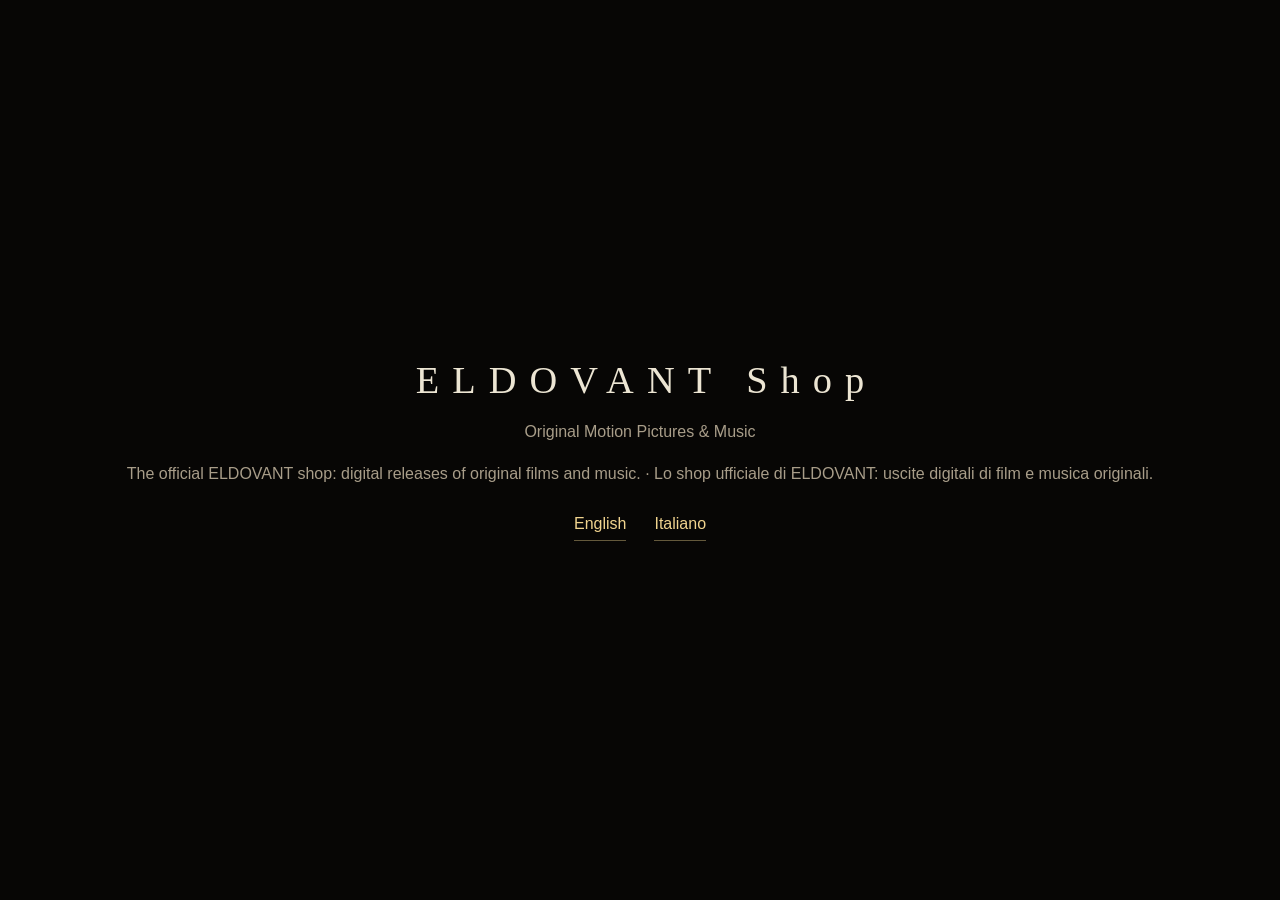
<file: index.html>
<!DOCTYPE html>
<html lang="en">
<head>
<meta charset="utf-8">
<meta name="viewport" content="width=device-width, initial-scale=1">
<title>ELDOVANT Shop — Original Motion Pictures &amp; Music</title>
<meta name="description" content="The official ELDOVANT shop: digital releases of original films and music.">
<!-- build:seo:start -->
<link rel="canonical" href="https://shop.eldovant.com/">
<link rel="alternate" hreflang="en" href="https://shop.eldovant.com/en/">
<link rel="alternate" hreflang="it" href="https://shop.eldovant.com/it/">
<link rel="alternate" hreflang="x-default" href="https://shop.eldovant.com/">
<meta property="og:type" content="website">
<meta property="og:site_name" content="ELDOVANT Shop">
<meta property="og:title" content="ELDOVANT Shop — Original Motion Pictures &amp; Music">
<meta property="og:description" content="The official ELDOVANT shop: digital releases of original films and music.">
<meta property="og:url" content="https://shop.eldovant.com/">
<meta property="og:locale" content="en_US">
<meta property="og:locale:alternate" content="it_IT">
<meta property="og:image" content="https://shop.eldovant.com/assets/og-brand.jpg">
<meta property="og:image:width" content="1200">
<meta property="og:image:height" content="630">
<meta name="twitter:card" content="summary_large_image">
<script type="application/ld+json">{"@context":"https://schema.org","@type":"Organization","@id":"https://www.eldovant.com/#organization","name":"ELDOVANT","alternateName":["Eldovant"],"url":"https://www.eldovant.com/","logo":"https://www.eldovant.com/apple-touch-icon.png","slogan":"Original Motion Pictures & Music","sameAs":["https://www.youtube.com/@eldovant","https://www.instagram.com/eldovant","https://www.tiktok.com/@eldovant","https://www.facebook.com/eldovant","https://x.com/eldovant"]}</script>
<script type="application/ld+json">{"@context":"https://schema.org","@type":"WebSite","@id":"https://shop.eldovant.com/#website","name":"ELDOVANT Shop","alternateName":["Eldovant Shop","ELDOVANT"],"url":"https://shop.eldovant.com/","inLanguage":["en","it"],"publisher":{"@id":"https://www.eldovant.com/#organization"}}</script>
<!-- build:seo:end -->
<meta name="color-scheme" content="dark light">
<link rel="icon" href="/favicon.ico" sizes="48x48 96x96 144x144">
<link rel="icon" type="image/png" href="/favicon-48x48.png" sizes="48x48">
<link rel="icon" type="image/png" href="/favicon-96x96.png" sizes="96x96">
<link rel="icon" type="image/png" href="/favicon.png" sizes="192x192">
<link rel="apple-touch-icon" href="/apple-touch-icon.png" sizes="180x180">
<style>
  body{margin:0;min-height:100svh;display:grid;place-items:center;background:#070605;color:#ece5d3;font:400 16px/1.5 -apple-system,BlinkMacSystemFont,'Segoe UI',Helvetica,Arial,sans-serif;text-align:center}
  main{display:grid;gap:18px;padding:32px}
  h1{margin:0;font:300 clamp(1.25rem,5vw,2.4rem)/1.1 Georgia,'Times New Roman',serif;letter-spacing:.34em;padding-left:.34em;overflow-wrap:anywhere}
  p{margin:0;color:#a89d89}
  nav{display:flex;gap:28px;justify-content:center;margin-top:8px}
  a{color:#f1d48f;text-decoration:none;border-bottom:1px solid rgba(241,212,143,.4);padding-bottom:4px}
  a:hover,a:focus-visible{border-bottom-color:#f1d48f}
</style>
<script>
/* Entry point only. People arriving here are sent, in ONE step, to the right language:
   1) the language they chose with the switcher (eld-lang), 2) the browser's preferred language, 3) English.
   Every localized URL (/en/…, /it/…) is a real page that never redirects, so search engines can index both.
   The links below are real links: this page also works without JavaScript. */
(function(){
  /* Search-engine and link-preview crawlers are never redirected: they read this page as it is and follow the real /en/ and /it/ links. */
  var ua=navigator.userAgent||''; if(/bot|crawl|spider|slurp|google|bing|yandex|baidu|duckduck|yahoo|seznam|naver|applebot|petalbot|ahrefs|semrush|facebookexternalhit|twitter|linkedin|whatsapp|telegram|slackbot|discord|embedly|preview|lighthouse|pagespeed|inspection|gtmetrix|headless|phantom/i.test(ua)) return;
  try{
    var lang=null;
    try{ var s=localStorage.getItem('eld-lang'); if(s==='it'||s==='en') lang=s; }catch(e){}
    if(!lang){
      var list=(navigator.languages&&navigator.languages.length)?navigator.languages:[navigator.language||'en'];
      for(var i=0;i<list.length&&!lang;i++){ var m=/^(it|en)\b/i.exec(list[i]||''); if(m) lang=m[1].toLowerCase(); }
    }
    location.replace('/'+(lang||'en')+'/'+location.search+location.hash);
  }catch(e){}
})();
</script>
</head>
<body>
<main>
  <h1>ELDOVANT Shop</h1>
  <p>Original Motion Pictures &amp; Music</p>
  <p>The official ELDOVANT shop: digital releases of original films and music. · Lo shop ufficiale di ELDOVANT: uscite digitali di film e musica originali.</p>
  <nav aria-label="Language"><a href="/en/" hreflang="en" lang="en">English</a><a href="/it/" hreflang="it" lang="it">Italiano</a></nav>
</main>
</body>
</html>
</file>
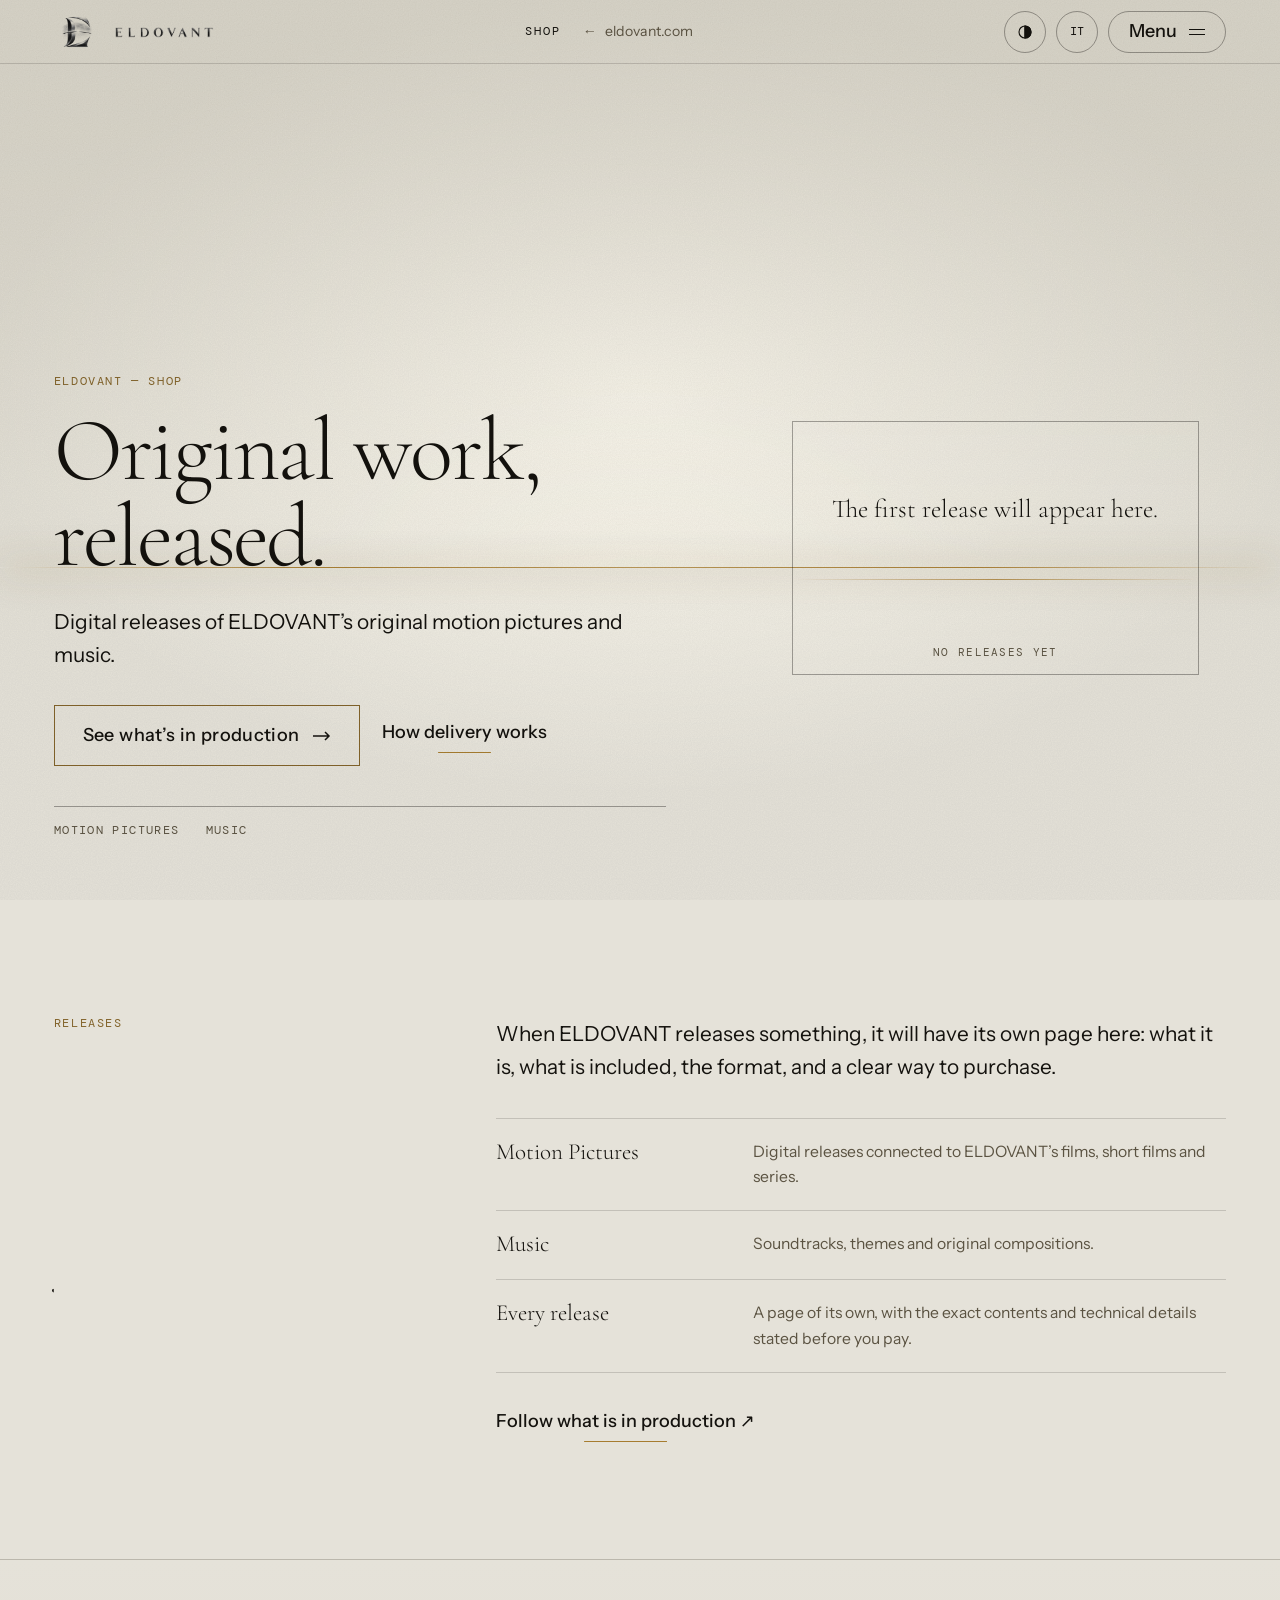
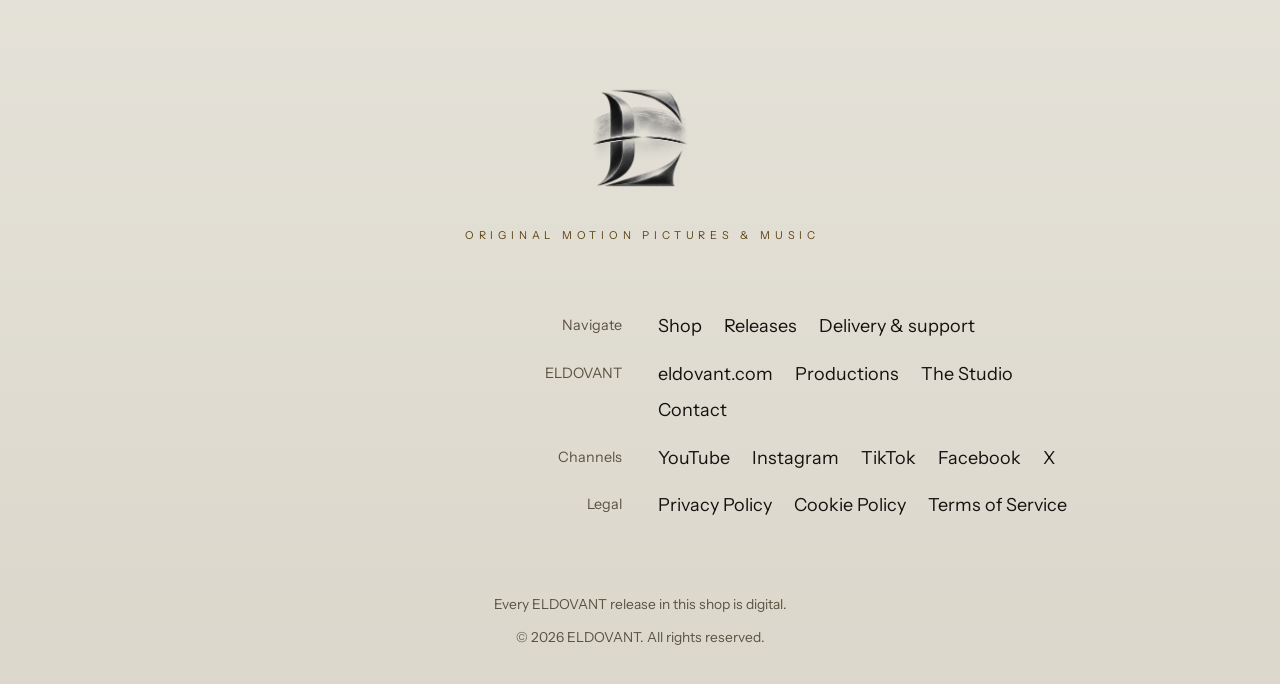
<file: en/index.html>
<!DOCTYPE html>
<html lang="en" data-theme="dark">
<head>
<meta charset="utf-8">
<meta name="viewport" content="width=device-width, initial-scale=1, viewport-fit=cover">
<title>ELDOVANT Shop — Digital releases of original motion pictures &amp; music</title>
<meta name="description" content="The official ELDOVANT shop: digital releases of original motion pictures and music.">
<!-- build:seo:start -->
<link rel="canonical" href="https://shop.eldovant.com/en/">
<link rel="alternate" hreflang="en" href="https://shop.eldovant.com/en/">
<link rel="alternate" hreflang="it" href="https://shop.eldovant.com/it/">
<link rel="alternate" hreflang="x-default" href="https://shop.eldovant.com/">
<meta property="og:type" content="website">
<meta property="og:site_name" content="ELDOVANT Shop">
<meta property="og:title" content="ELDOVANT Shop — Digital releases of original motion pictures &amp; music">
<meta property="og:description" content="The official ELDOVANT shop: digital releases of original motion pictures and music.">
<meta property="og:url" content="https://shop.eldovant.com/en/">
<meta property="og:locale" content="en_US">
<meta property="og:locale:alternate" content="it_IT">
<meta property="og:image" content="https://shop.eldovant.com/assets/og-brand.jpg">
<meta property="og:image:width" content="1200">
<meta property="og:image:height" content="630">
<meta name="twitter:card" content="summary_large_image">
<meta name="twitter:title" content="ELDOVANT Shop — Digital releases of original motion pictures &amp; music">
<meta name="twitter:description" content="The official ELDOVANT shop: digital releases of original motion pictures and music.">
<meta name="twitter:image" content="https://shop.eldovant.com/assets/og-brand.jpg">
<script type="application/ld+json">{"@context":"https://schema.org","@type":"Organization","@id":"https://www.eldovant.com/#organization","name":"ELDOVANT","alternateName":["Eldovant"],"url":"https://www.eldovant.com/","logo":"https://www.eldovant.com/apple-touch-icon.png","slogan":"Original Motion Pictures & Music","sameAs":["https://www.youtube.com/@eldovant","https://www.instagram.com/eldovant","https://www.tiktok.com/@eldovant","https://www.facebook.com/eldovant","https://x.com/eldovant"]}</script>
<script type="application/ld+json">{"@context":"https://schema.org","@type":"WebSite","@id":"https://shop.eldovant.com/#website","name":"ELDOVANT Shop","alternateName":["Eldovant Shop","ELDOVANT"],"url":"https://shop.eldovant.com/","inLanguage":["en","it"],"publisher":{"@id":"https://www.eldovant.com/#organization"}}</script>
<!-- build:seo:end -->
<meta name="color-scheme" content="dark light">
<meta name="theme-color" content="#070605" media="(prefers-color-scheme: dark)">
<meta name="theme-color" content="#e5e2d9" media="(prefers-color-scheme: light)">
<link rel="icon" href="/favicon.ico" sizes="48x48 96x96 144x144">
<link rel="icon" type="image/png" href="/favicon-48x48.png" sizes="48x48">
<link rel="icon" type="image/png" href="/favicon-96x96.png" sizes="96x96">
<link rel="icon" type="image/png" href="/favicon.png" sizes="192x192">
<link rel="apple-touch-icon" href="/apple-touch-icon.png" sizes="180x180">
<link rel="preload" href="/assets/fonts/CormorantGaramond-300.woff2" as="font" type="font/woff2" crossorigin>
<link rel="preload" href="/assets/fonts/InstrumentSans-400.woff2" as="font" type="font/woff2" crossorigin>
<script>
/* Runs before first paint: theme, motion preference, opening state. */
(function(){
  var d=document.documentElement; d.classList.add('js');
  var t=null; try{t=localStorage.getItem('eld-theme')}catch(e){}
  if(t!=='light'&&t!=='dark'){t=(window.matchMedia&&matchMedia('(prefers-color-scheme: light)').matches)?'light':'dark'}
  d.setAttribute('data-theme',t);
  var rm=window.matchMedia&&matchMedia('(prefers-reduced-motion: reduce)').matches; if(rm)d.classList.add('rm');
  var seen=false; try{seen=sessionStorage.getItem('eld-open-shop')==='1'}catch(e){}
  try{var lx=JSON.parse(sessionStorage.getItem('eld-lx')||'null'); sessionStorage.removeItem('eld-lx');
    if(lx&&!rm&&Date.now()-lx.t<8000&&lx.to===location.pathname.replace(/index\.html$/,'')){d.classList.add('lx-in','lx-arrive');seen=true}}catch(e){}
  if(!rm&&!seen)d.classList.add('open');
})();
</script>
<link rel="stylesheet" href="/shop.css">
</head>
<body>
<a class="skip" href="#main">Skip to content</a>
<header class="hdr" id="hdr">
  <a class="brand" href="/en/" aria-label="ELDOVANT Shop — home"><img class="brand-e dk" src="/assets/brand/brand-e-dk.webp" alt="" width="200" height="215"><img class="brand-e lt" src="/assets/brand/brand-e-lt.webp" alt="" width="200" height="215"><img class="brand-w dk" src="/assets/brand/brand-w-dk.webp" alt="ELDOVANT" width="1070" height="117"><img class="brand-w lt" src="/assets/brand/brand-w-lt.webp" alt="ELDOVANT" width="1070" height="117"></a>
  <div class="hdr-mid"><span class="where">Shop</span><a class="back" href="https://www.eldovant.com/en/"><span aria-hidden="true">←</span> eldovant.com</a></div>
  <div class="hdr-ctl">
    <button class="ibtn" id="btnTheme" type="button" aria-label="Switch to light mode"><svg viewBox="0 0 24 24" aria-hidden="true"><circle cx="12" cy="12" r="8"/><path d="M12 4v16"/><path d="M12 4a8 8 0 0 1 0 16z" fill="currentColor"/></svg></button>
    <span class="lswitch"><a id="btnLang" href="/it/" aria-label="Passa alla versione italiana" hreflang="it" lang="it" rel="alternate">IT</a></span>
    <button class="mbtn" id="btnMenu" type="button" aria-haspopup="dialog" aria-controls="menu">Menu<i aria-hidden="true"></i></button>
  </div>
  <div class="hdr-line" aria-hidden="true"><i id="prog"></i></div>
</header>
<dialog class="menu" id="menu" aria-label="Shop menu">
  <div class="menu-in">
    <div class="menu-top">
      <a class="brand" href="/en/" aria-label="ELDOVANT Shop — home"><img class="brand-e dk" src="/assets/brand/brand-e-dk.webp" alt="" width="200" height="215"><img class="brand-e lt" src="/assets/brand/brand-e-lt.webp" alt="" width="200" height="215"><img class="brand-w dk" src="/assets/brand/brand-w-dk.webp" alt="ELDOVANT" width="1070" height="117"><img class="brand-w lt" src="/assets/brand/brand-w-lt.webp" alt="ELDOVANT" width="1070" height="117"></a>
      <button class="mbtn" id="menuClose" type="button">Close<i aria-hidden="true"></i></button>
    </div>
    <div class="menu-body">
      <nav aria-label="Shop"><ul class="menu-main">
        <li><a href="/en/" aria-current="page">Shop</a></li>
        <li><a href="/en/products/">Releases</a></li>
        <li><a href="/en/delivery/">Delivery &amp; support</a></li>
        <li><a href="https://www.eldovant.com/en/">eldovant.com <small>Main site ↗</small></a></li>
      </ul></nav>
      <nav class="menu-side" aria-label="On eldovant.com">
        <h2>On eldovant.com</h2>
        <ul><li><a href="https://www.eldovant.com/en/productions/"><span>Productions</span><span aria-hidden="true">↗</span></a></li><li><a href="https://www.eldovant.com/en/studio/"><span>The Studio</span><span aria-hidden="true">↗</span></a></li><li><a href="https://www.eldovant.com/en/contact/"><span>Contact</span><span aria-hidden="true">↗</span></a></li></ul>
      </nav>
    </div>
    <div class="menu-foot"><span>Original Motion Pictures &amp; Music</span><span><a href="https://www.eldovant.com/en/privacy-policy/">Privacy Policy</a><a href="https://www.eldovant.com/en/terms-of-service/">Terms of Service</a></span></div>
  </div>
</dialog>
<main id="main">
<section class="sh-hero" aria-labelledby="h1" data-scene>
  <div class="sh-horizon" aria-hidden="true"></div>
  <div class="sh-grid">
    <div>
      <p class="eyebrow first">ELDOVANT — Shop</p>
      <h1 class="display sh-title" id="h1"><span>Original work,</span><span>released.</span></h1>
      <p class="sh-sub">Digital releases of ELDOVANT’s original motion pictures and music.</p>
      <div class="sh-cta"><a class="cta" href="https://www.eldovant.com/en/productions/"><span>See what’s in production</span><svg class="arr" viewBox="0 0 18 10" aria-hidden="true"><path d="M0 5h16M12 1l4 4-4 4"/></svg></a><a class="tlink" href="/en/delivery/">How delivery works</a></div>
      <div class="sh-pillars" aria-label="Original Motion Pictures &amp; Music"><span>Motion Pictures</span><span>Music</span></div>
    </div>
    <div class="sh-frame"><div class="sh-screen"><p>The first release will appear here.</p><small>No releases yet</small></div></div>
  </div>
</section>
<section class="sec" id="releases" aria-labelledby="eH"><div class="wrap"><div class="opening">
  <div><p class="eyebrow">Releases</p><h2 class="display wipe" id="eH" style="margin-top:16px">The shop is open. The first release is not yet.</h2></div>
  <div><p class="lead" style="margin-bottom:34px">When ELDOVANT releases something, it will have its own page here: what it is, what is included, the format, and a clear way to purchase.</p>
  <dl class="opening-rows"><div><dt>Motion Pictures</dt><dd>Digital releases connected to ELDOVANT’s films, short films and series.</dd></div><div><dt>Music</dt><dd>Soundtracks, themes and original compositions.</dd></div><div><dt>Every release</dt><dd>A page of its own, with the exact contents and technical details stated before you pay.</dd></div></dl>
  <p style="margin-top:34px"><a class="tlink" href="https://www.eldovant.com/en/productions/">Follow what is in production ↗</a></p></div>
</div></div></section>
</main>

<footer class="credits" id="credits">
  <img class="mark dk" src="/assets/brand/brand-e-dk.webp" alt="" width="200" height="215"><img class="mark lt" src="/assets/brand/brand-e-lt.webp" alt="" width="200" height="215">
  <p class="cap">Original Motion Pictures &amp; Music</p>
  <dl class="roll">
    <dt>Navigate</dt><dd><a href="/en/">Shop</a><a href="/en/products/">Releases</a><a href="/en/delivery/">Delivery &amp; support</a></dd>
    <dt>ELDOVANT</dt><dd><a href="https://www.eldovant.com/en/">eldovant.com</a><a href="https://www.eldovant.com/en/productions/">Productions</a><a href="https://www.eldovant.com/en/studio/">The Studio</a><a href="https://www.eldovant.com/en/contact/">Contact</a></dd>
    <dt>Channels</dt><dd><a href="https://www.youtube.com/@eldovant" target="_blank" rel="noopener noreferrer" aria-label="ELDOVANT on YouTube">YouTube</a><a href="https://www.instagram.com/eldovant" target="_blank" rel="noopener noreferrer" aria-label="ELDOVANT on Instagram">Instagram</a><a href="https://www.tiktok.com/@eldovant" target="_blank" rel="noopener noreferrer" aria-label="ELDOVANT on TikTok">TikTok</a><a href="https://www.facebook.com/eldovant" target="_blank" rel="noopener noreferrer" aria-label="ELDOVANT on Facebook">Facebook</a><a href="https://x.com/eldovant" target="_blank" rel="noopener noreferrer" aria-label="ELDOVANT on X">X</a></dd>
    <dt>Legal</dt><dd><a href="https://www.eldovant.com/en/privacy-policy/">Privacy Policy</a><a href="https://www.eldovant.com/en/cookie-policy/">Cookie Policy</a><a href="https://www.eldovant.com/en/terms-of-service/">Terms of Service</a></dd>
  </dl>
  <div class="fine"><span>Every ELDOVANT release in this shop is digital.</span><span>© <span id="year">2026</span> ELDOVANT. All rights reserved.</span></div>
</footer>
<script src="/shop.js" defer></script>
</body>
</html>
</file>
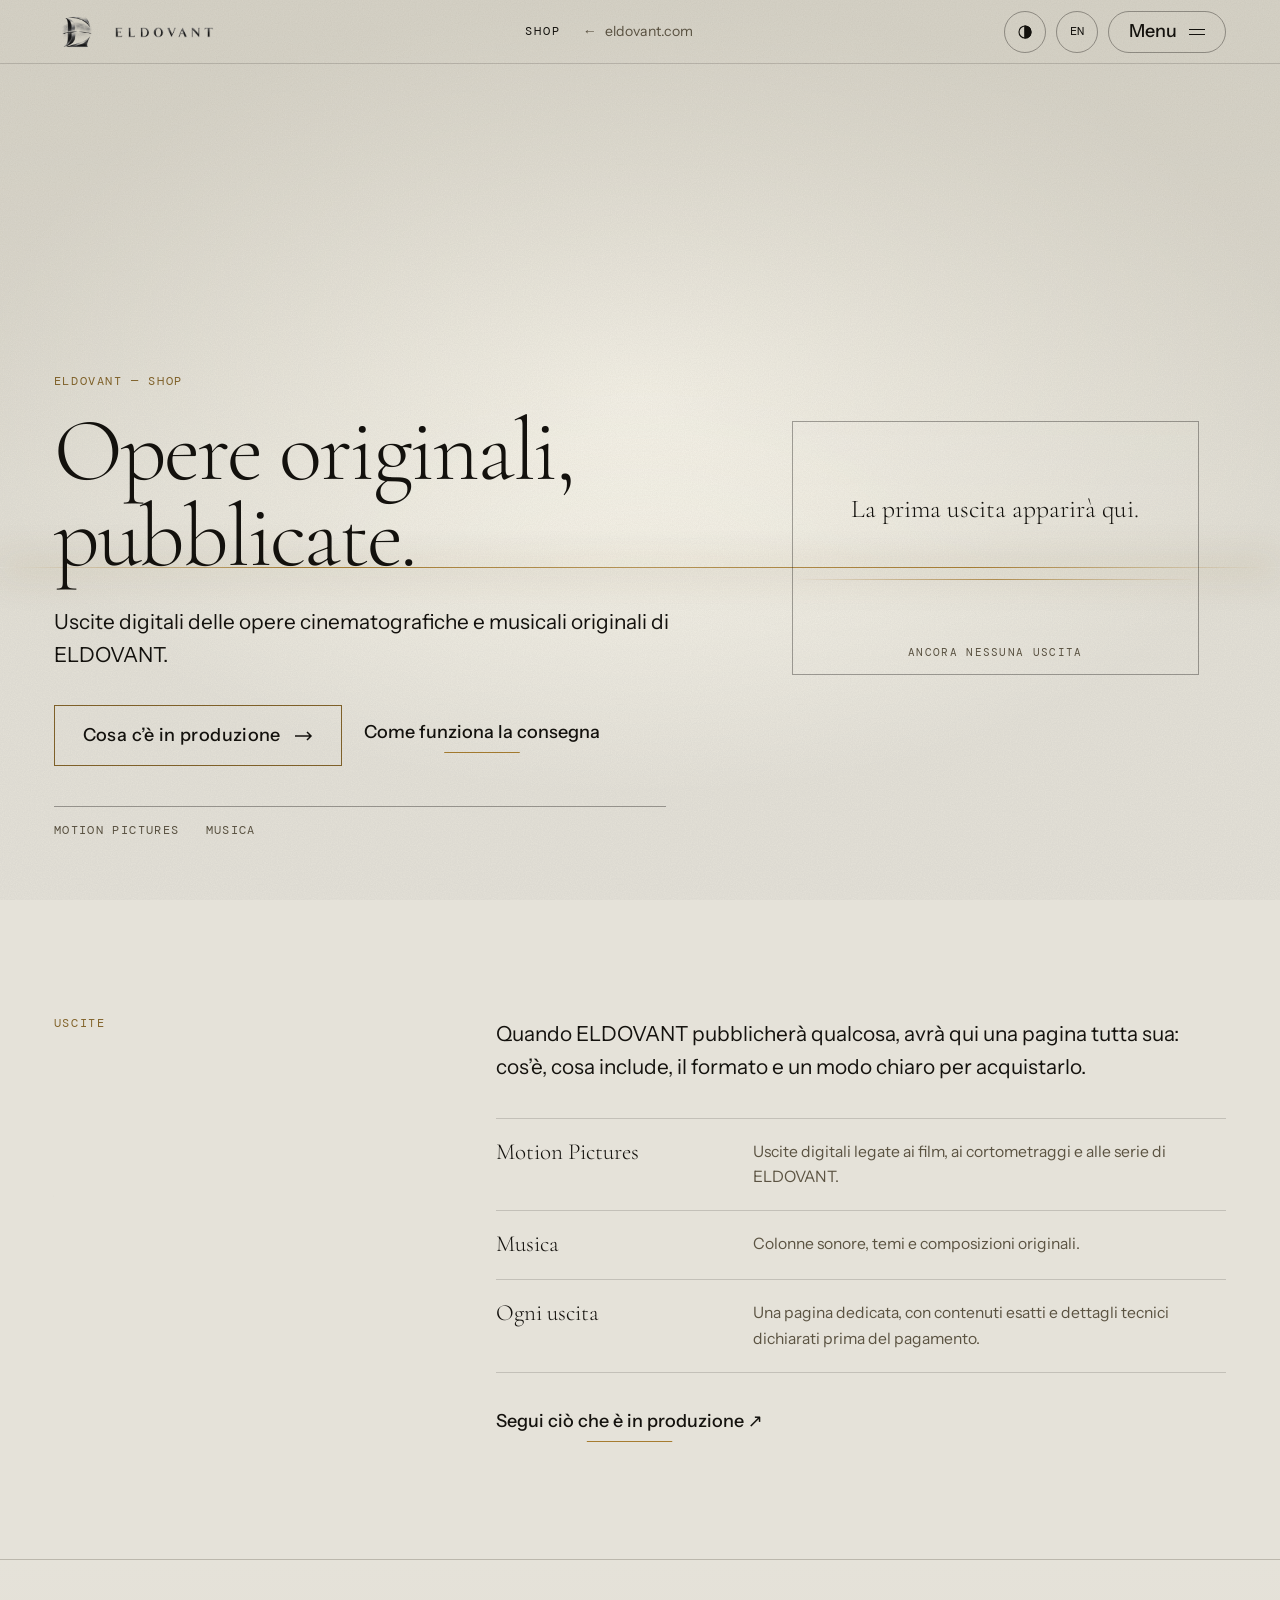
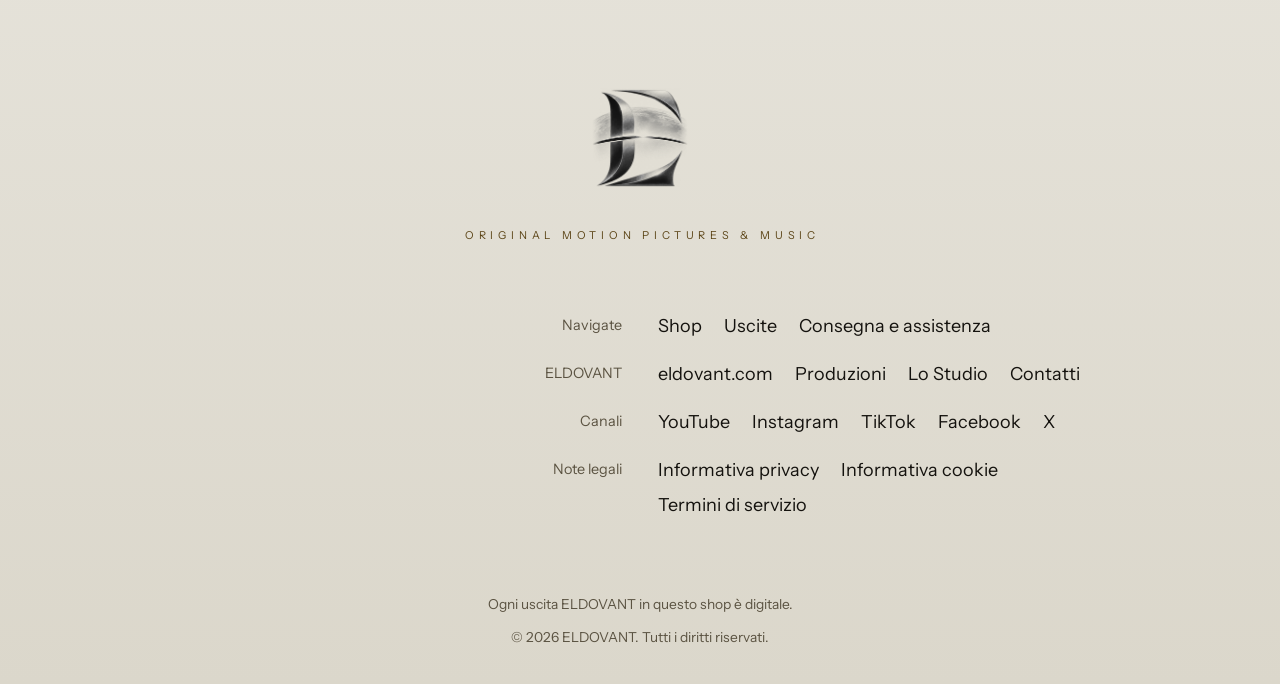
<file: it/index.html>
<!DOCTYPE html>
<html lang="it" data-theme="dark">
<head>
<meta charset="utf-8">
<meta name="viewport" content="width=device-width, initial-scale=1, viewport-fit=cover">
<title>ELDOVANT Shop — Uscite digitali di film e musica originali</title>
<meta name="description" content="Lo shop ufficiale ELDOVANT: uscite digitali di opere cinematografiche e musicali originali.">
<!-- build:seo:start -->
<link rel="canonical" href="https://shop.eldovant.com/it/">
<link rel="alternate" hreflang="en" href="https://shop.eldovant.com/en/">
<link rel="alternate" hreflang="it" href="https://shop.eldovant.com/it/">
<link rel="alternate" hreflang="x-default" href="https://shop.eldovant.com/">
<meta property="og:type" content="website">
<meta property="og:site_name" content="ELDOVANT Shop">
<meta property="og:title" content="ELDOVANT Shop — Uscite digitali di film e musica originali">
<meta property="og:description" content="Lo shop ufficiale ELDOVANT: uscite digitali di opere cinematografiche e musicali originali.">
<meta property="og:url" content="https://shop.eldovant.com/it/">
<meta property="og:locale" content="it_IT">
<meta property="og:locale:alternate" content="en_US">
<meta property="og:image" content="https://shop.eldovant.com/assets/og-brand.jpg">
<meta property="og:image:width" content="1200">
<meta property="og:image:height" content="630">
<meta name="twitter:card" content="summary_large_image">
<meta name="twitter:title" content="ELDOVANT Shop — Uscite digitali di film e musica originali">
<meta name="twitter:description" content="Lo shop ufficiale ELDOVANT: uscite digitali di opere cinematografiche e musicali originali.">
<meta name="twitter:image" content="https://shop.eldovant.com/assets/og-brand.jpg">
<script type="application/ld+json">{"@context":"https://schema.org","@type":"Organization","@id":"https://www.eldovant.com/#organization","name":"ELDOVANT","alternateName":["Eldovant"],"url":"https://www.eldovant.com/","logo":"https://www.eldovant.com/apple-touch-icon.png","slogan":"Original Motion Pictures & Music","sameAs":["https://www.youtube.com/@eldovant","https://www.instagram.com/eldovant","https://www.tiktok.com/@eldovant","https://www.facebook.com/eldovant","https://x.com/eldovant"]}</script>
<script type="application/ld+json">{"@context":"https://schema.org","@type":"WebSite","@id":"https://shop.eldovant.com/#website","name":"ELDOVANT Shop","alternateName":["Eldovant Shop","ELDOVANT"],"url":"https://shop.eldovant.com/","inLanguage":["en","it"],"publisher":{"@id":"https://www.eldovant.com/#organization"}}</script>
<!-- build:seo:end -->
<meta name="color-scheme" content="dark light">
<meta name="theme-color" content="#070605" media="(prefers-color-scheme: dark)">
<meta name="theme-color" content="#e5e2d9" media="(prefers-color-scheme: light)">
<link rel="icon" href="/favicon.ico" sizes="48x48 96x96 144x144">
<link rel="icon" type="image/png" href="/favicon-48x48.png" sizes="48x48">
<link rel="icon" type="image/png" href="/favicon-96x96.png" sizes="96x96">
<link rel="icon" type="image/png" href="/favicon.png" sizes="192x192">
<link rel="apple-touch-icon" href="/apple-touch-icon.png" sizes="180x180">
<link rel="preload" href="/assets/fonts/CormorantGaramond-300.woff2" as="font" type="font/woff2" crossorigin>
<link rel="preload" href="/assets/fonts/InstrumentSans-400.woff2" as="font" type="font/woff2" crossorigin>
<script>
/* Runs before first paint: theme, motion preference, opening state. */
(function(){
  var d=document.documentElement; d.classList.add('js');
  var t=null; try{t=localStorage.getItem('eld-theme')}catch(e){}
  if(t!=='light'&&t!=='dark'){t=(window.matchMedia&&matchMedia('(prefers-color-scheme: light)').matches)?'light':'dark'}
  d.setAttribute('data-theme',t);
  var rm=window.matchMedia&&matchMedia('(prefers-reduced-motion: reduce)').matches; if(rm)d.classList.add('rm');
  var seen=false; try{seen=sessionStorage.getItem('eld-open-shop')==='1'}catch(e){}
  try{var lx=JSON.parse(sessionStorage.getItem('eld-lx')||'null'); sessionStorage.removeItem('eld-lx');
    if(lx&&!rm&&Date.now()-lx.t<8000&&lx.to===location.pathname.replace(/index\.html$/,'')){d.classList.add('lx-in','lx-arrive');seen=true}}catch(e){}
  if(!rm&&!seen)d.classList.add('open');
})();
</script>
<link rel="stylesheet" href="/shop.css">
</head>
<body>
<a class="skip" href="#main">Vai al contenuto</a>
<header class="hdr" id="hdr">
  <a class="brand" href="/it/" aria-label="ELDOVANT Shop — home"><img class="brand-e dk" src="/assets/brand/brand-e-dk.webp" alt="" width="200" height="215"><img class="brand-e lt" src="/assets/brand/brand-e-lt.webp" alt="" width="200" height="215"><img class="brand-w dk" src="/assets/brand/brand-w-dk.webp" alt="ELDOVANT" width="1070" height="117"><img class="brand-w lt" src="/assets/brand/brand-w-lt.webp" alt="ELDOVANT" width="1070" height="117"></a>
  <div class="hdr-mid"><span class="where">Shop</span><a class="back" href="https://www.eldovant.com/it/"><span aria-hidden="true">←</span> eldovant.com</a></div>
  <div class="hdr-ctl">
    <button class="ibtn" id="btnTheme" type="button" aria-label="Passa alla modalità chiara"><svg viewBox="0 0 24 24" aria-hidden="true"><circle cx="12" cy="12" r="8"/><path d="M12 4v16"/><path d="M12 4a8 8 0 0 1 0 16z" fill="currentColor"/></svg></button>
    <span class="lswitch"><a id="btnLang" href="/en/" aria-label="Switch to the English version" hreflang="en" lang="en" rel="alternate">EN</a></span>
    <button class="mbtn" id="btnMenu" type="button" aria-haspopup="dialog" aria-controls="menu">Menu<i aria-hidden="true"></i></button>
  </div>
  <div class="hdr-line" aria-hidden="true"><i id="prog"></i></div>
</header>
<dialog class="menu" id="menu" aria-label="Menu dello shop">
  <div class="menu-in">
    <div class="menu-top">
      <a class="brand" href="/it/" aria-label="ELDOVANT Shop — home"><img class="brand-e dk" src="/assets/brand/brand-e-dk.webp" alt="" width="200" height="215"><img class="brand-e lt" src="/assets/brand/brand-e-lt.webp" alt="" width="200" height="215"><img class="brand-w dk" src="/assets/brand/brand-w-dk.webp" alt="ELDOVANT" width="1070" height="117"><img class="brand-w lt" src="/assets/brand/brand-w-lt.webp" alt="ELDOVANT" width="1070" height="117"></a>
      <button class="mbtn" id="menuClose" type="button">Chiudi<i aria-hidden="true"></i></button>
    </div>
    <div class="menu-body">
      <nav aria-label="Shop"><ul class="menu-main">
        <li><a href="/it/" aria-current="page">Shop</a></li>
        <li><a href="/it/prodotti/">Uscite</a></li>
        <li><a href="/it/consegna/">Consegna e assistenza</a></li>
        <li><a href="https://www.eldovant.com/it/">eldovant.com <small>Sito principale ↗</small></a></li>
      </ul></nav>
      <nav class="menu-side" aria-label="Su eldovant.com">
        <h2>Su eldovant.com</h2>
        <ul><li><a href="https://www.eldovant.com/it/produzioni/"><span>Produzioni</span><span aria-hidden="true">↗</span></a></li><li><a href="https://www.eldovant.com/it/studio/"><span>Lo Studio</span><span aria-hidden="true">↗</span></a></li><li><a href="https://www.eldovant.com/it/contatti/"><span>Contatti</span><span aria-hidden="true">↗</span></a></li></ul>
      </nav>
    </div>
    <div class="menu-foot"><span>Original Motion Pictures &amp; Music</span><span><a href="https://www.eldovant.com/it/informativa-privacy/">Informativa privacy</a><a href="https://www.eldovant.com/it/termini-di-servizio/">Termini di servizio</a></span></div>
  </div>
</dialog>
<main id="main">
<section class="sh-hero" aria-labelledby="h1" data-scene>
  <div class="sh-horizon" aria-hidden="true"></div>
  <div class="sh-grid">
    <div>
      <p class="eyebrow first">ELDOVANT — Shop</p>
      <h1 class="display sh-title" id="h1"><span>Opere originali,</span><span>pubblicate.</span></h1>
      <p class="sh-sub">Uscite digitali delle opere cinematografiche e musicali originali di ELDOVANT.</p>
      <div class="sh-cta"><a class="cta" href="https://www.eldovant.com/it/produzioni/"><span>Cosa c’è in produzione</span><svg class="arr" viewBox="0 0 18 10" aria-hidden="true"><path d="M0 5h16M12 1l4 4-4 4"/></svg></a><a class="tlink" href="/it/consegna/">Come funziona la consegna</a></div>
      <div class="sh-pillars" aria-label="Original Motion Pictures &amp; Music"><span>Motion Pictures</span><span>Musica</span></div>
    </div>
    <div class="sh-frame"><div class="sh-screen"><p>La prima uscita apparirà qui.</p><small>Ancora nessuna uscita</small></div></div>
  </div>
</section>
<section class="sec" id="releases" aria-labelledby="eH"><div class="wrap"><div class="opening">
  <div><p class="eyebrow">Uscite</p><h2 class="display wipe" id="eH" style="margin-top:16px">Lo shop è aperto. La prima uscita non ancora.</h2></div>
  <div><p class="lead" style="margin-bottom:34px">Quando ELDOVANT pubblicherà qualcosa, avrà qui una pagina tutta sua: cos’è, cosa include, il formato e un modo chiaro per acquistarlo.</p>
  <dl class="opening-rows"><div><dt>Motion Pictures</dt><dd>Uscite digitali legate ai film, ai cortometraggi e alle serie di ELDOVANT.</dd></div><div><dt>Musica</dt><dd>Colonne sonore, temi e composizioni originali.</dd></div><div><dt>Ogni uscita</dt><dd>Una pagina dedicata, con contenuti esatti e dettagli tecnici dichiarati prima del pagamento.</dd></div></dl>
  <p style="margin-top:34px"><a class="tlink" href="https://www.eldovant.com/it/produzioni/">Segui ciò che è in produzione ↗</a></p></div>
</div></div></section>
</main>

<footer class="credits" id="credits">
  <img class="mark dk" src="/assets/brand/brand-e-dk.webp" alt="" width="200" height="215"><img class="mark lt" src="/assets/brand/brand-e-lt.webp" alt="" width="200" height="215">
  <p class="cap">Original Motion Pictures &amp; Music</p>
  <dl class="roll">
    <dt>Navigate</dt><dd><a href="/it/">Shop</a><a href="/it/prodotti/">Uscite</a><a href="/it/consegna/">Consegna e assistenza</a></dd>
    <dt>ELDOVANT</dt><dd><a href="https://www.eldovant.com/it/">eldovant.com</a><a href="https://www.eldovant.com/it/produzioni/">Produzioni</a><a href="https://www.eldovant.com/it/studio/">Lo Studio</a><a href="https://www.eldovant.com/it/contatti/">Contatti</a></dd>
    <dt>Canali</dt><dd><a href="https://www.youtube.com/@eldovant" target="_blank" rel="noopener noreferrer" aria-label="ELDOVANT su YouTube">YouTube</a><a href="https://www.instagram.com/eldovant" target="_blank" rel="noopener noreferrer" aria-label="ELDOVANT su Instagram">Instagram</a><a href="https://www.tiktok.com/@eldovant" target="_blank" rel="noopener noreferrer" aria-label="ELDOVANT su TikTok">TikTok</a><a href="https://www.facebook.com/eldovant" target="_blank" rel="noopener noreferrer" aria-label="ELDOVANT su Facebook">Facebook</a><a href="https://x.com/eldovant" target="_blank" rel="noopener noreferrer" aria-label="ELDOVANT su X">X</a></dd>
    <dt>Note legali</dt><dd><a href="https://www.eldovant.com/it/informativa-privacy/">Informativa privacy</a><a href="https://www.eldovant.com/it/informativa-cookie/">Informativa cookie</a><a href="https://www.eldovant.com/it/termini-di-servizio/">Termini di servizio</a></dd>
  </dl>
  <div class="fine"><span>Ogni uscita ELDOVANT in questo shop è digitale.</span><span>© <span id="year">2026</span> ELDOVANT. Tutti i diritti riservati.</span></div>
</footer>
<script src="/shop.js" defer></script>
</body>
</html>
</file>
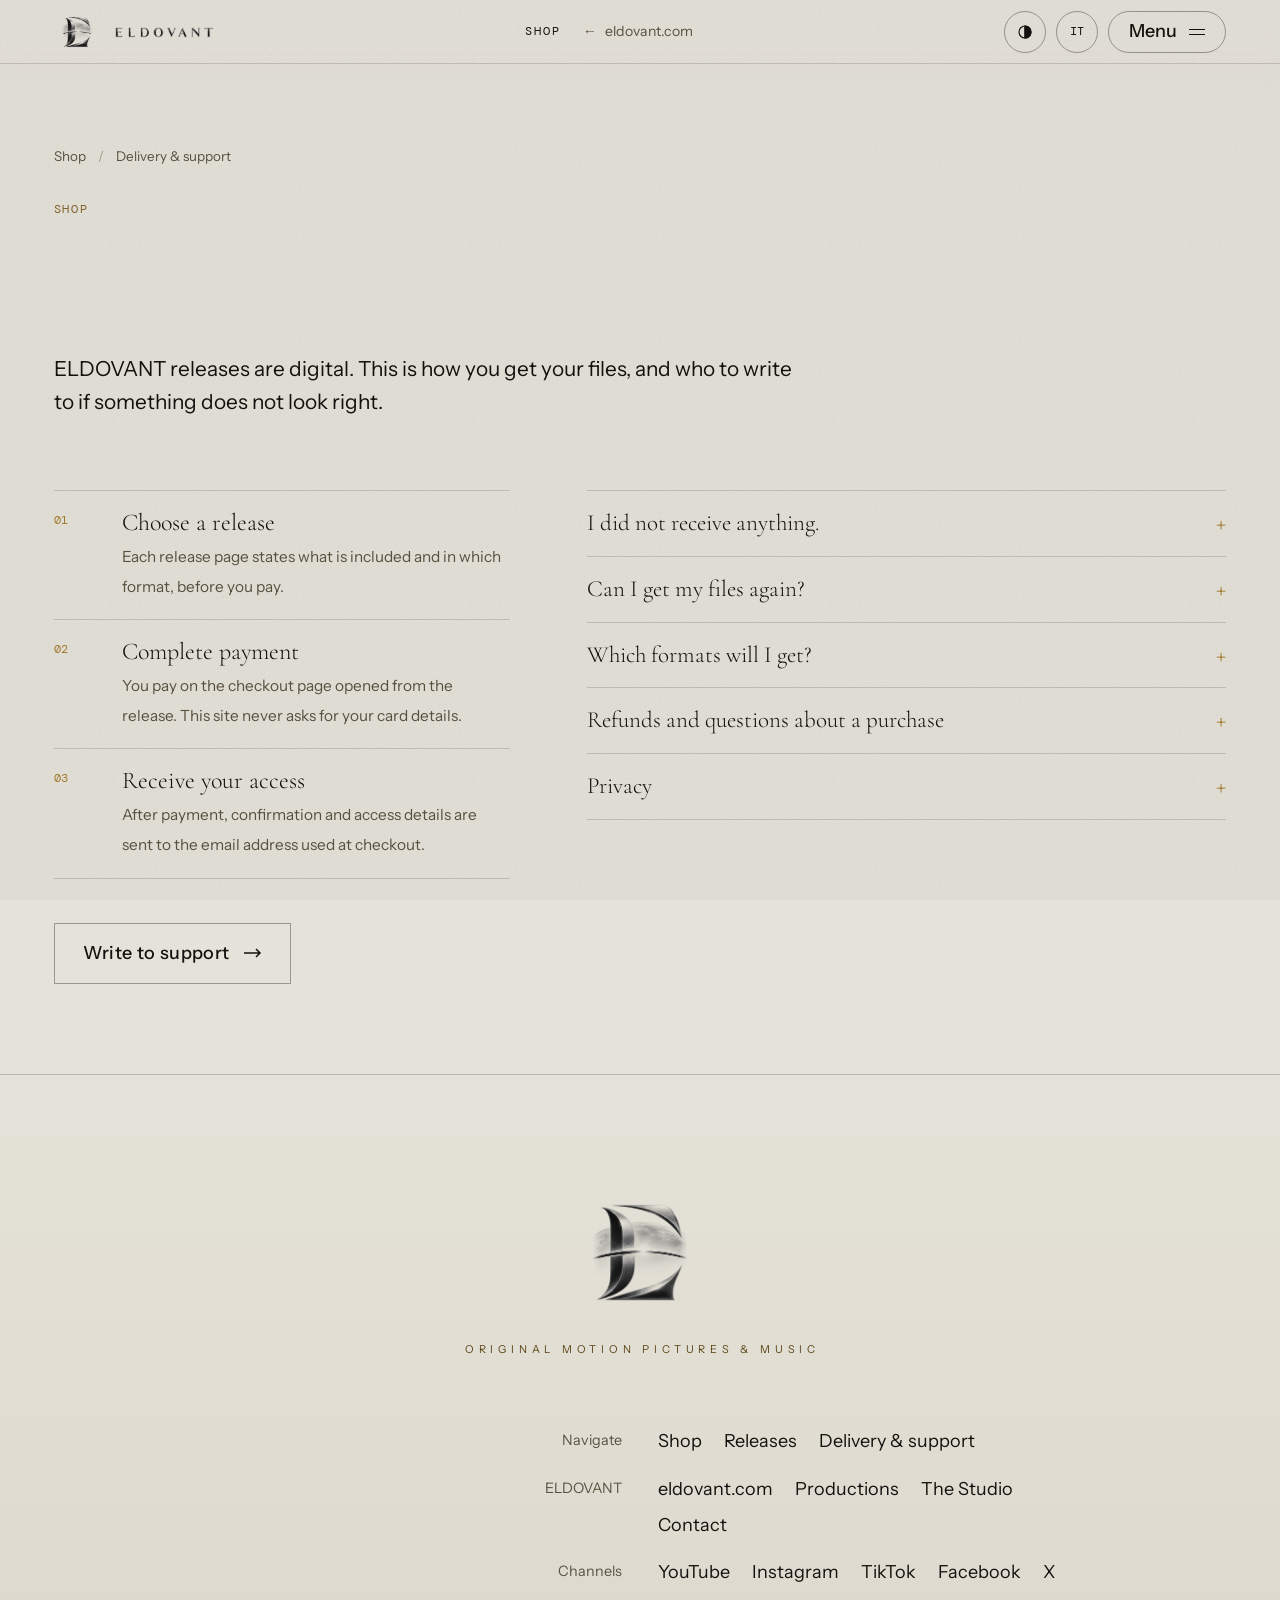
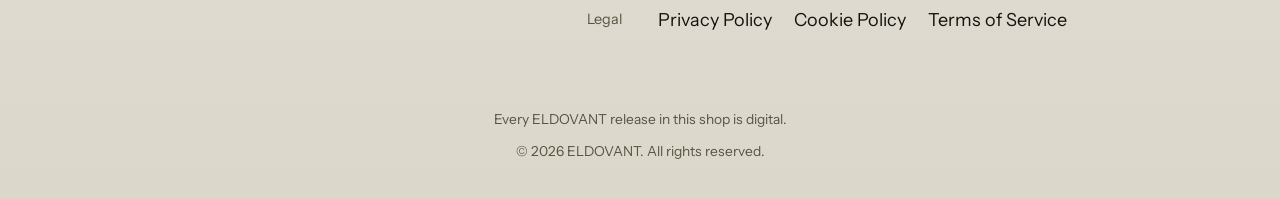
<file: en/delivery/index.html>
<!DOCTYPE html>
<html lang="en" data-theme="dark">
<head>
<meta charset="utf-8">
<meta name="viewport" content="width=device-width, initial-scale=1, viewport-fit=cover">
<title>ELDOVANT Shop — Delivery &amp; support</title>
<meta name="description" content="How ELDOVANT digital releases are delivered, and who to contact about a purchase.">
<!-- build:seo:start -->
<link rel="canonical" href="https://shop.eldovant.com/en/delivery/">
<link rel="alternate" hreflang="en" href="https://shop.eldovant.com/en/delivery/">
<link rel="alternate" hreflang="it" href="https://shop.eldovant.com/it/consegna/">
<link rel="alternate" hreflang="x-default" href="https://shop.eldovant.com/">
<meta property="og:type" content="website">
<meta property="og:site_name" content="ELDOVANT Shop">
<meta property="og:title" content="ELDOVANT Shop — Delivery &amp; support">
<meta property="og:description" content="How ELDOVANT digital releases are delivered, and who to contact about a purchase.">
<meta property="og:url" content="https://shop.eldovant.com/en/delivery/">
<meta property="og:locale" content="en_US">
<meta property="og:locale:alternate" content="it_IT">
<meta property="og:image" content="https://shop.eldovant.com/assets/og-brand.jpg">
<meta property="og:image:width" content="1200">
<meta property="og:image:height" content="630">
<meta name="twitter:card" content="summary_large_image">
<meta name="twitter:title" content="ELDOVANT Shop — Delivery &amp; support">
<meta name="twitter:description" content="How ELDOVANT digital releases are delivered, and who to contact about a purchase.">
<meta name="twitter:image" content="https://shop.eldovant.com/assets/og-brand.jpg">
<script type="application/ld+json">{"@context":"https://schema.org","@type":"Organization","@id":"https://www.eldovant.com/#organization","name":"ELDOVANT","alternateName":["Eldovant"],"url":"https://www.eldovant.com/","logo":"https://www.eldovant.com/apple-touch-icon.png","slogan":"Original Motion Pictures & Music","sameAs":["https://www.youtube.com/@eldovant","https://www.instagram.com/eldovant","https://www.tiktok.com/@eldovant","https://www.facebook.com/eldovant","https://x.com/eldovant"]}</script>
<script type="application/ld+json">{"@context":"https://schema.org","@type":"BreadcrumbList","itemListElement":[{"@type":"ListItem","position":1,"name":"Shop","item":"https://shop.eldovant.com/en/"},{"@type":"ListItem","position":2,"name":"Delivery & support","item":"https://shop.eldovant.com/en/delivery/"}]}</script>
<!-- build:seo:end -->
<meta name="color-scheme" content="dark light">
<meta name="theme-color" content="#070605" media="(prefers-color-scheme: dark)">
<meta name="theme-color" content="#e5e2d9" media="(prefers-color-scheme: light)">
<link rel="icon" href="/favicon.ico" sizes="48x48 96x96 144x144">
<link rel="icon" type="image/png" href="/favicon-48x48.png" sizes="48x48">
<link rel="icon" type="image/png" href="/favicon-96x96.png" sizes="96x96">
<link rel="icon" type="image/png" href="/favicon.png" sizes="192x192">
<link rel="apple-touch-icon" href="/apple-touch-icon.png" sizes="180x180">
<link rel="preload" href="/assets/fonts/CormorantGaramond-300.woff2" as="font" type="font/woff2" crossorigin>
<link rel="preload" href="/assets/fonts/InstrumentSans-400.woff2" as="font" type="font/woff2" crossorigin>
<script>
/* Runs before first paint: theme, motion preference, opening state. */
(function(){
  var d=document.documentElement; d.classList.add('js');
  var t=null; try{t=localStorage.getItem('eld-theme')}catch(e){}
  if(t!=='light'&&t!=='dark'){t=(window.matchMedia&&matchMedia('(prefers-color-scheme: light)').matches)?'light':'dark'}
  d.setAttribute('data-theme',t);
  var rm=window.matchMedia&&matchMedia('(prefers-reduced-motion: reduce)').matches; if(rm)d.classList.add('rm');
  var seen=false; try{seen=sessionStorage.getItem('eld-open-shop')==='1'}catch(e){}
  try{var lx=JSON.parse(sessionStorage.getItem('eld-lx')||'null'); sessionStorage.removeItem('eld-lx');
    if(lx&&!rm&&Date.now()-lx.t<8000&&lx.to===location.pathname.replace(/index\.html$/,'')){d.classList.add('lx-in','lx-arrive');seen=true}}catch(e){}
  
})();
</script>
<link rel="stylesheet" href="/shop.css">
</head>
<body>
<a class="skip" href="#main">Skip to content</a>
<header class="hdr always" id="hdr">
  <a class="brand" href="/en/" aria-label="ELDOVANT Shop — home"><img class="brand-e dk" src="/assets/brand/brand-e-dk.webp" alt="" width="200" height="215"><img class="brand-e lt" src="/assets/brand/brand-e-lt.webp" alt="" width="200" height="215"><img class="brand-w dk" src="/assets/brand/brand-w-dk.webp" alt="ELDOVANT" width="1070" height="117"><img class="brand-w lt" src="/assets/brand/brand-w-lt.webp" alt="ELDOVANT" width="1070" height="117"></a>
  <div class="hdr-mid"><span class="where">Shop</span><a class="back" href="https://www.eldovant.com/en/"><span aria-hidden="true">←</span> eldovant.com</a></div>
  <div class="hdr-ctl">
    <button class="ibtn" id="btnTheme" type="button" aria-label="Switch to light mode"><svg viewBox="0 0 24 24" aria-hidden="true"><circle cx="12" cy="12" r="8"/><path d="M12 4v16"/><path d="M12 4a8 8 0 0 1 0 16z" fill="currentColor"/></svg></button>
    <span class="lswitch"><a id="btnLang" href="/it/consegna/" aria-label="Passa alla versione italiana" hreflang="it" lang="it" rel="alternate">IT</a></span>
    <button class="mbtn" id="btnMenu" type="button" aria-haspopup="dialog" aria-controls="menu">Menu<i aria-hidden="true"></i></button>
  </div>
  <div class="hdr-line" aria-hidden="true"><i id="prog"></i></div>
</header>
<dialog class="menu" id="menu" aria-label="Shop menu">
  <div class="menu-in">
    <div class="menu-top">
      <a class="brand" href="/en/" aria-label="ELDOVANT Shop — home"><img class="brand-e dk" src="/assets/brand/brand-e-dk.webp" alt="" width="200" height="215"><img class="brand-e lt" src="/assets/brand/brand-e-lt.webp" alt="" width="200" height="215"><img class="brand-w dk" src="/assets/brand/brand-w-dk.webp" alt="ELDOVANT" width="1070" height="117"><img class="brand-w lt" src="/assets/brand/brand-w-lt.webp" alt="ELDOVANT" width="1070" height="117"></a>
      <button class="mbtn" id="menuClose" type="button">Close<i aria-hidden="true"></i></button>
    </div>
    <div class="menu-body">
      <nav aria-label="Shop"><ul class="menu-main">
        <li><a href="/en/">Shop</a></li>
        <li><a href="/en/products/">Releases</a></li>
        <li><a href="/en/delivery/" aria-current="page">Delivery &amp; support</a></li>
        <li><a href="https://www.eldovant.com/en/">eldovant.com <small>Main site ↗</small></a></li>
      </ul></nav>
      <nav class="menu-side" aria-label="On eldovant.com">
        <h2>On eldovant.com</h2>
        <ul><li><a href="https://www.eldovant.com/en/productions/"><span>Productions</span><span aria-hidden="true">↗</span></a></li><li><a href="https://www.eldovant.com/en/studio/"><span>The Studio</span><span aria-hidden="true">↗</span></a></li><li><a href="https://www.eldovant.com/en/contact/"><span>Contact</span><span aria-hidden="true">↗</span></a></li></ul>
      </nav>
    </div>
    <div class="menu-foot"><span>Original Motion Pictures &amp; Music</span><span><a href="https://www.eldovant.com/en/privacy-policy/">Privacy Policy</a><a href="https://www.eldovant.com/en/terms-of-service/">Terms of Service</a></span></div>
  </div>
</dialog>
<main id="main">
<section class="pg"><div class="wrap">
  <ol class="crumbs" aria-label="Breadcrumb"><li><a href="/en/">Shop</a></li><li aria-current="page">Delivery &amp; support</li></ol>
  <p class="eyebrow">Shop</p>
  <h1 class="display wipe">Delivery &amp; support</h1>
  <p class="lead">ELDOVANT releases are digital. This is how you get your files, and who to write to if something does not look right.</p>
  <div class="state-banner" id="orderState" role="status" hidden><h2></h2><p></p><div class="row"><a class="tlink" href="/en/products/">Browse the releases</a><a class="tlink" href="mailto:contact@eldovant.com">Write to support</a></div></div>
  <div class="od-grid">
    <ol class="steps"><li><div><b>Choose a release</b><span>Each release page states what is included and in which format, before you pay.</span></div></li><li><div><b>Complete payment</b><span>You pay on the checkout page opened from the release. This site never asks for your card details.</span></div></li><li><div><b>Receive your access</b><span>After payment, confirmation and access details are sent to the email address used at checkout.</span></div></li></ol>
    <div class="faq"><h2 class="sr-only">Questions</h2><details><summary>I did not receive anything.</summary><p>If nothing arrives within a few minutes, check your spam folder, then write to us with the email you used. <a class="tlink" href="mailto:contact@eldovant.com">contact@eldovant.com</a></p></details><details><summary>Can I get my files again?</summary><p>Keep your confirmation: it is the reference for your purchase. If you can no longer reach your files, write to <a class="tlink" href="mailto:contact@eldovant.com">contact@eldovant.com</a> with the email address used at purchase.</p></details><details><summary>Which formats will I get?</summary><p>Every release page lists the exact format and technical details.</p></details><details><summary>Refunds and questions about a purchase</summary><p>For any question about a purchase, write to <a class="tlink" href="mailto:contact@eldovant.com">contact@eldovant.com</a>.</p></details><details><summary>Privacy</summary><p>Read how personal data is handled on <a class="tlink" href="https://www.eldovant.com/en/privacy-policy/">the Privacy Policy</a>.</p></details></div>
  </div>
  <p style="margin-top:44px"><a class="cta ghost" href="mailto:contact@eldovant.com"><span>Write to support</span><svg class="arr" viewBox="0 0 18 10" aria-hidden="true"><path d="M0 5h16M12 1l4 4-4 4"/></svg></a></p>
</div></section>
</main>

<footer class="credits" id="credits">
  <img class="mark dk" src="/assets/brand/brand-e-dk.webp" alt="" width="200" height="215"><img class="mark lt" src="/assets/brand/brand-e-lt.webp" alt="" width="200" height="215">
  <p class="cap">Original Motion Pictures &amp; Music</p>
  <dl class="roll">
    <dt>Navigate</dt><dd><a href="/en/">Shop</a><a href="/en/products/">Releases</a><a href="/en/delivery/">Delivery &amp; support</a></dd>
    <dt>ELDOVANT</dt><dd><a href="https://www.eldovant.com/en/">eldovant.com</a><a href="https://www.eldovant.com/en/productions/">Productions</a><a href="https://www.eldovant.com/en/studio/">The Studio</a><a href="https://www.eldovant.com/en/contact/">Contact</a></dd>
    <dt>Channels</dt><dd><a href="https://www.youtube.com/@eldovant" target="_blank" rel="noopener noreferrer" aria-label="ELDOVANT on YouTube">YouTube</a><a href="https://www.instagram.com/eldovant" target="_blank" rel="noopener noreferrer" aria-label="ELDOVANT on Instagram">Instagram</a><a href="https://www.tiktok.com/@eldovant" target="_blank" rel="noopener noreferrer" aria-label="ELDOVANT on TikTok">TikTok</a><a href="https://www.facebook.com/eldovant" target="_blank" rel="noopener noreferrer" aria-label="ELDOVANT on Facebook">Facebook</a><a href="https://x.com/eldovant" target="_blank" rel="noopener noreferrer" aria-label="ELDOVANT on X">X</a></dd>
    <dt>Legal</dt><dd><a href="https://www.eldovant.com/en/privacy-policy/">Privacy Policy</a><a href="https://www.eldovant.com/en/cookie-policy/">Cookie Policy</a><a href="https://www.eldovant.com/en/terms-of-service/">Terms of Service</a></dd>
  </dl>
  <div class="fine"><span>Every ELDOVANT release in this shop is digital.</span><span>© <span id="year">2026</span> ELDOVANT. All rights reserved.</span></div>
</footer>
<script src="/shop.js" defer></script>
</body>
</html>
</file>
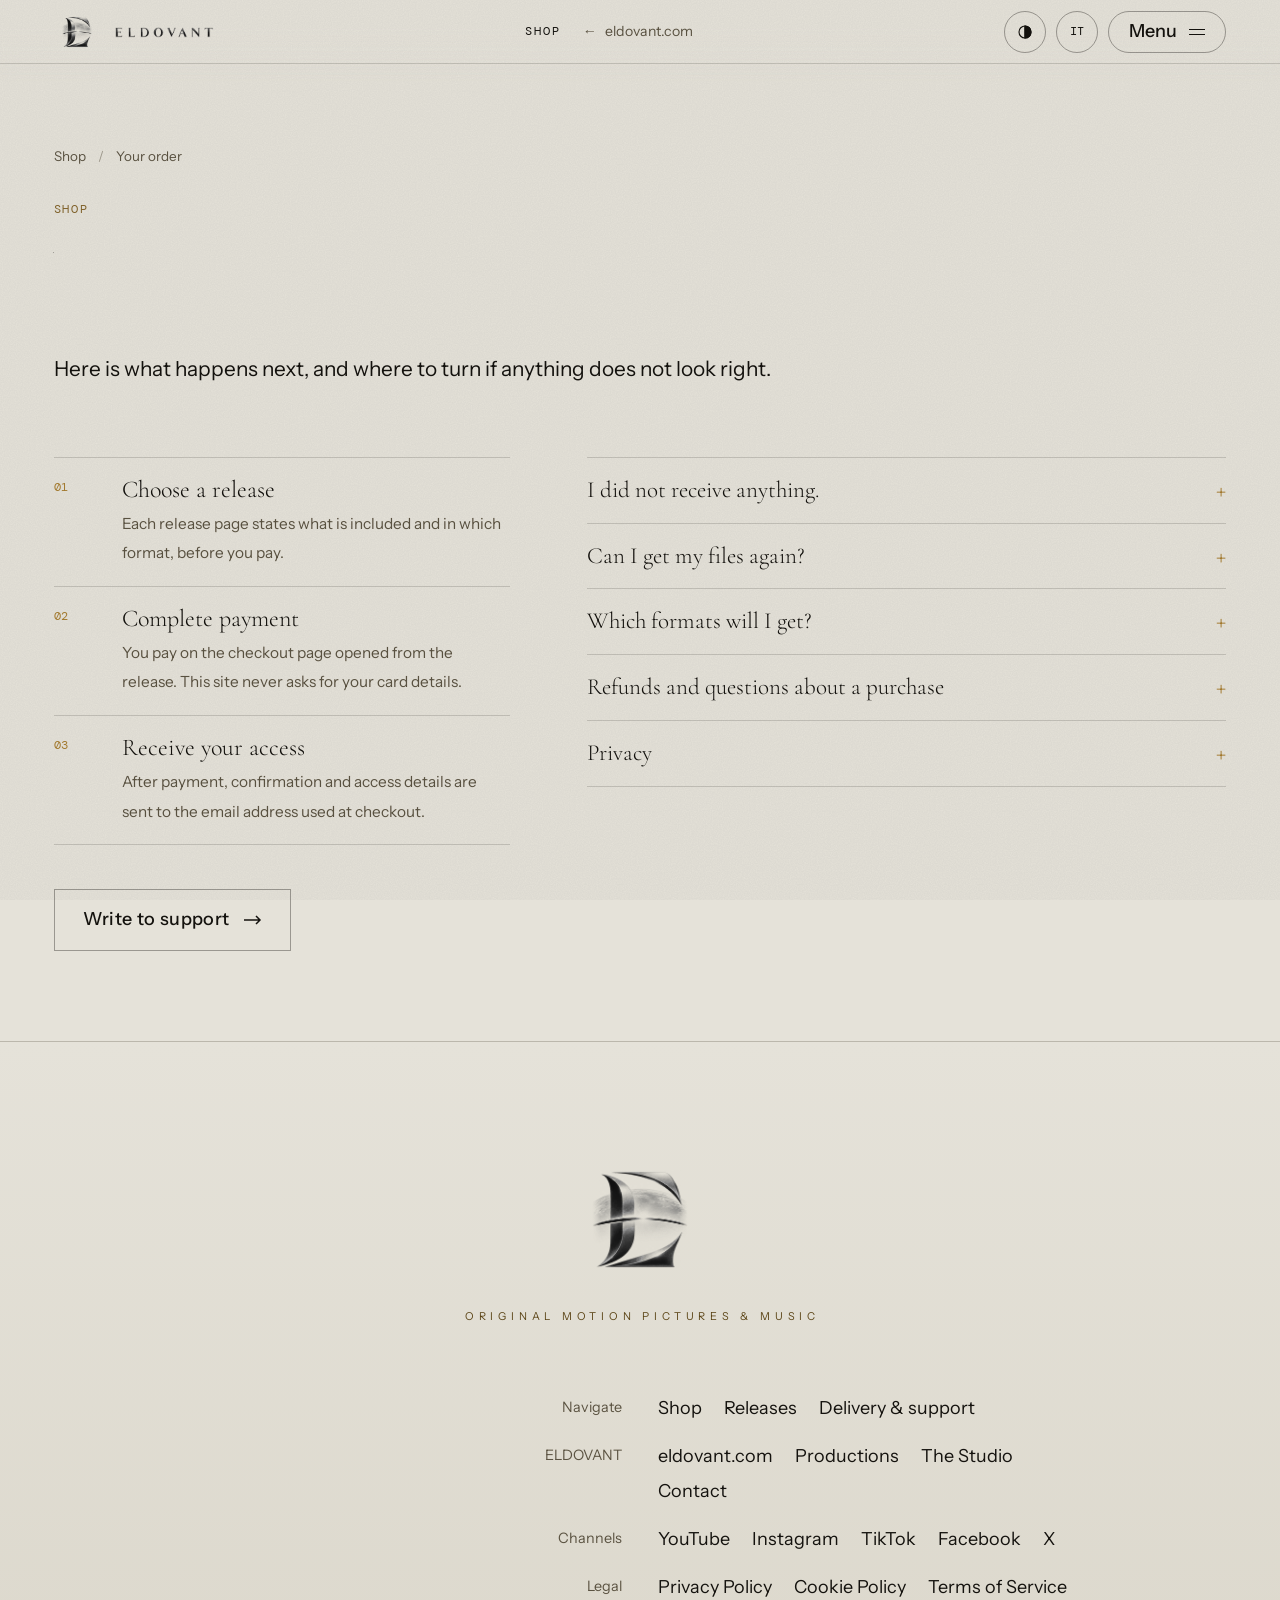
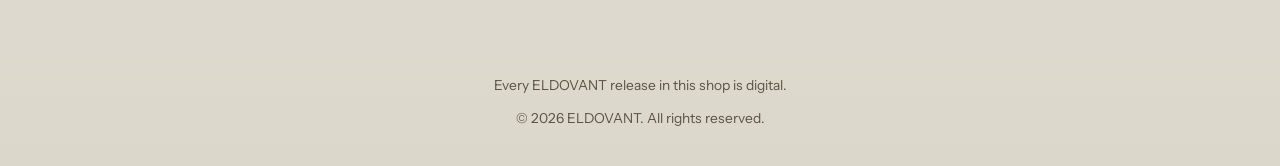
<file: en/order/index.html>
<!DOCTYPE html>
<html lang="en" data-theme="dark">
<head>
<meta charset="utf-8">
<meta name="viewport" content="width=device-width, initial-scale=1, viewport-fit=cover">
<title>ELDOVANT Shop — Your order</title>
<meta name="description" content="What happens after your purchase.">
<meta name="robots" content="noindex,follow">
<!-- build:seo:start -->
<link rel="canonical" href="https://shop.eldovant.com/en/order/">
<meta property="og:type" content="website">
<meta property="og:site_name" content="ELDOVANT Shop">
<meta property="og:title" content="ELDOVANT Shop — Your order">
<meta property="og:description" content="What happens after your purchase.">
<meta property="og:url" content="https://shop.eldovant.com/en/order/">
<meta property="og:locale" content="en_US">
<meta property="og:locale:alternate" content="it_IT">
<meta property="og:image" content="https://shop.eldovant.com/assets/og-brand.jpg">
<meta property="og:image:width" content="1200">
<meta property="og:image:height" content="630">
<meta name="twitter:card" content="summary_large_image">
<meta name="twitter:title" content="ELDOVANT Shop — Your order">
<meta name="twitter:description" content="What happens after your purchase.">
<meta name="twitter:image" content="https://shop.eldovant.com/assets/og-brand.jpg">
<!-- build:seo:end -->
<meta name="color-scheme" content="dark light">
<meta name="theme-color" content="#070605" media="(prefers-color-scheme: dark)">
<meta name="theme-color" content="#e5e2d9" media="(prefers-color-scheme: light)">
<link rel="icon" href="/favicon.ico" sizes="48x48 96x96 144x144">
<link rel="icon" type="image/png" href="/favicon-48x48.png" sizes="48x48">
<link rel="icon" type="image/png" href="/favicon-96x96.png" sizes="96x96">
<link rel="icon" type="image/png" href="/favicon.png" sizes="192x192">
<link rel="apple-touch-icon" href="/apple-touch-icon.png" sizes="180x180">
<link rel="preload" href="/assets/fonts/CormorantGaramond-300.woff2" as="font" type="font/woff2" crossorigin>
<link rel="preload" href="/assets/fonts/InstrumentSans-400.woff2" as="font" type="font/woff2" crossorigin>
<script>
/* Runs before first paint: theme, motion preference, opening state. */
(function(){
  var d=document.documentElement; d.classList.add('js');
  var t=null; try{t=localStorage.getItem('eld-theme')}catch(e){}
  if(t!=='light'&&t!=='dark'){t=(window.matchMedia&&matchMedia('(prefers-color-scheme: light)').matches)?'light':'dark'}
  d.setAttribute('data-theme',t);
  var rm=window.matchMedia&&matchMedia('(prefers-reduced-motion: reduce)').matches; if(rm)d.classList.add('rm');
  var seen=false; try{seen=sessionStorage.getItem('eld-open-shop')==='1'}catch(e){}
  try{var lx=JSON.parse(sessionStorage.getItem('eld-lx')||'null'); sessionStorage.removeItem('eld-lx');
    if(lx&&!rm&&Date.now()-lx.t<8000&&lx.to===location.pathname.replace(/index\.html$/,'')){d.classList.add('lx-in','lx-arrive');seen=true}}catch(e){}
  
})();
</script>
<link rel="stylesheet" href="/shop.css">
</head>
<body>
<a class="skip" href="#main">Skip to content</a>
<header class="hdr always" id="hdr">
  <a class="brand" href="/en/" aria-label="ELDOVANT Shop — home"><img class="brand-e dk" src="/assets/brand/brand-e-dk.webp" alt="" width="200" height="215"><img class="brand-e lt" src="/assets/brand/brand-e-lt.webp" alt="" width="200" height="215"><img class="brand-w dk" src="/assets/brand/brand-w-dk.webp" alt="ELDOVANT" width="1070" height="117"><img class="brand-w lt" src="/assets/brand/brand-w-lt.webp" alt="ELDOVANT" width="1070" height="117"></a>
  <div class="hdr-mid"><span class="where">Shop</span><a class="back" href="https://www.eldovant.com/en/"><span aria-hidden="true">←</span> eldovant.com</a></div>
  <div class="hdr-ctl">
    <button class="ibtn" id="btnTheme" type="button" aria-label="Switch to light mode"><svg viewBox="0 0 24 24" aria-hidden="true"><circle cx="12" cy="12" r="8"/><path d="M12 4v16"/><path d="M12 4a8 8 0 0 1 0 16z" fill="currentColor"/></svg></button>
    <span class="lswitch"><a id="btnLang" href="/it/ordine/" aria-label="Passa alla versione italiana" hreflang="it" lang="it" rel="alternate">IT</a></span>
    <button class="mbtn" id="btnMenu" type="button" aria-haspopup="dialog" aria-controls="menu">Menu<i aria-hidden="true"></i></button>
  </div>
  <div class="hdr-line" aria-hidden="true"><i id="prog"></i></div>
</header>
<dialog class="menu" id="menu" aria-label="Shop menu">
  <div class="menu-in">
    <div class="menu-top">
      <a class="brand" href="/en/" aria-label="ELDOVANT Shop — home"><img class="brand-e dk" src="/assets/brand/brand-e-dk.webp" alt="" width="200" height="215"><img class="brand-e lt" src="/assets/brand/brand-e-lt.webp" alt="" width="200" height="215"><img class="brand-w dk" src="/assets/brand/brand-w-dk.webp" alt="ELDOVANT" width="1070" height="117"><img class="brand-w lt" src="/assets/brand/brand-w-lt.webp" alt="ELDOVANT" width="1070" height="117"></a>
      <button class="mbtn" id="menuClose" type="button">Close<i aria-hidden="true"></i></button>
    </div>
    <div class="menu-body">
      <nav aria-label="Shop"><ul class="menu-main">
        <li><a href="/en/">Shop</a></li>
        <li><a href="/en/products/">Releases</a></li>
        <li><a href="/en/delivery/">Delivery &amp; support</a></li>
        <li><a href="https://www.eldovant.com/en/">eldovant.com <small>Main site ↗</small></a></li>
      </ul></nav>
      <nav class="menu-side" aria-label="On eldovant.com">
        <h2>On eldovant.com</h2>
        <ul><li><a href="https://www.eldovant.com/en/productions/"><span>Productions</span><span aria-hidden="true">↗</span></a></li><li><a href="https://www.eldovant.com/en/studio/"><span>The Studio</span><span aria-hidden="true">↗</span></a></li><li><a href="https://www.eldovant.com/en/contact/"><span>Contact</span><span aria-hidden="true">↗</span></a></li></ul>
      </nav>
    </div>
    <div class="menu-foot"><span>Original Motion Pictures &amp; Music</span><span><a href="https://www.eldovant.com/en/privacy-policy/">Privacy Policy</a><a href="https://www.eldovant.com/en/terms-of-service/">Terms of Service</a></span></div>
  </div>
</dialog>
<main id="main">
<section class="pg"><div class="wrap">
  <ol class="crumbs" aria-label="Breadcrumb"><li><a href="/en/">Shop</a></li><li aria-current="page">Your order</li></ol>
  <p class="eyebrow">Shop</p>
  <h1 class="display wipe">Your order</h1>
  <p class="lead">Here is what happens next, and where to turn if anything does not look right.</p>
  <div class="state-banner" id="orderState" role="status" hidden><h2></h2><p></p><div class="row"><a class="tlink" href="/en/products/">Browse the releases</a><a class="tlink" href="mailto:contact@eldovant.com">Write to support</a></div></div>
  <div class="od-grid">
    <ol class="steps"><li><div><b>Choose a release</b><span>Each release page states what is included and in which format, before you pay.</span></div></li><li><div><b>Complete payment</b><span>You pay on the checkout page opened from the release. This site never asks for your card details.</span></div></li><li><div><b>Receive your access</b><span>After payment, confirmation and access details are sent to the email address used at checkout.</span></div></li></ol>
    <div class="faq"><h2 class="sr-only">Questions</h2><details><summary>I did not receive anything.</summary><p>If nothing arrives within a few minutes, check your spam folder, then write to us with the email you used. <a class="tlink" href="mailto:contact@eldovant.com">contact@eldovant.com</a></p></details><details><summary>Can I get my files again?</summary><p>Keep your confirmation: it is the reference for your purchase. If you can no longer reach your files, write to <a class="tlink" href="mailto:contact@eldovant.com">contact@eldovant.com</a> with the email address used at purchase.</p></details><details><summary>Which formats will I get?</summary><p>Every release page lists the exact format and technical details.</p></details><details><summary>Refunds and questions about a purchase</summary><p>For any question about a purchase, write to <a class="tlink" href="mailto:contact@eldovant.com">contact@eldovant.com</a>.</p></details><details><summary>Privacy</summary><p>Read how personal data is handled on <a class="tlink" href="https://www.eldovant.com/en/privacy-policy/">the Privacy Policy</a>.</p></details></div>
  </div>
  <p style="margin-top:44px"><a class="cta ghost" href="mailto:contact@eldovant.com"><span>Write to support</span><svg class="arr" viewBox="0 0 18 10" aria-hidden="true"><path d="M0 5h16M12 1l4 4-4 4"/></svg></a></p>
</div></section>
</main>

<footer class="credits" id="credits">
  <img class="mark dk" src="/assets/brand/brand-e-dk.webp" alt="" width="200" height="215"><img class="mark lt" src="/assets/brand/brand-e-lt.webp" alt="" width="200" height="215">
  <p class="cap">Original Motion Pictures &amp; Music</p>
  <dl class="roll">
    <dt>Navigate</dt><dd><a href="/en/">Shop</a><a href="/en/products/">Releases</a><a href="/en/delivery/">Delivery &amp; support</a></dd>
    <dt>ELDOVANT</dt><dd><a href="https://www.eldovant.com/en/">eldovant.com</a><a href="https://www.eldovant.com/en/productions/">Productions</a><a href="https://www.eldovant.com/en/studio/">The Studio</a><a href="https://www.eldovant.com/en/contact/">Contact</a></dd>
    <dt>Channels</dt><dd><a href="https://www.youtube.com/@eldovant" target="_blank" rel="noopener noreferrer" aria-label="ELDOVANT on YouTube">YouTube</a><a href="https://www.instagram.com/eldovant" target="_blank" rel="noopener noreferrer" aria-label="ELDOVANT on Instagram">Instagram</a><a href="https://www.tiktok.com/@eldovant" target="_blank" rel="noopener noreferrer" aria-label="ELDOVANT on TikTok">TikTok</a><a href="https://www.facebook.com/eldovant" target="_blank" rel="noopener noreferrer" aria-label="ELDOVANT on Facebook">Facebook</a><a href="https://x.com/eldovant" target="_blank" rel="noopener noreferrer" aria-label="ELDOVANT on X">X</a></dd>
    <dt>Legal</dt><dd><a href="https://www.eldovant.com/en/privacy-policy/">Privacy Policy</a><a href="https://www.eldovant.com/en/cookie-policy/">Cookie Policy</a><a href="https://www.eldovant.com/en/terms-of-service/">Terms of Service</a></dd>
  </dl>
  <div class="fine"><span>Every ELDOVANT release in this shop is digital.</span><span>© <span id="year">2026</span> ELDOVANT. All rights reserved.</span></div>
</footer>
<script src="/shop.js" defer></script>
</body>
</html>
</file>
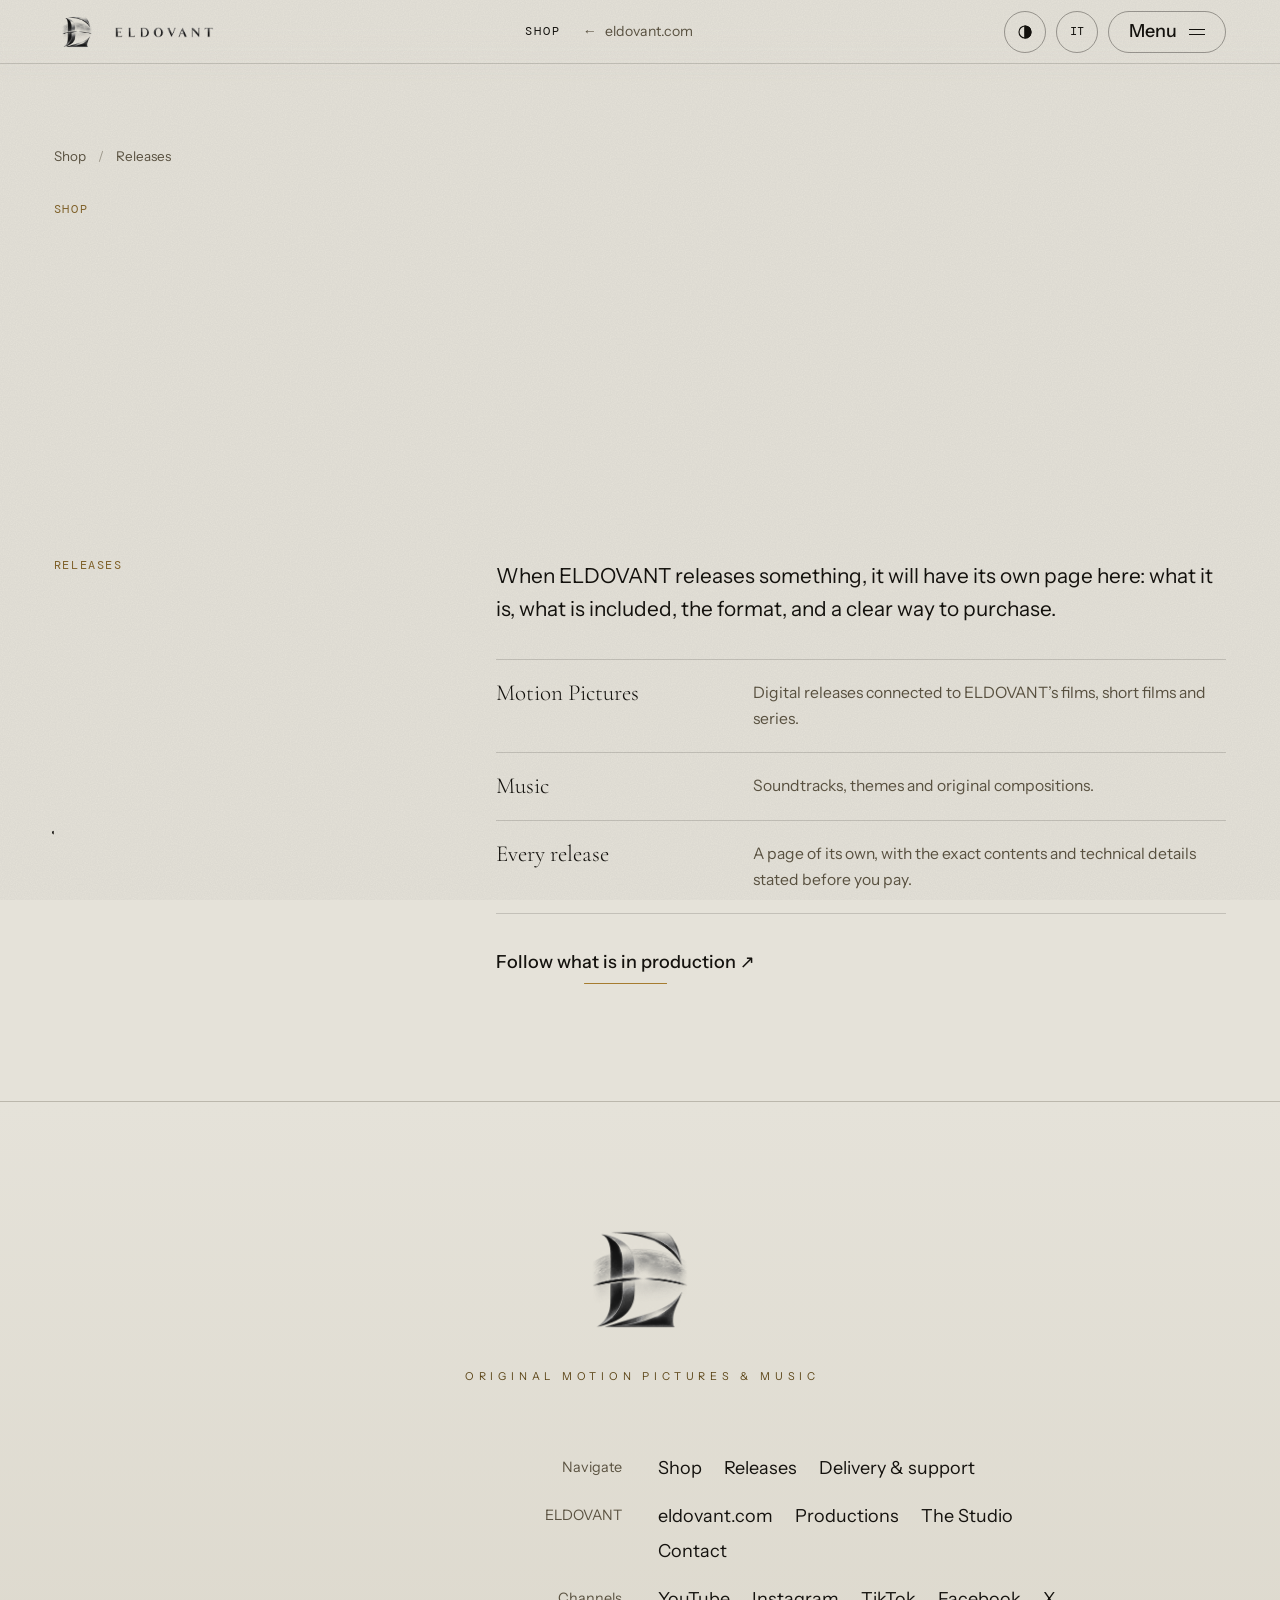
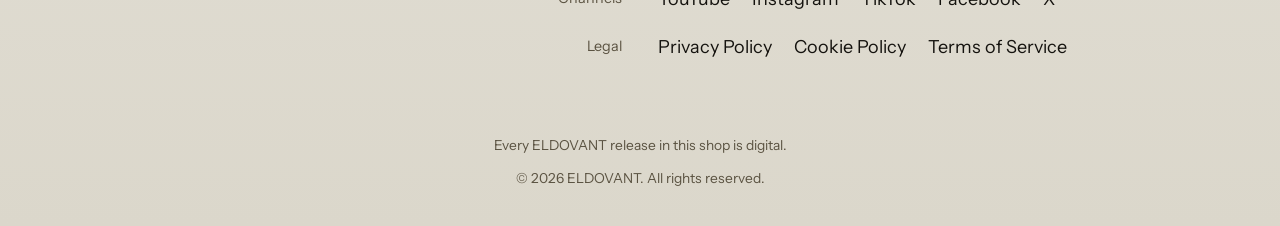
<file: en/products/index.html>
<!DOCTYPE html>
<html lang="en" data-theme="dark">
<head>
<meta charset="utf-8">
<meta name="viewport" content="width=device-width, initial-scale=1, viewport-fit=cover">
<title>ELDOVANT Shop — Releases</title>
<meta name="description" content="Every ELDOVANT release available as a digital product: original motion pictures and music.">
<!-- build:seo:start -->
<link rel="canonical" href="https://shop.eldovant.com/en/products/">
<link rel="alternate" hreflang="en" href="https://shop.eldovant.com/en/products/">
<link rel="alternate" hreflang="it" href="https://shop.eldovant.com/it/prodotti/">
<link rel="alternate" hreflang="x-default" href="https://shop.eldovant.com/">
<meta property="og:type" content="website">
<meta property="og:site_name" content="ELDOVANT Shop">
<meta property="og:title" content="ELDOVANT Shop — Releases">
<meta property="og:description" content="Every ELDOVANT release available as a digital product: original motion pictures and music.">
<meta property="og:url" content="https://shop.eldovant.com/en/products/">
<meta property="og:locale" content="en_US">
<meta property="og:locale:alternate" content="it_IT">
<meta property="og:image" content="https://shop.eldovant.com/assets/og-brand.jpg">
<meta property="og:image:width" content="1200">
<meta property="og:image:height" content="630">
<meta name="twitter:card" content="summary_large_image">
<meta name="twitter:title" content="ELDOVANT Shop — Releases">
<meta name="twitter:description" content="Every ELDOVANT release available as a digital product: original motion pictures and music.">
<meta name="twitter:image" content="https://shop.eldovant.com/assets/og-brand.jpg">
<script type="application/ld+json">{"@context":"https://schema.org","@type":"Organization","@id":"https://www.eldovant.com/#organization","name":"ELDOVANT","alternateName":["Eldovant"],"url":"https://www.eldovant.com/","logo":"https://www.eldovant.com/apple-touch-icon.png","slogan":"Original Motion Pictures & Music","sameAs":["https://www.youtube.com/@eldovant","https://www.instagram.com/eldovant","https://www.tiktok.com/@eldovant","https://www.facebook.com/eldovant","https://x.com/eldovant"]}</script>
<script type="application/ld+json">{"@context":"https://schema.org","@type":"BreadcrumbList","itemListElement":[{"@type":"ListItem","position":1,"name":"Shop","item":"https://shop.eldovant.com/en/"},{"@type":"ListItem","position":2,"name":"Releases","item":"https://shop.eldovant.com/en/products/"}]}</script>
<!-- build:seo:end -->
<meta name="color-scheme" content="dark light">
<meta name="theme-color" content="#070605" media="(prefers-color-scheme: dark)">
<meta name="theme-color" content="#e5e2d9" media="(prefers-color-scheme: light)">
<link rel="icon" href="/favicon.ico" sizes="48x48 96x96 144x144">
<link rel="icon" type="image/png" href="/favicon-48x48.png" sizes="48x48">
<link rel="icon" type="image/png" href="/favicon-96x96.png" sizes="96x96">
<link rel="icon" type="image/png" href="/favicon.png" sizes="192x192">
<link rel="apple-touch-icon" href="/apple-touch-icon.png" sizes="180x180">
<link rel="preload" href="/assets/fonts/CormorantGaramond-300.woff2" as="font" type="font/woff2" crossorigin>
<link rel="preload" href="/assets/fonts/InstrumentSans-400.woff2" as="font" type="font/woff2" crossorigin>
<script>
/* Runs before first paint: theme, motion preference, opening state. */
(function(){
  var d=document.documentElement; d.classList.add('js');
  var t=null; try{t=localStorage.getItem('eld-theme')}catch(e){}
  if(t!=='light'&&t!=='dark'){t=(window.matchMedia&&matchMedia('(prefers-color-scheme: light)').matches)?'light':'dark'}
  d.setAttribute('data-theme',t);
  var rm=window.matchMedia&&matchMedia('(prefers-reduced-motion: reduce)').matches; if(rm)d.classList.add('rm');
  var seen=false; try{seen=sessionStorage.getItem('eld-open-shop')==='1'}catch(e){}
  try{var lx=JSON.parse(sessionStorage.getItem('eld-lx')||'null'); sessionStorage.removeItem('eld-lx');
    if(lx&&!rm&&Date.now()-lx.t<8000&&lx.to===location.pathname.replace(/index\.html$/,'')){d.classList.add('lx-in','lx-arrive');seen=true}}catch(e){}
  
})();
</script>
<link rel="stylesheet" href="/shop.css">
</head>
<body>
<a class="skip" href="#main">Skip to content</a>
<header class="hdr always" id="hdr">
  <a class="brand" href="/en/" aria-label="ELDOVANT Shop — home"><img class="brand-e dk" src="/assets/brand/brand-e-dk.webp" alt="" width="200" height="215"><img class="brand-e lt" src="/assets/brand/brand-e-lt.webp" alt="" width="200" height="215"><img class="brand-w dk" src="/assets/brand/brand-w-dk.webp" alt="ELDOVANT" width="1070" height="117"><img class="brand-w lt" src="/assets/brand/brand-w-lt.webp" alt="ELDOVANT" width="1070" height="117"></a>
  <div class="hdr-mid"><span class="where">Shop</span><a class="back" href="https://www.eldovant.com/en/"><span aria-hidden="true">←</span> eldovant.com</a></div>
  <div class="hdr-ctl">
    <button class="ibtn" id="btnTheme" type="button" aria-label="Switch to light mode"><svg viewBox="0 0 24 24" aria-hidden="true"><circle cx="12" cy="12" r="8"/><path d="M12 4v16"/><path d="M12 4a8 8 0 0 1 0 16z" fill="currentColor"/></svg></button>
    <span class="lswitch"><a id="btnLang" href="/it/prodotti/" aria-label="Passa alla versione italiana" hreflang="it" lang="it" rel="alternate">IT</a></span>
    <button class="mbtn" id="btnMenu" type="button" aria-haspopup="dialog" aria-controls="menu">Menu<i aria-hidden="true"></i></button>
  </div>
  <div class="hdr-line" aria-hidden="true"><i id="prog"></i></div>
</header>
<dialog class="menu" id="menu" aria-label="Shop menu">
  <div class="menu-in">
    <div class="menu-top">
      <a class="brand" href="/en/" aria-label="ELDOVANT Shop — home"><img class="brand-e dk" src="/assets/brand/brand-e-dk.webp" alt="" width="200" height="215"><img class="brand-e lt" src="/assets/brand/brand-e-lt.webp" alt="" width="200" height="215"><img class="brand-w dk" src="/assets/brand/brand-w-dk.webp" alt="ELDOVANT" width="1070" height="117"><img class="brand-w lt" src="/assets/brand/brand-w-lt.webp" alt="ELDOVANT" width="1070" height="117"></a>
      <button class="mbtn" id="menuClose" type="button">Close<i aria-hidden="true"></i></button>
    </div>
    <div class="menu-body">
      <nav aria-label="Shop"><ul class="menu-main">
        <li><a href="/en/">Shop</a></li>
        <li><a href="/en/products/" aria-current="page">Releases</a></li>
        <li><a href="/en/delivery/">Delivery &amp; support</a></li>
        <li><a href="https://www.eldovant.com/en/">eldovant.com <small>Main site ↗</small></a></li>
      </ul></nav>
      <nav class="menu-side" aria-label="On eldovant.com">
        <h2>On eldovant.com</h2>
        <ul><li><a href="https://www.eldovant.com/en/productions/"><span>Productions</span><span aria-hidden="true">↗</span></a></li><li><a href="https://www.eldovant.com/en/studio/"><span>The Studio</span><span aria-hidden="true">↗</span></a></li><li><a href="https://www.eldovant.com/en/contact/"><span>Contact</span><span aria-hidden="true">↗</span></a></li></ul>
      </nav>
    </div>
    <div class="menu-foot"><span>Original Motion Pictures &amp; Music</span><span><a href="https://www.eldovant.com/en/privacy-policy/">Privacy Policy</a><a href="https://www.eldovant.com/en/terms-of-service/">Terms of Service</a></span></div>
  </div>
</dialog>
<main id="main">
<section class="pg"><div class="wrap">
  <ol class="crumbs" aria-label="Breadcrumb"><li><a href="/en/">Shop</a></li><li aria-current="page">Releases</li></ol>
  <p class="eyebrow">Shop</p>
  <h1 class="display wipe">Releases</h1>
  
</div></section><section class="sec" id="releases" aria-labelledby="eH"><div class="wrap"><div class="opening">
  <div><p class="eyebrow">Releases</p><h2 class="display wipe" id="eH" style="margin-top:16px">The shop is open. The first release is not yet.</h2></div>
  <div><p class="lead" style="margin-bottom:34px">When ELDOVANT releases something, it will have its own page here: what it is, what is included, the format, and a clear way to purchase.</p>
  <dl class="opening-rows"><div><dt>Motion Pictures</dt><dd>Digital releases connected to ELDOVANT’s films, short films and series.</dd></div><div><dt>Music</dt><dd>Soundtracks, themes and original compositions.</dd></div><div><dt>Every release</dt><dd>A page of its own, with the exact contents and technical details stated before you pay.</dd></div></dl>
  <p style="margin-top:34px"><a class="tlink" href="https://www.eldovant.com/en/productions/">Follow what is in production ↗</a></p></div>
</div></div></section>
</main>

<footer class="credits" id="credits">
  <img class="mark dk" src="/assets/brand/brand-e-dk.webp" alt="" width="200" height="215"><img class="mark lt" src="/assets/brand/brand-e-lt.webp" alt="" width="200" height="215">
  <p class="cap">Original Motion Pictures &amp; Music</p>
  <dl class="roll">
    <dt>Navigate</dt><dd><a href="/en/">Shop</a><a href="/en/products/">Releases</a><a href="/en/delivery/">Delivery &amp; support</a></dd>
    <dt>ELDOVANT</dt><dd><a href="https://www.eldovant.com/en/">eldovant.com</a><a href="https://www.eldovant.com/en/productions/">Productions</a><a href="https://www.eldovant.com/en/studio/">The Studio</a><a href="https://www.eldovant.com/en/contact/">Contact</a></dd>
    <dt>Channels</dt><dd><a href="https://www.youtube.com/@eldovant" target="_blank" rel="noopener noreferrer" aria-label="ELDOVANT on YouTube">YouTube</a><a href="https://www.instagram.com/eldovant" target="_blank" rel="noopener noreferrer" aria-label="ELDOVANT on Instagram">Instagram</a><a href="https://www.tiktok.com/@eldovant" target="_blank" rel="noopener noreferrer" aria-label="ELDOVANT on TikTok">TikTok</a><a href="https://www.facebook.com/eldovant" target="_blank" rel="noopener noreferrer" aria-label="ELDOVANT on Facebook">Facebook</a><a href="https://x.com/eldovant" target="_blank" rel="noopener noreferrer" aria-label="ELDOVANT on X">X</a></dd>
    <dt>Legal</dt><dd><a href="https://www.eldovant.com/en/privacy-policy/">Privacy Policy</a><a href="https://www.eldovant.com/en/cookie-policy/">Cookie Policy</a><a href="https://www.eldovant.com/en/terms-of-service/">Terms of Service</a></dd>
  </dl>
  <div class="fine"><span>Every ELDOVANT release in this shop is digital.</span><span>© <span id="year">2026</span> ELDOVANT. All rights reserved.</span></div>
</footer>
<script src="/shop.js" defer></script>
</body>
</html>
</file>
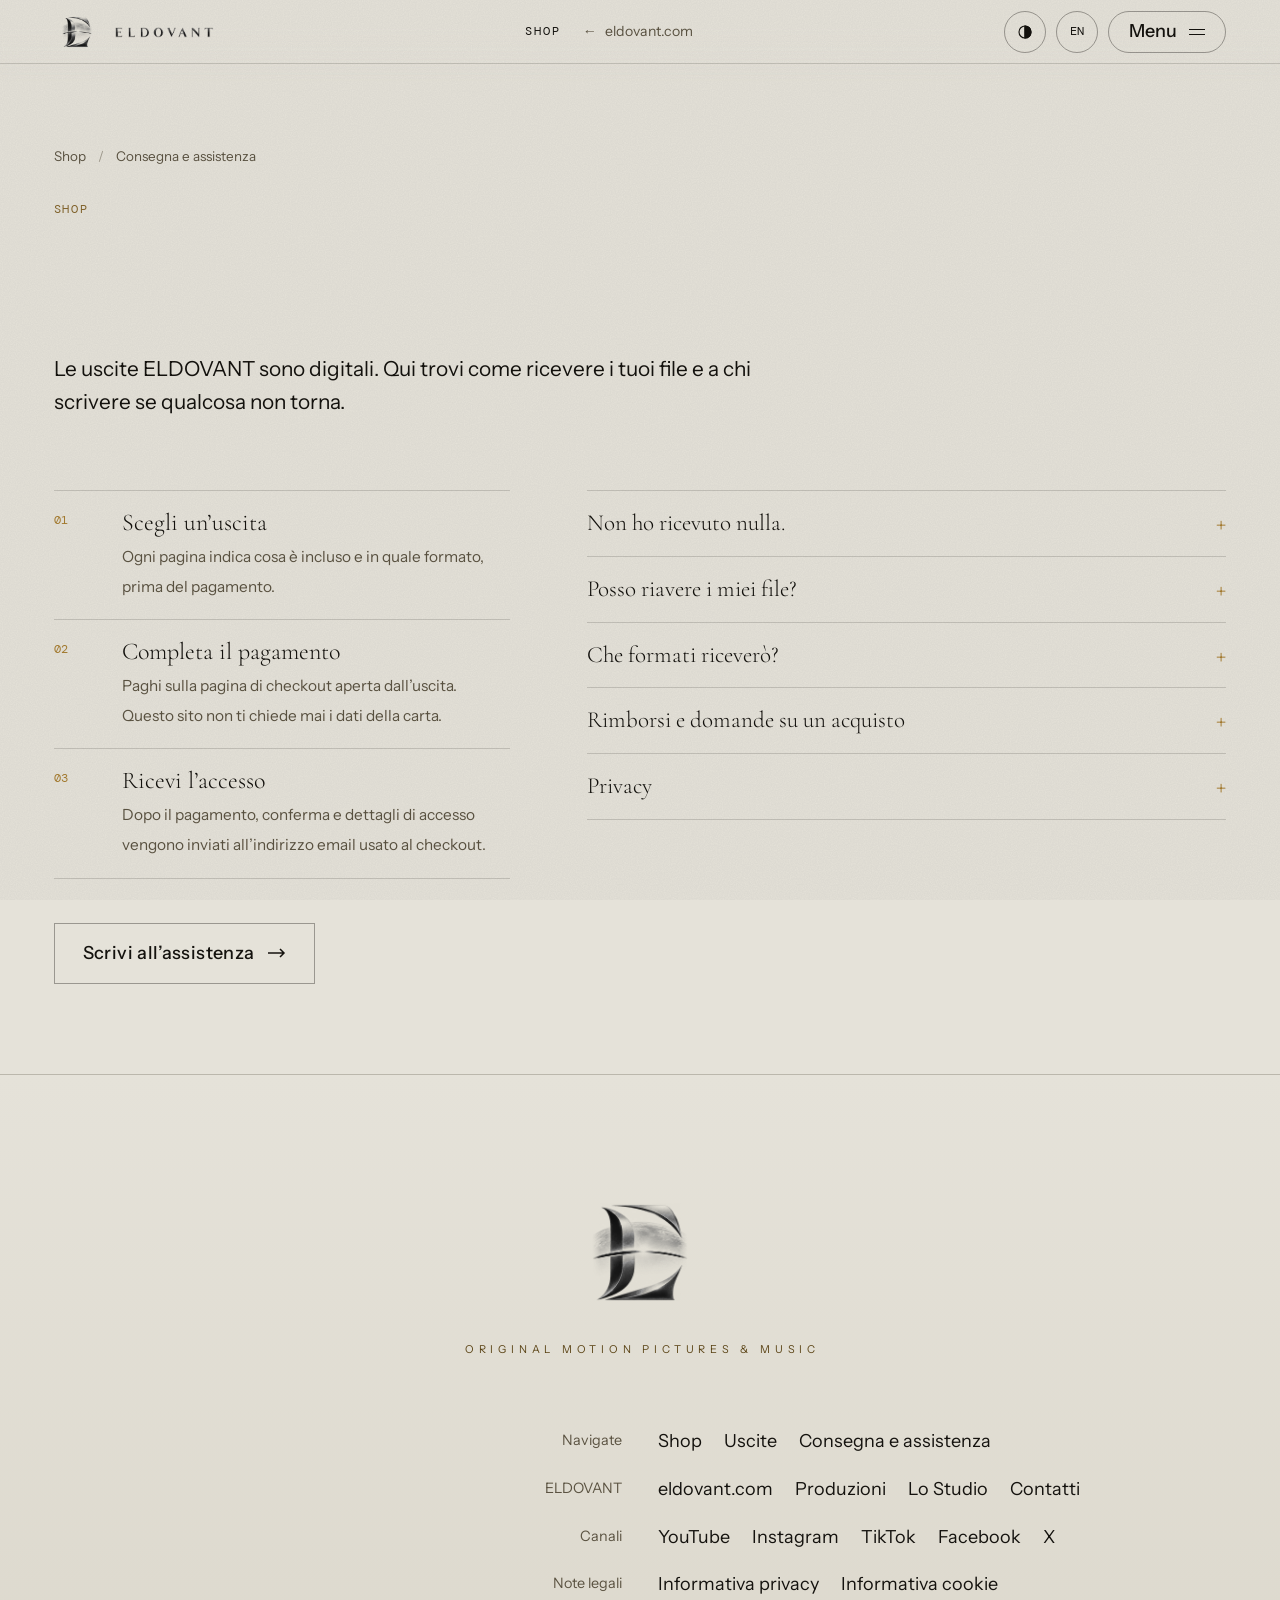
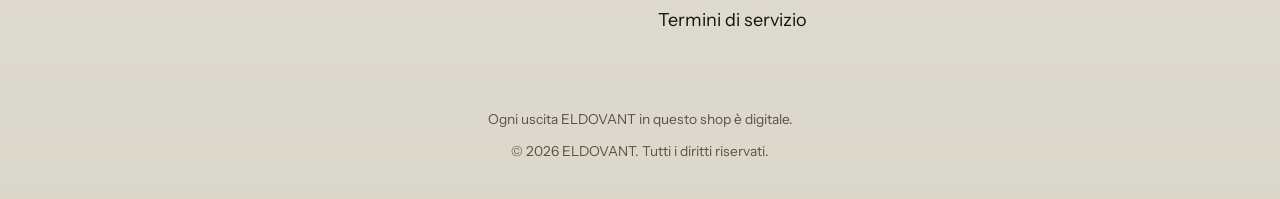
<file: it/consegna/index.html>
<!DOCTYPE html>
<html lang="it" data-theme="dark">
<head>
<meta charset="utf-8">
<meta name="viewport" content="width=device-width, initial-scale=1, viewport-fit=cover">
<title>ELDOVANT Shop — Consegna e assistenza</title>
<meta name="description" content="Come vengono consegnate le uscite digitali ELDOVANT e a chi rivolgersi per un acquisto.">
<!-- build:seo:start -->
<link rel="canonical" href="https://shop.eldovant.com/it/consegna/">
<link rel="alternate" hreflang="en" href="https://shop.eldovant.com/en/delivery/">
<link rel="alternate" hreflang="it" href="https://shop.eldovant.com/it/consegna/">
<link rel="alternate" hreflang="x-default" href="https://shop.eldovant.com/">
<meta property="og:type" content="website">
<meta property="og:site_name" content="ELDOVANT Shop">
<meta property="og:title" content="ELDOVANT Shop — Consegna e assistenza">
<meta property="og:description" content="Come vengono consegnate le uscite digitali ELDOVANT e a chi rivolgersi per un acquisto.">
<meta property="og:url" content="https://shop.eldovant.com/it/consegna/">
<meta property="og:locale" content="it_IT">
<meta property="og:locale:alternate" content="en_US">
<meta property="og:image" content="https://shop.eldovant.com/assets/og-brand.jpg">
<meta property="og:image:width" content="1200">
<meta property="og:image:height" content="630">
<meta name="twitter:card" content="summary_large_image">
<meta name="twitter:title" content="ELDOVANT Shop — Consegna e assistenza">
<meta name="twitter:description" content="Come vengono consegnate le uscite digitali ELDOVANT e a chi rivolgersi per un acquisto.">
<meta name="twitter:image" content="https://shop.eldovant.com/assets/og-brand.jpg">
<script type="application/ld+json">{"@context":"https://schema.org","@type":"Organization","@id":"https://www.eldovant.com/#organization","name":"ELDOVANT","alternateName":["Eldovant"],"url":"https://www.eldovant.com/","logo":"https://www.eldovant.com/apple-touch-icon.png","slogan":"Original Motion Pictures & Music","sameAs":["https://www.youtube.com/@eldovant","https://www.instagram.com/eldovant","https://www.tiktok.com/@eldovant","https://www.facebook.com/eldovant","https://x.com/eldovant"]}</script>
<script type="application/ld+json">{"@context":"https://schema.org","@type":"BreadcrumbList","itemListElement":[{"@type":"ListItem","position":1,"name":"Shop","item":"https://shop.eldovant.com/it/"},{"@type":"ListItem","position":2,"name":"Consegna e assistenza","item":"https://shop.eldovant.com/it/consegna/"}]}</script>
<!-- build:seo:end -->
<meta name="color-scheme" content="dark light">
<meta name="theme-color" content="#070605" media="(prefers-color-scheme: dark)">
<meta name="theme-color" content="#e5e2d9" media="(prefers-color-scheme: light)">
<link rel="icon" href="/favicon.ico" sizes="48x48 96x96 144x144">
<link rel="icon" type="image/png" href="/favicon-48x48.png" sizes="48x48">
<link rel="icon" type="image/png" href="/favicon-96x96.png" sizes="96x96">
<link rel="icon" type="image/png" href="/favicon.png" sizes="192x192">
<link rel="apple-touch-icon" href="/apple-touch-icon.png" sizes="180x180">
<link rel="preload" href="/assets/fonts/CormorantGaramond-300.woff2" as="font" type="font/woff2" crossorigin>
<link rel="preload" href="/assets/fonts/InstrumentSans-400.woff2" as="font" type="font/woff2" crossorigin>
<script>
/* Runs before first paint: theme, motion preference, opening state. */
(function(){
  var d=document.documentElement; d.classList.add('js');
  var t=null; try{t=localStorage.getItem('eld-theme')}catch(e){}
  if(t!=='light'&&t!=='dark'){t=(window.matchMedia&&matchMedia('(prefers-color-scheme: light)').matches)?'light':'dark'}
  d.setAttribute('data-theme',t);
  var rm=window.matchMedia&&matchMedia('(prefers-reduced-motion: reduce)').matches; if(rm)d.classList.add('rm');
  var seen=false; try{seen=sessionStorage.getItem('eld-open-shop')==='1'}catch(e){}
  try{var lx=JSON.parse(sessionStorage.getItem('eld-lx')||'null'); sessionStorage.removeItem('eld-lx');
    if(lx&&!rm&&Date.now()-lx.t<8000&&lx.to===location.pathname.replace(/index\.html$/,'')){d.classList.add('lx-in','lx-arrive');seen=true}}catch(e){}
  
})();
</script>
<link rel="stylesheet" href="/shop.css">
</head>
<body>
<a class="skip" href="#main">Vai al contenuto</a>
<header class="hdr always" id="hdr">
  <a class="brand" href="/it/" aria-label="ELDOVANT Shop — home"><img class="brand-e dk" src="/assets/brand/brand-e-dk.webp" alt="" width="200" height="215"><img class="brand-e lt" src="/assets/brand/brand-e-lt.webp" alt="" width="200" height="215"><img class="brand-w dk" src="/assets/brand/brand-w-dk.webp" alt="ELDOVANT" width="1070" height="117"><img class="brand-w lt" src="/assets/brand/brand-w-lt.webp" alt="ELDOVANT" width="1070" height="117"></a>
  <div class="hdr-mid"><span class="where">Shop</span><a class="back" href="https://www.eldovant.com/it/"><span aria-hidden="true">←</span> eldovant.com</a></div>
  <div class="hdr-ctl">
    <button class="ibtn" id="btnTheme" type="button" aria-label="Passa alla modalità chiara"><svg viewBox="0 0 24 24" aria-hidden="true"><circle cx="12" cy="12" r="8"/><path d="M12 4v16"/><path d="M12 4a8 8 0 0 1 0 16z" fill="currentColor"/></svg></button>
    <span class="lswitch"><a id="btnLang" href="/en/delivery/" aria-label="Switch to the English version" hreflang="en" lang="en" rel="alternate">EN</a></span>
    <button class="mbtn" id="btnMenu" type="button" aria-haspopup="dialog" aria-controls="menu">Menu<i aria-hidden="true"></i></button>
  </div>
  <div class="hdr-line" aria-hidden="true"><i id="prog"></i></div>
</header>
<dialog class="menu" id="menu" aria-label="Menu dello shop">
  <div class="menu-in">
    <div class="menu-top">
      <a class="brand" href="/it/" aria-label="ELDOVANT Shop — home"><img class="brand-e dk" src="/assets/brand/brand-e-dk.webp" alt="" width="200" height="215"><img class="brand-e lt" src="/assets/brand/brand-e-lt.webp" alt="" width="200" height="215"><img class="brand-w dk" src="/assets/brand/brand-w-dk.webp" alt="ELDOVANT" width="1070" height="117"><img class="brand-w lt" src="/assets/brand/brand-w-lt.webp" alt="ELDOVANT" width="1070" height="117"></a>
      <button class="mbtn" id="menuClose" type="button">Chiudi<i aria-hidden="true"></i></button>
    </div>
    <div class="menu-body">
      <nav aria-label="Shop"><ul class="menu-main">
        <li><a href="/it/">Shop</a></li>
        <li><a href="/it/prodotti/">Uscite</a></li>
        <li><a href="/it/consegna/" aria-current="page">Consegna e assistenza</a></li>
        <li><a href="https://www.eldovant.com/it/">eldovant.com <small>Sito principale ↗</small></a></li>
      </ul></nav>
      <nav class="menu-side" aria-label="Su eldovant.com">
        <h2>Su eldovant.com</h2>
        <ul><li><a href="https://www.eldovant.com/it/produzioni/"><span>Produzioni</span><span aria-hidden="true">↗</span></a></li><li><a href="https://www.eldovant.com/it/studio/"><span>Lo Studio</span><span aria-hidden="true">↗</span></a></li><li><a href="https://www.eldovant.com/it/contatti/"><span>Contatti</span><span aria-hidden="true">↗</span></a></li></ul>
      </nav>
    </div>
    <div class="menu-foot"><span>Original Motion Pictures &amp; Music</span><span><a href="https://www.eldovant.com/it/informativa-privacy/">Informativa privacy</a><a href="https://www.eldovant.com/it/termini-di-servizio/">Termini di servizio</a></span></div>
  </div>
</dialog>
<main id="main">
<section class="pg"><div class="wrap">
  <ol class="crumbs" aria-label="Breadcrumb"><li><a href="/it/">Shop</a></li><li aria-current="page">Consegna e assistenza</li></ol>
  <p class="eyebrow">Shop</p>
  <h1 class="display wipe">Consegna e assistenza</h1>
  <p class="lead">Le uscite ELDOVANT sono digitali. Qui trovi come ricevere i tuoi file e a chi scrivere se qualcosa non torna.</p>
  <div class="state-banner" id="orderState" role="status" hidden><h2></h2><p></p><div class="row"><a class="tlink" href="/it/prodotti/">Sfoglia le uscite</a><a class="tlink" href="mailto:contact@eldovant.com">Scrivi all’assistenza</a></div></div>
  <div class="od-grid">
    <ol class="steps"><li><div><b>Scegli un’uscita</b><span>Ogni pagina indica cosa è incluso e in quale formato, prima del pagamento.</span></div></li><li><div><b>Completa il pagamento</b><span>Paghi sulla pagina di checkout aperta dall’uscita. Questo sito non ti chiede mai i dati della carta.</span></div></li><li><div><b>Ricevi l’accesso</b><span>Dopo il pagamento, conferma e dettagli di accesso vengono inviati all’indirizzo email usato al checkout.</span></div></li></ol>
    <div class="faq"><h2 class="sr-only">Domande</h2><details><summary>Non ho ricevuto nulla.</summary><p>Se non arriva nulla entro pochi minuti, controlla la cartella spam, poi scrivici indicando l’email che hai usato. <a class="tlink" href="mailto:contact@eldovant.com">contact@eldovant.com</a></p></details><details><summary>Posso riavere i miei file?</summary><p>Conserva la conferma: è il riferimento del tuo acquisto. Se non riesci più a raggiungere i file, scrivi a <a class="tlink" href="mailto:contact@eldovant.com">contact@eldovant.com</a> indicando l’indirizzo email usato all’acquisto.</p></details><details><summary>Che formati riceverò?</summary><p>Ogni pagina indica il formato esatto e i dettagli tecnici.</p></details><details><summary>Rimborsi e domande su un acquisto</summary><p>Per qualsiasi domanda su un acquisto, scrivi a <a class="tlink" href="mailto:contact@eldovant.com">contact@eldovant.com</a>.</p></details><details><summary>Privacy</summary><p>Leggi come vengono trattati i dati personali nell’<a class="tlink" href="https://www.eldovant.com/it/informativa-privacy/">Informativa privacy</a>.</p></details></div>
  </div>
  <p style="margin-top:44px"><a class="cta ghost" href="mailto:contact@eldovant.com"><span>Scrivi all’assistenza</span><svg class="arr" viewBox="0 0 18 10" aria-hidden="true"><path d="M0 5h16M12 1l4 4-4 4"/></svg></a></p>
</div></section>
</main>

<footer class="credits" id="credits">
  <img class="mark dk" src="/assets/brand/brand-e-dk.webp" alt="" width="200" height="215"><img class="mark lt" src="/assets/brand/brand-e-lt.webp" alt="" width="200" height="215">
  <p class="cap">Original Motion Pictures &amp; Music</p>
  <dl class="roll">
    <dt>Navigate</dt><dd><a href="/it/">Shop</a><a href="/it/prodotti/">Uscite</a><a href="/it/consegna/">Consegna e assistenza</a></dd>
    <dt>ELDOVANT</dt><dd><a href="https://www.eldovant.com/it/">eldovant.com</a><a href="https://www.eldovant.com/it/produzioni/">Produzioni</a><a href="https://www.eldovant.com/it/studio/">Lo Studio</a><a href="https://www.eldovant.com/it/contatti/">Contatti</a></dd>
    <dt>Canali</dt><dd><a href="https://www.youtube.com/@eldovant" target="_blank" rel="noopener noreferrer" aria-label="ELDOVANT su YouTube">YouTube</a><a href="https://www.instagram.com/eldovant" target="_blank" rel="noopener noreferrer" aria-label="ELDOVANT su Instagram">Instagram</a><a href="https://www.tiktok.com/@eldovant" target="_blank" rel="noopener noreferrer" aria-label="ELDOVANT su TikTok">TikTok</a><a href="https://www.facebook.com/eldovant" target="_blank" rel="noopener noreferrer" aria-label="ELDOVANT su Facebook">Facebook</a><a href="https://x.com/eldovant" target="_blank" rel="noopener noreferrer" aria-label="ELDOVANT su X">X</a></dd>
    <dt>Note legali</dt><dd><a href="https://www.eldovant.com/it/informativa-privacy/">Informativa privacy</a><a href="https://www.eldovant.com/it/informativa-cookie/">Informativa cookie</a><a href="https://www.eldovant.com/it/termini-di-servizio/">Termini di servizio</a></dd>
  </dl>
  <div class="fine"><span>Ogni uscita ELDOVANT in questo shop è digitale.</span><span>© <span id="year">2026</span> ELDOVANT. Tutti i diritti riservati.</span></div>
</footer>
<script src="/shop.js" defer></script>
</body>
</html>
</file>
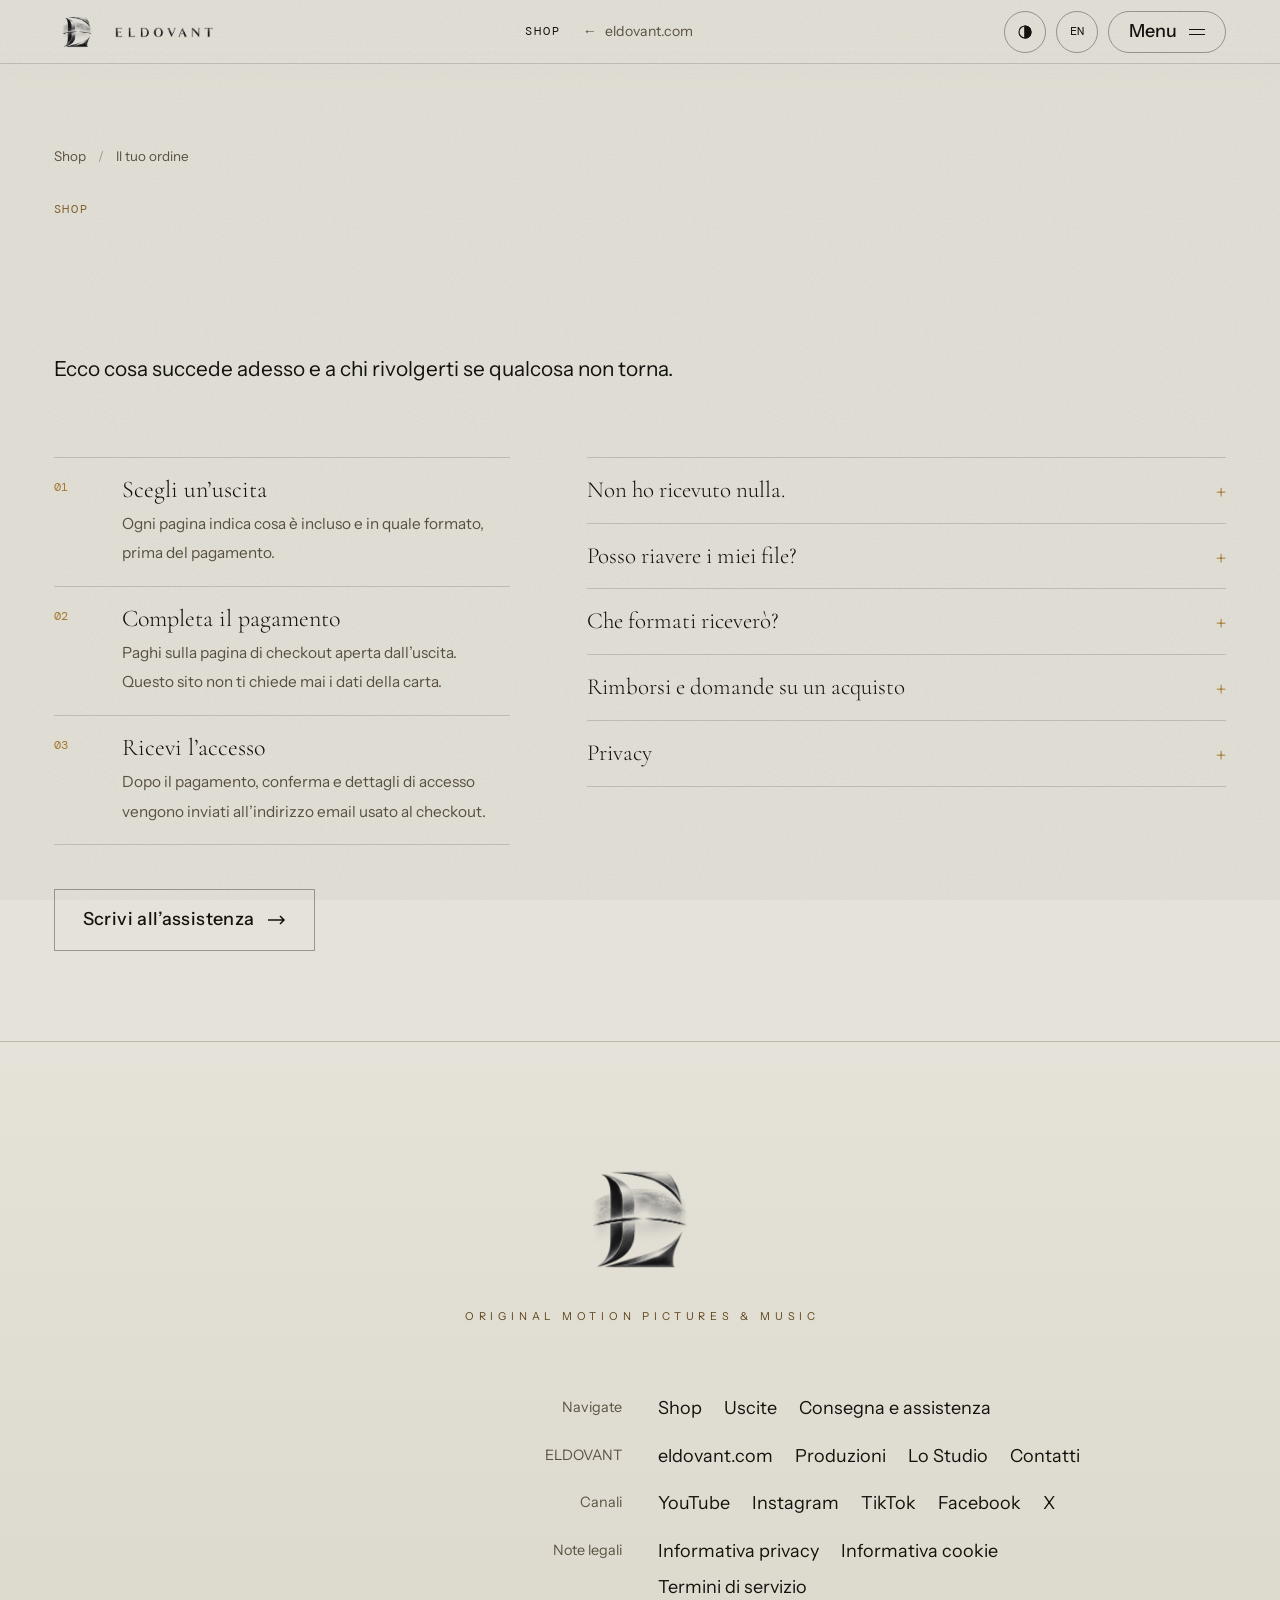
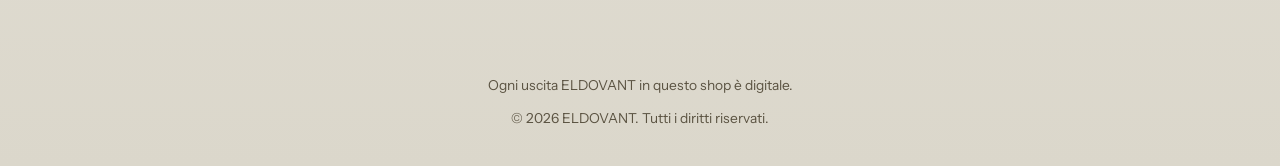
<file: it/ordine/index.html>
<!DOCTYPE html>
<html lang="it" data-theme="dark">
<head>
<meta charset="utf-8">
<meta name="viewport" content="width=device-width, initial-scale=1, viewport-fit=cover">
<title>ELDOVANT Shop — Il tuo ordine</title>
<meta name="description" content="Cosa succede dopo il tuo acquisto.">
<meta name="robots" content="noindex,follow">
<!-- build:seo:start -->
<link rel="canonical" href="https://shop.eldovant.com/it/ordine/">
<meta property="og:type" content="website">
<meta property="og:site_name" content="ELDOVANT Shop">
<meta property="og:title" content="ELDOVANT Shop — Il tuo ordine">
<meta property="og:description" content="Cosa succede dopo il tuo acquisto.">
<meta property="og:url" content="https://shop.eldovant.com/it/ordine/">
<meta property="og:locale" content="it_IT">
<meta property="og:locale:alternate" content="en_US">
<meta property="og:image" content="https://shop.eldovant.com/assets/og-brand.jpg">
<meta property="og:image:width" content="1200">
<meta property="og:image:height" content="630">
<meta name="twitter:card" content="summary_large_image">
<meta name="twitter:title" content="ELDOVANT Shop — Il tuo ordine">
<meta name="twitter:description" content="Cosa succede dopo il tuo acquisto.">
<meta name="twitter:image" content="https://shop.eldovant.com/assets/og-brand.jpg">
<!-- build:seo:end -->
<meta name="color-scheme" content="dark light">
<meta name="theme-color" content="#070605" media="(prefers-color-scheme: dark)">
<meta name="theme-color" content="#e5e2d9" media="(prefers-color-scheme: light)">
<link rel="icon" href="/favicon.ico" sizes="48x48 96x96 144x144">
<link rel="icon" type="image/png" href="/favicon-48x48.png" sizes="48x48">
<link rel="icon" type="image/png" href="/favicon-96x96.png" sizes="96x96">
<link rel="icon" type="image/png" href="/favicon.png" sizes="192x192">
<link rel="apple-touch-icon" href="/apple-touch-icon.png" sizes="180x180">
<link rel="preload" href="/assets/fonts/CormorantGaramond-300.woff2" as="font" type="font/woff2" crossorigin>
<link rel="preload" href="/assets/fonts/InstrumentSans-400.woff2" as="font" type="font/woff2" crossorigin>
<script>
/* Runs before first paint: theme, motion preference, opening state. */
(function(){
  var d=document.documentElement; d.classList.add('js');
  var t=null; try{t=localStorage.getItem('eld-theme')}catch(e){}
  if(t!=='light'&&t!=='dark'){t=(window.matchMedia&&matchMedia('(prefers-color-scheme: light)').matches)?'light':'dark'}
  d.setAttribute('data-theme',t);
  var rm=window.matchMedia&&matchMedia('(prefers-reduced-motion: reduce)').matches; if(rm)d.classList.add('rm');
  var seen=false; try{seen=sessionStorage.getItem('eld-open-shop')==='1'}catch(e){}
  try{var lx=JSON.parse(sessionStorage.getItem('eld-lx')||'null'); sessionStorage.removeItem('eld-lx');
    if(lx&&!rm&&Date.now()-lx.t<8000&&lx.to===location.pathname.replace(/index\.html$/,'')){d.classList.add('lx-in','lx-arrive');seen=true}}catch(e){}
  
})();
</script>
<link rel="stylesheet" href="/shop.css">
</head>
<body>
<a class="skip" href="#main">Vai al contenuto</a>
<header class="hdr always" id="hdr">
  <a class="brand" href="/it/" aria-label="ELDOVANT Shop — home"><img class="brand-e dk" src="/assets/brand/brand-e-dk.webp" alt="" width="200" height="215"><img class="brand-e lt" src="/assets/brand/brand-e-lt.webp" alt="" width="200" height="215"><img class="brand-w dk" src="/assets/brand/brand-w-dk.webp" alt="ELDOVANT" width="1070" height="117"><img class="brand-w lt" src="/assets/brand/brand-w-lt.webp" alt="ELDOVANT" width="1070" height="117"></a>
  <div class="hdr-mid"><span class="where">Shop</span><a class="back" href="https://www.eldovant.com/it/"><span aria-hidden="true">←</span> eldovant.com</a></div>
  <div class="hdr-ctl">
    <button class="ibtn" id="btnTheme" type="button" aria-label="Passa alla modalità chiara"><svg viewBox="0 0 24 24" aria-hidden="true"><circle cx="12" cy="12" r="8"/><path d="M12 4v16"/><path d="M12 4a8 8 0 0 1 0 16z" fill="currentColor"/></svg></button>
    <span class="lswitch"><a id="btnLang" href="/en/order/" aria-label="Switch to the English version" hreflang="en" lang="en" rel="alternate">EN</a></span>
    <button class="mbtn" id="btnMenu" type="button" aria-haspopup="dialog" aria-controls="menu">Menu<i aria-hidden="true"></i></button>
  </div>
  <div class="hdr-line" aria-hidden="true"><i id="prog"></i></div>
</header>
<dialog class="menu" id="menu" aria-label="Menu dello shop">
  <div class="menu-in">
    <div class="menu-top">
      <a class="brand" href="/it/" aria-label="ELDOVANT Shop — home"><img class="brand-e dk" src="/assets/brand/brand-e-dk.webp" alt="" width="200" height="215"><img class="brand-e lt" src="/assets/brand/brand-e-lt.webp" alt="" width="200" height="215"><img class="brand-w dk" src="/assets/brand/brand-w-dk.webp" alt="ELDOVANT" width="1070" height="117"><img class="brand-w lt" src="/assets/brand/brand-w-lt.webp" alt="ELDOVANT" width="1070" height="117"></a>
      <button class="mbtn" id="menuClose" type="button">Chiudi<i aria-hidden="true"></i></button>
    </div>
    <div class="menu-body">
      <nav aria-label="Shop"><ul class="menu-main">
        <li><a href="/it/">Shop</a></li>
        <li><a href="/it/prodotti/">Uscite</a></li>
        <li><a href="/it/consegna/">Consegna e assistenza</a></li>
        <li><a href="https://www.eldovant.com/it/">eldovant.com <small>Sito principale ↗</small></a></li>
      </ul></nav>
      <nav class="menu-side" aria-label="Su eldovant.com">
        <h2>Su eldovant.com</h2>
        <ul><li><a href="https://www.eldovant.com/it/produzioni/"><span>Produzioni</span><span aria-hidden="true">↗</span></a></li><li><a href="https://www.eldovant.com/it/studio/"><span>Lo Studio</span><span aria-hidden="true">↗</span></a></li><li><a href="https://www.eldovant.com/it/contatti/"><span>Contatti</span><span aria-hidden="true">↗</span></a></li></ul>
      </nav>
    </div>
    <div class="menu-foot"><span>Original Motion Pictures &amp; Music</span><span><a href="https://www.eldovant.com/it/informativa-privacy/">Informativa privacy</a><a href="https://www.eldovant.com/it/termini-di-servizio/">Termini di servizio</a></span></div>
  </div>
</dialog>
<main id="main">
<section class="pg"><div class="wrap">
  <ol class="crumbs" aria-label="Breadcrumb"><li><a href="/it/">Shop</a></li><li aria-current="page">Il tuo ordine</li></ol>
  <p class="eyebrow">Shop</p>
  <h1 class="display wipe">Il tuo ordine</h1>
  <p class="lead">Ecco cosa succede adesso e a chi rivolgerti se qualcosa non torna.</p>
  <div class="state-banner" id="orderState" role="status" hidden><h2></h2><p></p><div class="row"><a class="tlink" href="/it/prodotti/">Sfoglia le uscite</a><a class="tlink" href="mailto:contact@eldovant.com">Scrivi all’assistenza</a></div></div>
  <div class="od-grid">
    <ol class="steps"><li><div><b>Scegli un’uscita</b><span>Ogni pagina indica cosa è incluso e in quale formato, prima del pagamento.</span></div></li><li><div><b>Completa il pagamento</b><span>Paghi sulla pagina di checkout aperta dall’uscita. Questo sito non ti chiede mai i dati della carta.</span></div></li><li><div><b>Ricevi l’accesso</b><span>Dopo il pagamento, conferma e dettagli di accesso vengono inviati all’indirizzo email usato al checkout.</span></div></li></ol>
    <div class="faq"><h2 class="sr-only">Domande</h2><details><summary>Non ho ricevuto nulla.</summary><p>Se non arriva nulla entro pochi minuti, controlla la cartella spam, poi scrivici indicando l’email che hai usato. <a class="tlink" href="mailto:contact@eldovant.com">contact@eldovant.com</a></p></details><details><summary>Posso riavere i miei file?</summary><p>Conserva la conferma: è il riferimento del tuo acquisto. Se non riesci più a raggiungere i file, scrivi a <a class="tlink" href="mailto:contact@eldovant.com">contact@eldovant.com</a> indicando l’indirizzo email usato all’acquisto.</p></details><details><summary>Che formati riceverò?</summary><p>Ogni pagina indica il formato esatto e i dettagli tecnici.</p></details><details><summary>Rimborsi e domande su un acquisto</summary><p>Per qualsiasi domanda su un acquisto, scrivi a <a class="tlink" href="mailto:contact@eldovant.com">contact@eldovant.com</a>.</p></details><details><summary>Privacy</summary><p>Leggi come vengono trattati i dati personali nell’<a class="tlink" href="https://www.eldovant.com/it/informativa-privacy/">Informativa privacy</a>.</p></details></div>
  </div>
  <p style="margin-top:44px"><a class="cta ghost" href="mailto:contact@eldovant.com"><span>Scrivi all’assistenza</span><svg class="arr" viewBox="0 0 18 10" aria-hidden="true"><path d="M0 5h16M12 1l4 4-4 4"/></svg></a></p>
</div></section>
</main>

<footer class="credits" id="credits">
  <img class="mark dk" src="/assets/brand/brand-e-dk.webp" alt="" width="200" height="215"><img class="mark lt" src="/assets/brand/brand-e-lt.webp" alt="" width="200" height="215">
  <p class="cap">Original Motion Pictures &amp; Music</p>
  <dl class="roll">
    <dt>Navigate</dt><dd><a href="/it/">Shop</a><a href="/it/prodotti/">Uscite</a><a href="/it/consegna/">Consegna e assistenza</a></dd>
    <dt>ELDOVANT</dt><dd><a href="https://www.eldovant.com/it/">eldovant.com</a><a href="https://www.eldovant.com/it/produzioni/">Produzioni</a><a href="https://www.eldovant.com/it/studio/">Lo Studio</a><a href="https://www.eldovant.com/it/contatti/">Contatti</a></dd>
    <dt>Canali</dt><dd><a href="https://www.youtube.com/@eldovant" target="_blank" rel="noopener noreferrer" aria-label="ELDOVANT su YouTube">YouTube</a><a href="https://www.instagram.com/eldovant" target="_blank" rel="noopener noreferrer" aria-label="ELDOVANT su Instagram">Instagram</a><a href="https://www.tiktok.com/@eldovant" target="_blank" rel="noopener noreferrer" aria-label="ELDOVANT su TikTok">TikTok</a><a href="https://www.facebook.com/eldovant" target="_blank" rel="noopener noreferrer" aria-label="ELDOVANT su Facebook">Facebook</a><a href="https://x.com/eldovant" target="_blank" rel="noopener noreferrer" aria-label="ELDOVANT su X">X</a></dd>
    <dt>Note legali</dt><dd><a href="https://www.eldovant.com/it/informativa-privacy/">Informativa privacy</a><a href="https://www.eldovant.com/it/informativa-cookie/">Informativa cookie</a><a href="https://www.eldovant.com/it/termini-di-servizio/">Termini di servizio</a></dd>
  </dl>
  <div class="fine"><span>Ogni uscita ELDOVANT in questo shop è digitale.</span><span>© <span id="year">2026</span> ELDOVANT. Tutti i diritti riservati.</span></div>
</footer>
<script src="/shop.js" defer></script>
</body>
</html>
</file>
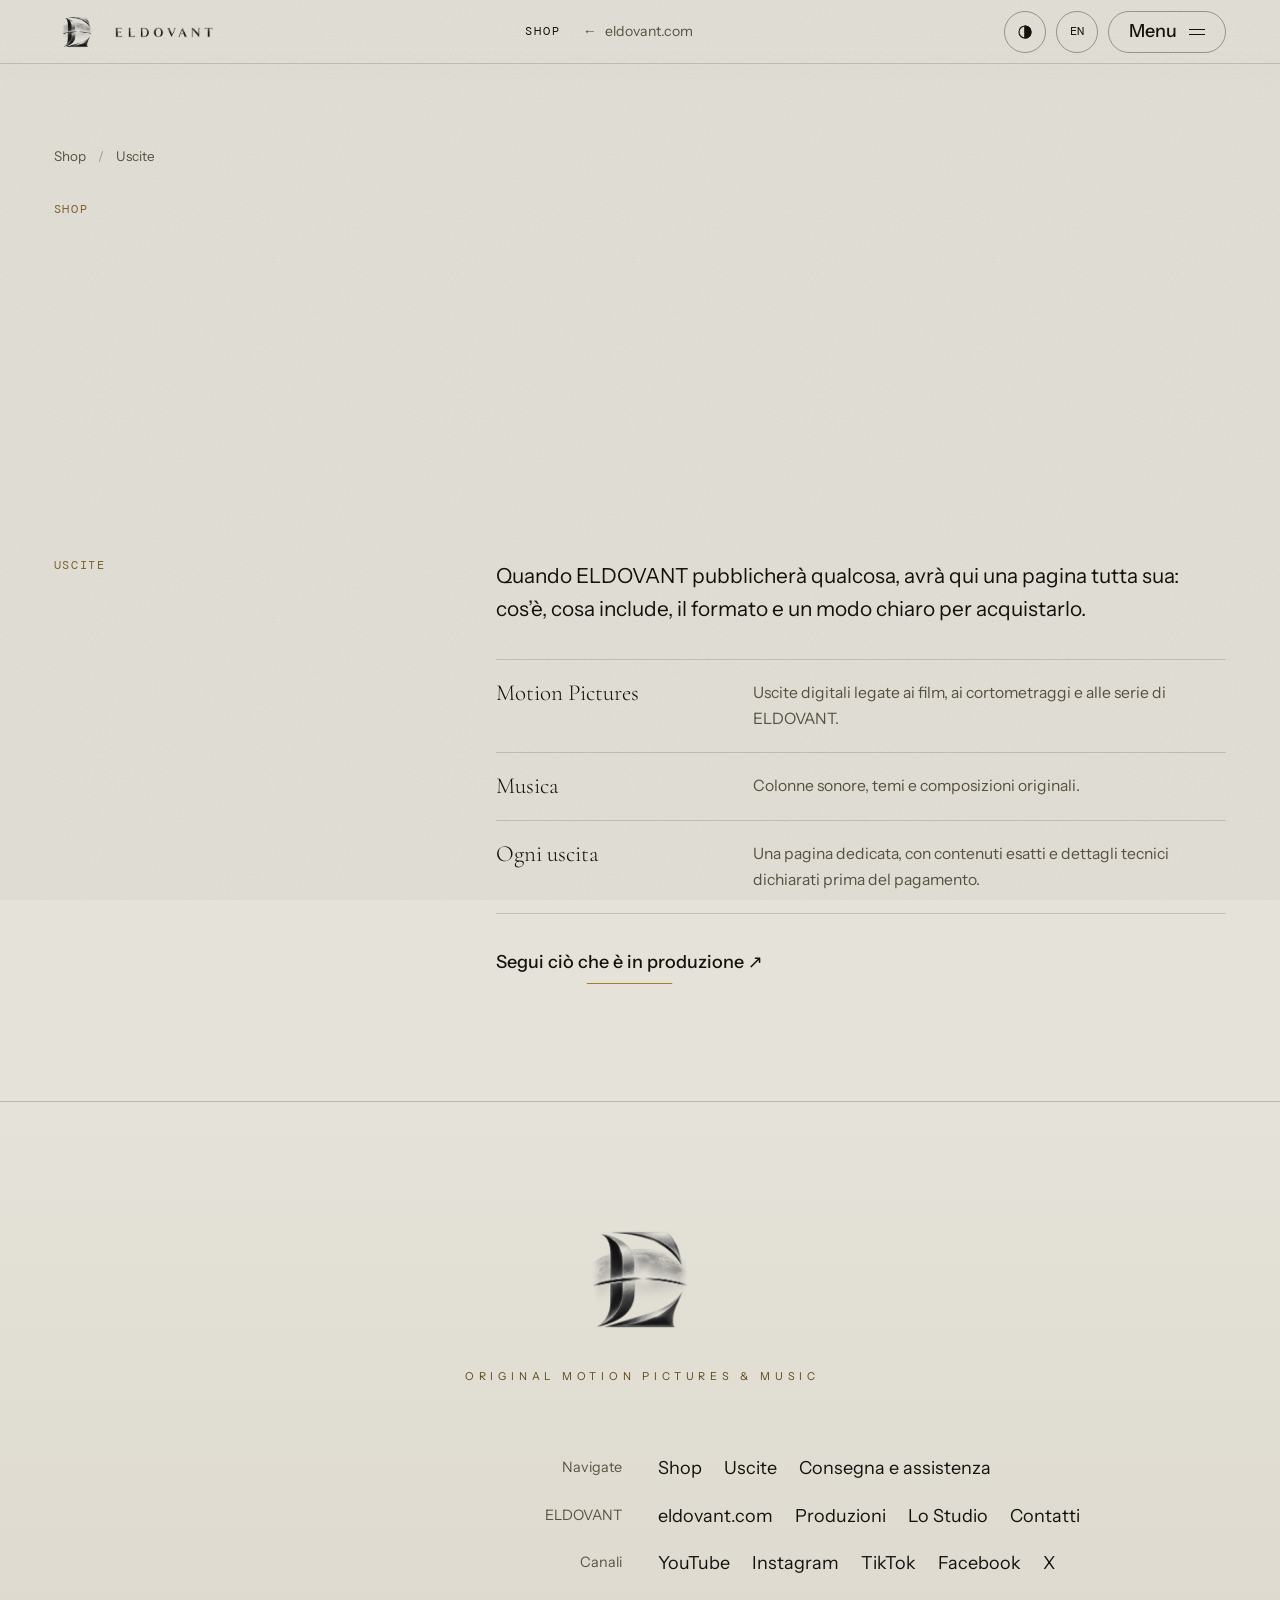
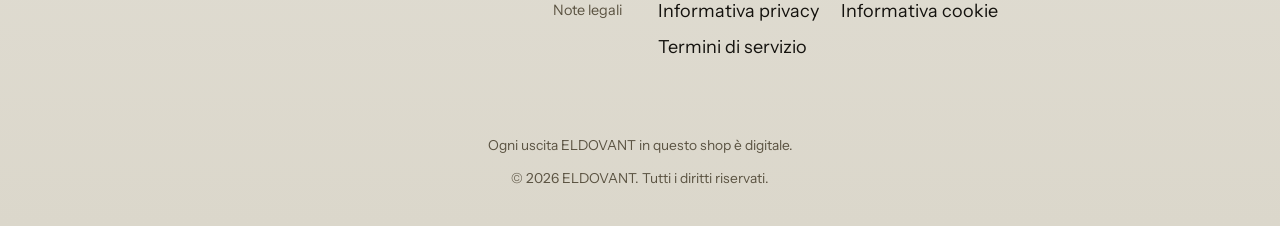
<file: it/prodotti/index.html>
<!DOCTYPE html>
<html lang="it" data-theme="dark">
<head>
<meta charset="utf-8">
<meta name="viewport" content="width=device-width, initial-scale=1, viewport-fit=cover">
<title>ELDOVANT Shop — Uscite</title>
<meta name="description" content="Tutte le uscite ELDOVANT disponibili come prodotti digitali: opere cinematografiche e musicali originali.">
<!-- build:seo:start -->
<link rel="canonical" href="https://shop.eldovant.com/it/prodotti/">
<link rel="alternate" hreflang="en" href="https://shop.eldovant.com/en/products/">
<link rel="alternate" hreflang="it" href="https://shop.eldovant.com/it/prodotti/">
<link rel="alternate" hreflang="x-default" href="https://shop.eldovant.com/">
<meta property="og:type" content="website">
<meta property="og:site_name" content="ELDOVANT Shop">
<meta property="og:title" content="ELDOVANT Shop — Uscite">
<meta property="og:description" content="Tutte le uscite ELDOVANT disponibili come prodotti digitali: opere cinematografiche e musicali originali.">
<meta property="og:url" content="https://shop.eldovant.com/it/prodotti/">
<meta property="og:locale" content="it_IT">
<meta property="og:locale:alternate" content="en_US">
<meta property="og:image" content="https://shop.eldovant.com/assets/og-brand.jpg">
<meta property="og:image:width" content="1200">
<meta property="og:image:height" content="630">
<meta name="twitter:card" content="summary_large_image">
<meta name="twitter:title" content="ELDOVANT Shop — Uscite">
<meta name="twitter:description" content="Tutte le uscite ELDOVANT disponibili come prodotti digitali: opere cinematografiche e musicali originali.">
<meta name="twitter:image" content="https://shop.eldovant.com/assets/og-brand.jpg">
<script type="application/ld+json">{"@context":"https://schema.org","@type":"Organization","@id":"https://www.eldovant.com/#organization","name":"ELDOVANT","alternateName":["Eldovant"],"url":"https://www.eldovant.com/","logo":"https://www.eldovant.com/apple-touch-icon.png","slogan":"Original Motion Pictures & Music","sameAs":["https://www.youtube.com/@eldovant","https://www.instagram.com/eldovant","https://www.tiktok.com/@eldovant","https://www.facebook.com/eldovant","https://x.com/eldovant"]}</script>
<script type="application/ld+json">{"@context":"https://schema.org","@type":"BreadcrumbList","itemListElement":[{"@type":"ListItem","position":1,"name":"Shop","item":"https://shop.eldovant.com/it/"},{"@type":"ListItem","position":2,"name":"Uscite","item":"https://shop.eldovant.com/it/prodotti/"}]}</script>
<!-- build:seo:end -->
<meta name="color-scheme" content="dark light">
<meta name="theme-color" content="#070605" media="(prefers-color-scheme: dark)">
<meta name="theme-color" content="#e5e2d9" media="(prefers-color-scheme: light)">
<link rel="icon" href="/favicon.ico" sizes="48x48 96x96 144x144">
<link rel="icon" type="image/png" href="/favicon-48x48.png" sizes="48x48">
<link rel="icon" type="image/png" href="/favicon-96x96.png" sizes="96x96">
<link rel="icon" type="image/png" href="/favicon.png" sizes="192x192">
<link rel="apple-touch-icon" href="/apple-touch-icon.png" sizes="180x180">
<link rel="preload" href="/assets/fonts/CormorantGaramond-300.woff2" as="font" type="font/woff2" crossorigin>
<link rel="preload" href="/assets/fonts/InstrumentSans-400.woff2" as="font" type="font/woff2" crossorigin>
<script>
/* Runs before first paint: theme, motion preference, opening state. */
(function(){
  var d=document.documentElement; d.classList.add('js');
  var t=null; try{t=localStorage.getItem('eld-theme')}catch(e){}
  if(t!=='light'&&t!=='dark'){t=(window.matchMedia&&matchMedia('(prefers-color-scheme: light)').matches)?'light':'dark'}
  d.setAttribute('data-theme',t);
  var rm=window.matchMedia&&matchMedia('(prefers-reduced-motion: reduce)').matches; if(rm)d.classList.add('rm');
  var seen=false; try{seen=sessionStorage.getItem('eld-open-shop')==='1'}catch(e){}
  try{var lx=JSON.parse(sessionStorage.getItem('eld-lx')||'null'); sessionStorage.removeItem('eld-lx');
    if(lx&&!rm&&Date.now()-lx.t<8000&&lx.to===location.pathname.replace(/index\.html$/,'')){d.classList.add('lx-in','lx-arrive');seen=true}}catch(e){}
  
})();
</script>
<link rel="stylesheet" href="/shop.css">
</head>
<body>
<a class="skip" href="#main">Vai al contenuto</a>
<header class="hdr always" id="hdr">
  <a class="brand" href="/it/" aria-label="ELDOVANT Shop — home"><img class="brand-e dk" src="/assets/brand/brand-e-dk.webp" alt="" width="200" height="215"><img class="brand-e lt" src="/assets/brand/brand-e-lt.webp" alt="" width="200" height="215"><img class="brand-w dk" src="/assets/brand/brand-w-dk.webp" alt="ELDOVANT" width="1070" height="117"><img class="brand-w lt" src="/assets/brand/brand-w-lt.webp" alt="ELDOVANT" width="1070" height="117"></a>
  <div class="hdr-mid"><span class="where">Shop</span><a class="back" href="https://www.eldovant.com/it/"><span aria-hidden="true">←</span> eldovant.com</a></div>
  <div class="hdr-ctl">
    <button class="ibtn" id="btnTheme" type="button" aria-label="Passa alla modalità chiara"><svg viewBox="0 0 24 24" aria-hidden="true"><circle cx="12" cy="12" r="8"/><path d="M12 4v16"/><path d="M12 4a8 8 0 0 1 0 16z" fill="currentColor"/></svg></button>
    <span class="lswitch"><a id="btnLang" href="/en/products/" aria-label="Switch to the English version" hreflang="en" lang="en" rel="alternate">EN</a></span>
    <button class="mbtn" id="btnMenu" type="button" aria-haspopup="dialog" aria-controls="menu">Menu<i aria-hidden="true"></i></button>
  </div>
  <div class="hdr-line" aria-hidden="true"><i id="prog"></i></div>
</header>
<dialog class="menu" id="menu" aria-label="Menu dello shop">
  <div class="menu-in">
    <div class="menu-top">
      <a class="brand" href="/it/" aria-label="ELDOVANT Shop — home"><img class="brand-e dk" src="/assets/brand/brand-e-dk.webp" alt="" width="200" height="215"><img class="brand-e lt" src="/assets/brand/brand-e-lt.webp" alt="" width="200" height="215"><img class="brand-w dk" src="/assets/brand/brand-w-dk.webp" alt="ELDOVANT" width="1070" height="117"><img class="brand-w lt" src="/assets/brand/brand-w-lt.webp" alt="ELDOVANT" width="1070" height="117"></a>
      <button class="mbtn" id="menuClose" type="button">Chiudi<i aria-hidden="true"></i></button>
    </div>
    <div class="menu-body">
      <nav aria-label="Shop"><ul class="menu-main">
        <li><a href="/it/">Shop</a></li>
        <li><a href="/it/prodotti/" aria-current="page">Uscite</a></li>
        <li><a href="/it/consegna/">Consegna e assistenza</a></li>
        <li><a href="https://www.eldovant.com/it/">eldovant.com <small>Sito principale ↗</small></a></li>
      </ul></nav>
      <nav class="menu-side" aria-label="Su eldovant.com">
        <h2>Su eldovant.com</h2>
        <ul><li><a href="https://www.eldovant.com/it/produzioni/"><span>Produzioni</span><span aria-hidden="true">↗</span></a></li><li><a href="https://www.eldovant.com/it/studio/"><span>Lo Studio</span><span aria-hidden="true">↗</span></a></li><li><a href="https://www.eldovant.com/it/contatti/"><span>Contatti</span><span aria-hidden="true">↗</span></a></li></ul>
      </nav>
    </div>
    <div class="menu-foot"><span>Original Motion Pictures &amp; Music</span><span><a href="https://www.eldovant.com/it/informativa-privacy/">Informativa privacy</a><a href="https://www.eldovant.com/it/termini-di-servizio/">Termini di servizio</a></span></div>
  </div>
</dialog>
<main id="main">
<section class="pg"><div class="wrap">
  <ol class="crumbs" aria-label="Breadcrumb"><li><a href="/it/">Shop</a></li><li aria-current="page">Uscite</li></ol>
  <p class="eyebrow">Shop</p>
  <h1 class="display wipe">Uscite</h1>
  
</div></section><section class="sec" id="releases" aria-labelledby="eH"><div class="wrap"><div class="opening">
  <div><p class="eyebrow">Uscite</p><h2 class="display wipe" id="eH" style="margin-top:16px">Lo shop è aperto. La prima uscita non ancora.</h2></div>
  <div><p class="lead" style="margin-bottom:34px">Quando ELDOVANT pubblicherà qualcosa, avrà qui una pagina tutta sua: cos’è, cosa include, il formato e un modo chiaro per acquistarlo.</p>
  <dl class="opening-rows"><div><dt>Motion Pictures</dt><dd>Uscite digitali legate ai film, ai cortometraggi e alle serie di ELDOVANT.</dd></div><div><dt>Musica</dt><dd>Colonne sonore, temi e composizioni originali.</dd></div><div><dt>Ogni uscita</dt><dd>Una pagina dedicata, con contenuti esatti e dettagli tecnici dichiarati prima del pagamento.</dd></div></dl>
  <p style="margin-top:34px"><a class="tlink" href="https://www.eldovant.com/it/produzioni/">Segui ciò che è in produzione ↗</a></p></div>
</div></div></section>
</main>

<footer class="credits" id="credits">
  <img class="mark dk" src="/assets/brand/brand-e-dk.webp" alt="" width="200" height="215"><img class="mark lt" src="/assets/brand/brand-e-lt.webp" alt="" width="200" height="215">
  <p class="cap">Original Motion Pictures &amp; Music</p>
  <dl class="roll">
    <dt>Navigate</dt><dd><a href="/it/">Shop</a><a href="/it/prodotti/">Uscite</a><a href="/it/consegna/">Consegna e assistenza</a></dd>
    <dt>ELDOVANT</dt><dd><a href="https://www.eldovant.com/it/">eldovant.com</a><a href="https://www.eldovant.com/it/produzioni/">Produzioni</a><a href="https://www.eldovant.com/it/studio/">Lo Studio</a><a href="https://www.eldovant.com/it/contatti/">Contatti</a></dd>
    <dt>Canali</dt><dd><a href="https://www.youtube.com/@eldovant" target="_blank" rel="noopener noreferrer" aria-label="ELDOVANT su YouTube">YouTube</a><a href="https://www.instagram.com/eldovant" target="_blank" rel="noopener noreferrer" aria-label="ELDOVANT su Instagram">Instagram</a><a href="https://www.tiktok.com/@eldovant" target="_blank" rel="noopener noreferrer" aria-label="ELDOVANT su TikTok">TikTok</a><a href="https://www.facebook.com/eldovant" target="_blank" rel="noopener noreferrer" aria-label="ELDOVANT su Facebook">Facebook</a><a href="https://x.com/eldovant" target="_blank" rel="noopener noreferrer" aria-label="ELDOVANT su X">X</a></dd>
    <dt>Note legali</dt><dd><a href="https://www.eldovant.com/it/informativa-privacy/">Informativa privacy</a><a href="https://www.eldovant.com/it/informativa-cookie/">Informativa cookie</a><a href="https://www.eldovant.com/it/termini-di-servizio/">Termini di servizio</a></dd>
  </dl>
  <div class="fine"><span>Ogni uscita ELDOVANT in questo shop è digitale.</span><span>© <span id="year">2026</span> ELDOVANT. Tutti i diritti riservati.</span></div>
</footer>
<script src="/shop.js" defer></script>
</body>
</html>
</file>
<file: shop.css>
/* ==========================================================================
   ELDOVANT Shop — shared stylesheet.
   Same design system as www.eldovant.com (tokens, type, header, menu, footer, motion),
   with a layer for releases. The horizon is the motif: a luminous line that opens, closes, draws.
   ========================================================================== */
:root{
  --f-display:'Cormorant Garamond','Iowan Old Style','Palatino Linotype',Palatino,Georgia,serif;
  --f-text:'Instrument Sans','Helvetica Neue',Arial,system-ui,sans-serif;
  --f-mono:'DM Mono',ui-monospace,SFMono-Regular,Menlo,Consolas,monospace;
  --ease:cubic-bezier(.2,.7,.1,1);
  --ease-io:cubic-bezier(.65,0,.25,1);
  --hdr:64px;
  --gutter:clamp(20px,4.2vw,68px);
  --maxw:1440px;
}
:root,:root[data-theme="dark"]{
  --bg:#070605; --bg2:#0e0c0a; --surface:#14110d; --surface2:#1a160f;
  --ink:#ece5d3; --mute:#9d9382; --line:rgba(236,229,211,.15); --line-strong:rgba(236,229,211,.32);
  --gold:#c9a45c; --gold-hi:#f1d48f; --gold-lo:#7d6234; --focus:#f1d48f;
  --glow:255,214,140; --dust:241,208,143;
  --hero-bg:radial-gradient(70% 55% at 50% 44%,rgba(126,92,38,.26),transparent 72%),linear-gradient(#050404,#0a0806 60%,#070605);
  --grain-img:url("data:image/svg+xml,%3Csvg xmlns='http://www.w3.org/2000/svg' width='180' height='180'%3E%3Cfilter id='n'%3E%3CfeTurbulence type='fractalNoise' baseFrequency='.85' numOctaves='2' stitchTiles='stitch'/%3E%3CfeColorMatrix values='0 0 0 0 1 0 0 0 0 1 0 0 0 0 1 0 0 0 .8 0'/%3E%3C/filter%3E%3Crect width='100%25' height='100%25' filter='url(%23n)'/%3E%3C/svg%3E");
  --grain:.05;
  --art-shadow:0 40px 70px -28px rgba(0,0,0,.85),0 0 0 1px rgba(236,229,211,.08);
  --sky-a:#0a0806; --sky-b:#1b130a; --lx-peak:#fff7dd;
}
:root[data-theme="light"]{
  --bg:#e5e2d9; --bg2:#dbd7cb; --surface:#eeece5; --surface2:#e9e6dc;
  --ink:#14120e; --mute:#5b5342; --line:rgba(20,18,14,.16); --line-strong:rgba(20,18,14,.36);
  --gold:#82632a; --gold-hi:#a67c2f; --gold-lo:#5c4517; --focus:#5c3f0a;
  --glow:255,251,238; --dust:120,88,36;
  --hero-bg:radial-gradient(70% 60% at 50% 44%,rgba(255,252,242,.96),rgba(255,252,242,0) 74%),linear-gradient(#d3cfc3,#e4e1d7 55%,#e5e2d9);
  --grain-img:url("data:image/svg+xml,%3Csvg xmlns='http://www.w3.org/2000/svg' width='180' height='180'%3E%3Cfilter id='n'%3E%3CfeTurbulence type='fractalNoise' baseFrequency='.85' numOctaves='2' stitchTiles='stitch'/%3E%3CfeColorMatrix values='0 0 0 0 0 0 0 0 0 0 0 0 0 0 0 0 0 0 .8 0'/%3E%3C/filter%3E%3Crect width='100%25' height='100%25' filter='url(%23n)'/%3E%3C/svg%3E");
  --grain:.06;
  --art-shadow:0 34px 56px -26px rgba(40,28,10,.5),0 0 0 1px rgba(20,18,14,.1);
  --sky-a:#d9d5c9; --sky-b:#f4efe0; --lx-peak:var(--gold-hi);
}

@font-face{font-family:'Cormorant Garamond';font-style:normal;font-weight:300;font-display:swap;src:url(assets/fonts/CormorantGaramond-300.woff2) format('woff2')}
@font-face{font-family:'Cormorant Garamond';font-style:normal;font-weight:400;font-display:swap;src:url(assets/fonts/CormorantGaramond-400.woff2) format('woff2')}
@font-face{font-family:'Instrument Sans';font-style:normal;font-weight:400;font-display:swap;src:url(assets/fonts/InstrumentSans-400.woff2) format('woff2')}
@font-face{font-family:'Instrument Sans';font-style:normal;font-weight:500;font-display:swap;src:url(assets/fonts/InstrumentSans-500.woff2) format('woff2')}
@font-face{font-family:'DM Mono';font-style:normal;font-weight:400;font-display:swap;src:url(assets/fonts/DMMono-400.woff2) format('woff2')}

*,*::before,*::after{box-sizing:border-box}
[hidden]{display:none!important}
html{scroll-behavior:auto;-webkit-text-size-adjust:100%;background:var(--bg)}
body{margin:0;background:var(--bg);color:var(--ink);font:400 clamp(1rem,.35vw + .93rem,1.125rem)/1.65 var(--f-text);overflow-x:clip;-webkit-font-smoothing:antialiased;text-rendering:optimizeLegibility;min-height:100svh;display:flex;flex-direction:column}
body>main{flex:1 0 auto}
body::after{content:"";position:fixed;inset:0;z-index:95;pointer-events:none;background-image:var(--grain-img);background-size:180px 180px;opacity:var(--grain)}
img,svg,canvas,video{display:block;max-width:100%}
a{color:inherit}
button,input,select{font:inherit;color:inherit}
button{cursor:pointer}
h1,h2,h3,p,ul,ol,dl,dd,figure{margin:0}
ul,ol{padding:0;list-style:none}
:focus-visible{outline:2px solid var(--focus);outline-offset:4px;border-radius:2px}
.sr-only{position:absolute!important;width:1px;height:1px;margin:-1px;padding:0;overflow:hidden;clip:rect(0 0 0 0);white-space:nowrap;border:0}
.skip{position:fixed;left:16px;top:-80px;z-index:200;background:var(--gold-hi);color:#0a0806;padding:10px 16px;text-decoration:none;font-weight:500;transition:top .2s}
.skip:focus{top:12px}

/* ---------- Vocabulary ---------- */
.wrap{max-width:var(--maxw);margin-inline:auto}
.display{font-family:var(--f-display);font-weight:300;letter-spacing:-.012em;line-height:1.02}
.mute{color:var(--mute)}
.mono{font-family:var(--f-mono);font-size:.72rem;letter-spacing:.08em;text-transform:uppercase}
.eyebrow{font:400 .72rem/1.3 var(--f-mono);letter-spacing:.14em;text-transform:uppercase;color:var(--gold-hi)}
:root[data-theme="light"] .eyebrow{color:var(--gold)}
.lead{font-size:clamp(1.05rem,.6vw + .95rem,1.3rem);line-height:1.6;max-width:36em}
.tlink{position:relative;display:inline-block;text-decoration:none;padding-bottom:6px;font-weight:500}
.tlink::after{content:"";position:absolute;left:0;right:0;bottom:0;height:1px;background:var(--gold-hi);transform-origin:center;transform:scaleX(.32);transition:transform .6s var(--ease)}
.tlink:hover::after,.tlink:focus-visible::after{transform:scaleX(1)}
.cta{position:relative;display:inline-flex;align-items:center;justify-content:center;gap:14px;padding:15px 28px;border:1px solid var(--gold);background:transparent;color:var(--ink);text-decoration:none;font-weight:500;letter-spacing:.02em;isolation:isolate;overflow:hidden;transition:color .5s var(--ease),opacity .3s;min-height:50px}
.cta::before{content:"";position:absolute;inset:0;z-index:-1;background:var(--gold-hi);clip-path:inset(50% 0);transition:clip-path .55s var(--ease)}
.cta:hover,.cta:focus-visible{color:#0a0806}
.cta:hover::before,.cta:focus-visible::before{clip-path:inset(0)}
.cta.ghost{border-color:var(--line-strong)}
.cta.solid{background:var(--gold-hi);color:#0a0806;border-color:var(--gold-hi)}
.cta.solid::before{background:var(--ink)}
.cta.solid:hover,.cta.solid:focus-visible{color:var(--bg)}
.cta[aria-disabled="true"]{opacity:.55;cursor:not-allowed;pointer-events:none}
.cta[aria-busy="true"]{cursor:progress}
.cta .arr{width:18px;height:10px;stroke:currentColor;fill:none;stroke-width:1.5;transition:transform .5s var(--ease)}
.cta:hover .arr{transform:translateX(4px)}
.pill{display:inline-flex;align-items:center;gap:8px;font:400 .7rem/1 var(--f-mono);letter-spacing:.08em;text-transform:uppercase;padding:7px 12px 7px 10px;border:1px solid var(--gold);color:var(--gold-hi)}
.pill::before{content:"";width:6px;height:6px;border-radius:50%;border:1px solid currentColor}
.pill[data-status="available"]{background:var(--gold-hi);color:#0a0806;border-color:var(--gold-hi)}
.pill[data-status="available"]::before{background:currentColor}
.pill[data-status="unavailable"]{border-color:var(--line-strong);color:var(--mute)}
:root[data-theme="light"] .pill{color:var(--gold)}
:root[data-theme="light"] .pill[data-status="available"]{color:#0a0806}
:root[data-theme="light"] .pill[data-status="unavailable"]{color:var(--mute)}

/* logos: light mode swaps to the light-background artwork, same boxes */
:root[data-theme="light"] img.dk{display:none!important}
:root:not([data-theme="light"]) img.lt{display:none!important}

/* ---------- Header ---------- */
.hdr{position:fixed;inset:0 0 auto 0;z-index:60;height:var(--hdr);display:flex;align-items:center;justify-content:space-between;gap:24px;padding:0 var(--gutter)}
.hdr::before{content:"";position:absolute;inset:0 0 -18px 0;z-index:-1;pointer-events:none;opacity:0;transition:opacity .5s;background:linear-gradient(var(--bg) 35%,transparent);-webkit-backdrop-filter:blur(8px);backdrop-filter:blur(8px);-webkit-mask-image:linear-gradient(#000 60%,transparent);mask-image:linear-gradient(#000 60%,transparent)}
.hdr.solid::before,.hdr.always::before{opacity:.92}
.brand{display:flex;align-items:center;gap:14px;text-decoration:none;flex:none}
.brand-e{height:34px;width:auto}
:root[data-theme="light"] .brand-e{height:32px;padding:7px 8px;box-sizing:content-box}
.brand-w{height:11px;width:auto}
.hdr-mid{display:none;align-items:center;gap:22px;color:var(--mute);font-size:.88rem}
.hdr-mid .where{font:400 .72rem/1 var(--f-mono);letter-spacing:.16em;text-transform:uppercase;color:var(--ink)}
.hdr-mid .back{text-decoration:none;display:inline-flex;gap:8px;align-items:center;transition:color .3s}
.hdr-mid .back:hover,.hdr-mid .back:focus-visible{color:var(--gold-hi)}
@media(min-width:900px){.hdr-mid{display:flex}}
.hdr-ctl{display:flex;align-items:center;gap:10px}
.ibtn{width:42px;height:42px;border-radius:50%;border:1px solid var(--line-strong);background:transparent;display:grid;place-items:center;transition:border-color .3s}
.ibtn:hover{border-color:var(--gold-hi)}
.ibtn svg{width:18px;height:18px;stroke:currentColor;fill:none;stroke-width:1.5;stroke-linecap:round;stroke-linejoin:round}
.mbtn{height:42px;padding:0 20px;border-radius:999px;border:1px solid var(--line-strong);background:transparent;display:flex;align-items:center;gap:12px;font-weight:500;transition:border-color .3s}
.mbtn:hover{border-color:var(--gold-hi)}
.mbtn i{display:grid;gap:4px}.mbtn i::before,.mbtn i::after{content:"";display:block;width:16px;height:1px;background:currentColor;transition:transform .4s var(--ease)}
.mbtn:hover i::before{transform:translateX(-3px)}.mbtn:hover i::after{transform:translateX(3px)}
.hdr-line{position:absolute;left:0;right:0;bottom:0;height:1px;background:var(--line)}
.hdr-line i{display:block;height:100%;background:linear-gradient(90deg,var(--gold-lo),var(--gold-hi));transform-origin:left;transform:scaleX(0);will-change:transform}
@media(max-width:520px){.hdr .brand-w{display:none}.hdr-ctl{gap:8px}.mbtn{padding:0 16px}}
.lswitch{position:relative;display:inline-flex}
.lswitch a{display:grid;place-items:center;width:42px;height:42px;border-radius:50%;border:1px solid var(--line-strong);text-decoration:none;color:var(--ink);font:400 .74rem/1 var(--f-mono);letter-spacing:.04em;transition:border-color .3s}
.lswitch a:hover,.lswitch a:focus-visible{border-color:var(--gold-hi)}
html.open .hdr{animation:fade-in 1.1s ease 1s both}
@keyframes fade-in{from{opacity:0}to{opacity:1}}

/* ---------- Menu ---------- */
.menu{position:fixed;inset:0;width:100%;height:100%;max-width:none;max-height:none;margin:0;padding:0;border:0;background:var(--bg);color:var(--ink);overflow:hidden;clip-path:inset(50% 0)}
.menu[open]{clip-path:inset(0);animation:menu-open .8s var(--ease-io)}
.menu.closing{clip-path:inset(50% 0);transition:clip-path .55s var(--ease-io)}
@keyframes menu-open{from{clip-path:inset(50% 0)}to{clip-path:inset(0)}}
.menu::backdrop{background:transparent}
.menu-in{position:relative;height:100%;display:grid;grid-template-rows:auto 1fr auto;padding:0 var(--gutter);overflow:auto;background:radial-gradient(60% 50% at 70% 0%,rgba(var(--glow),.10),transparent 70%)}
.menu-top{height:var(--hdr);display:flex;align-items:center;justify-content:space-between}
.menu-body{display:grid;grid-template-columns:minmax(0,1.3fr) minmax(0,1fr);gap:clamp(24px,6vw,120px);align-content:center;padding:4vh 0}
.menu-main li{border-top:1px solid var(--line)}
.menu-main li:last-child{border-bottom:1px solid var(--line)}
.menu-main a{display:flex;align-items:baseline;justify-content:space-between;gap:20px;padding:clamp(10px,2.2vh,22px) 0;text-decoration:none;font-family:var(--f-display);font-weight:300;font-size:clamp(2.2rem,5.4vw,5rem);line-height:1.05;letter-spacing:-.015em;transition:color .4s,padding-left .6s var(--ease)}
.menu-main a small{font:400 .78rem/1 var(--f-text);color:var(--mute);letter-spacing:0}
.menu-main a:hover,.menu-main a:focus-visible,.menu-main a[aria-current="page"]{padding-left:clamp(12px,2vw,32px);color:var(--gold-hi)}
:root[data-theme="light"] .menu-main a:hover,:root[data-theme="light"] .menu-main a[aria-current="page"]{color:var(--gold)}
.menu-side h2{font:500 .8rem/1 var(--f-text);color:var(--mute);margin-bottom:18px}
.menu-side li{border-top:1px solid var(--line)}
.menu-side a{display:flex;justify-content:space-between;gap:16px;padding:12px 0;text-decoration:none;transition:color .3s}
.menu-side a:hover,.menu-side a:focus-visible{color:var(--gold-hi)}
.menu-foot{display:flex;flex-wrap:wrap;gap:16px 32px;align-items:center;justify-content:space-between;padding:22px 0 max(22px,env(safe-area-inset-bottom));border-top:1px solid var(--line);color:var(--mute);font-size:.9rem}
.menu-foot a{text-decoration:none;margin-left:20px}.menu-foot a:hover{color:var(--gold-hi)}
@media(max-width:820px){.menu-body{grid-template-columns:1fr;align-content:start;gap:32px}.menu-main a{font-size:clamp(2rem,9.5vw,3.2rem)}}

/* ---------- Footer ---------- */
.credits{position:relative;padding:clamp(72px,12vh,140px) var(--gutter) max(36px,env(safe-area-inset-bottom));background:linear-gradient(var(--bg),var(--bg2));text-align:center;border-top:1px solid var(--line)}
.credits .mark{width:clamp(72px,8vw,96px);height:auto;margin:0 auto 22px}
:root[data-theme="light"] .credits .mark{padding:18px 22px;box-sizing:content-box}
.credits .cap{font:400 .68rem/1 var(--f-text);letter-spacing:.44em;padding-left:.44em;text-transform:uppercase;color:var(--gold-hi)}
:root[data-theme="light"] .credits .cap{color:var(--gold-lo)}
.roll{display:grid;grid-template-columns:1fr 1fr;gap:18px 36px;max-width:920px;margin:clamp(48px,8vh,84px) auto;text-align:left}
.roll dt{text-align:right;color:var(--mute);font-size:.9rem;padding-top:2px}
.roll dd{display:flex;flex-wrap:wrap;gap:6px 22px}
.roll a{text-decoration:none}
.roll a:hover,.roll a:focus-visible{color:var(--gold-hi)}
:root[data-theme="light"] .roll a:hover{color:var(--gold)}
.credits .fine{color:var(--mute);font-size:.86rem;display:grid;gap:10px;justify-items:center}
@media(max-width:600px){.roll{grid-template-columns:1fr;text-align:center;gap:4px}.roll dt{text-align:center;padding-top:14px}.roll dd{justify-content:center}}

/* ---------- Reveal ---------- */
.wipe{clip-path:inset(-.1em 100% -.3em -.1em);transition:clip-path 1.3s var(--ease-io)}
.wipe.in{clip-path:inset(-.1em -.1em -.3em -.1em)}
.rise{opacity:0;transform:translateY(22px);transition:opacity 1s var(--ease),transform 1.1s var(--ease);transition-delay:var(--d,0s)}
.rise.in{opacity:1;transform:none}
html:not(.js) .wipe,html.rm .wipe{clip-path:none}
html:not(.js) .rise,html.rm .rise{opacity:1;transform:none}

/* ==========================================================================
   Shop home — hero: a horizon, and a title that is not the word "shop"
   ========================================================================== */
.sh-hero{position:relative;min-height:100svh;display:grid;align-items:end;padding:calc(var(--hdr) + 6svh) var(--gutter) clamp(36px,7svh,80px);overflow:hidden;isolation:isolate;background:var(--hero-bg)}
.sh-hero::before{content:"";position:absolute;inset:0;z-index:-2;background:linear-gradient(var(--sky-a) 0%,transparent 70%);opacity:.7}
.sh-horizon{position:absolute;left:0;right:0;top:63%;height:1px;z-index:-1;background:linear-gradient(90deg,transparent,var(--gold-hi) 24%,var(--lx-peak) 50%,var(--gold-hi) 76%,transparent);transform-origin:center;box-shadow:0 0 36px 4px rgba(var(--dust),.25)}
.sh-horizon::before{content:"";position:absolute;left:10%;right:10%;bottom:0;height:min(34svh,300px);background:radial-gradient(50% 100% at 50% 100%,rgba(var(--glow),.22),transparent 70%);pointer-events:none}
.sh-grid{display:grid;grid-template-columns:minmax(0,7fr) minmax(0,5fr);gap:clamp(28px,5vw,96px);align-items:end;width:100%}
.sh-title{font-size:clamp(3.2rem,7vw,7.4rem);line-height:.96;letter-spacing:-.025em;margin:18px 0 26px}
.sh-title span{display:block;white-space:nowrap}
.sh-sub{max-width:30em;font-size:clamp(1.05rem,.6vw + .95rem,1.3rem);line-height:1.55}
.sh-cta{display:flex;flex-wrap:wrap;gap:14px 22px;align-items:center;margin-top:34px}
.sh-pillars{display:flex;flex-wrap:wrap;gap:8px 26px;margin-top:40px;padding-top:18px;border-top:1px solid var(--line-strong);max-width:34em}
.sh-pillars span{font:400 .72rem/1 var(--f-mono);letter-spacing:.12em;text-transform:uppercase;color:var(--mute)}
.sh-frame{position:relative;justify-self:end;width:min(100%,520px);aspect-ratio:4/5;display:grid;place-items:center}
/* the featured cover floating in the hero: a plate behind it gives depth, nothing else */
.sh-plate{position:absolute;inset:6% -5% -5% 8%;border:1px solid var(--line-strong);transform:translate3d(calc(var(--mx,0)*-8px),calc(var(--my,0)*-6px + var(--hp,0)*20px),0);transition:transform .8s var(--ease)}
.sh-art{position:relative;width:88%;box-shadow:var(--art-shadow);transform:translate3d(calc(var(--mx,0)*6px),calc(var(--my,0)*4px - var(--hp,0)*30px),0);transition:transform .8s var(--ease)}
.sh-art img{width:100%;height:auto}
/* empty: a screen waiting for its first image */
.sh-screen{position:relative;width:88%;aspect-ratio:16/10;border:1px solid var(--line-strong);display:grid;place-items:center;text-align:center;padding:24px;background:linear-gradient(rgba(var(--glow),.04),transparent)}
.sh-screen::before{content:"";position:absolute;left:0;right:0;top:62%;height:1px;background:linear-gradient(90deg,transparent,var(--gold-hi),transparent);opacity:.8}
.sh-screen p{max-width:17em;font:300 clamp(1.3rem,2vw,1.8rem)/1.25 var(--f-display);margin-top:-22%}
.sh-screen small{position:absolute;left:0;right:0;bottom:14px;font:400 .68rem/1.4 var(--f-mono);letter-spacing:.12em;text-transform:uppercase;color:var(--mute)}
html.open .sh-horizon{animation:hz-draw 1.8s var(--ease-io) .1s both}
@keyframes hz-draw{from{transform:scaleX(0);opacity:0}to{transform:scaleX(1);opacity:1}}
html.open .sh-title span{animation:wipe-in 1.4s var(--ease-io) .7s both}
html.open .sh-title span+span{animation-delay:.95s}
@keyframes wipe-in{from{clip-path:inset(-.1em 100% -.3em -.1em)}to{clip-path:inset(-.1em -.1em -.3em -.1em)}}
html.open .sh-sub,html.open .sh-cta,html.open .sh-pillars,html.open .eyebrow.first{animation:fade-in 1.2s ease 1.5s both}
html.open .sh-frame{animation:fade-in 1.6s ease 1.1s both}
@media(max-width:900px){
  .sh-hero{align-items:start;padding-top:calc(var(--hdr) + 6svh)}
  .sh-grid{grid-template-columns:1fr;gap:34px}
  .sh-frame{justify-self:start;width:min(86%,380px)}
  .sh-title{font-size:clamp(3rem,13.5vw,6rem)}
  .sh-horizon{top:74%}
}

/* ---------- sections ---------- */
.sec{position:relative;padding:clamp(80px,13vh,160px) var(--gutter)}
.sec-head{display:flex;flex-wrap:wrap;align-items:end;justify-content:space-between;gap:20px 40px;margin-bottom:clamp(36px,6vh,72px);padding-bottom:20px;border-bottom:1px solid var(--line-strong)}
.sec-head h2{font-size:clamp(2.2rem,4.8vw,4.6rem)}

/* featured release — editorial spread */
.ft{display:grid;grid-template-columns:minmax(0,6fr) minmax(0,5fr);gap:clamp(32px,6vw,120px);align-items:center}
.ft-art{position:relative;padding:clamp(18px,4vw,64px) 0}
.ft-art::before{content:"";position:absolute;inset:0 18% 0 -2%;border:1px solid var(--line);z-index:0}
.ft-art a{position:relative;z-index:1;display:block;width:min(100%,560px);margin-inline:auto;box-shadow:var(--art-shadow);transition:transform 1s var(--ease)}
.ft-art a:hover{transform:translateY(-8px)}
.ft-art img{width:100%;height:auto}
.ft-body h2{font-size:clamp(2.6rem,5.6vw,5.4rem);margin:16px 0 20px}
.ft-body .tag{font:300 clamp(1.3rem,2vw,1.8rem)/1.3 var(--f-display);color:var(--mute);max-width:24em}
.ft-meta{display:flex;flex-wrap:wrap;gap:12px 28px;align-items:center;margin:28px 0}
.price{font:300 clamp(1.7rem,2.6vw,2.4rem)/1 var(--f-display);font-variant-numeric:lining-nums tabular-nums}
.ft--text{grid-template-columns:minmax(0,5fr) minmax(0,7fr);align-items:start}
.ft--text h2{margin-top:0;font-size:clamp(2.6rem,5.6vw,5.4rem)}
.ft--text .ov{max-width:34em;margin:26px 0 0;color:var(--ink)}
@media(max-width:900px){.ft,.ft--text{grid-template-columns:1fr}.ft-art::before{inset:0 8% 0 -2%}}

/* the wall — releases as posters, never cards */
.wall{display:grid;gap:clamp(40px,6vw,88px) clamp(24px,3.4vw,56px);grid-template-columns:repeat(auto-fill,minmax(min(100%,300px),1fr))}
.wall[data-count="1"]{grid-template-columns:minmax(0,520px)}
.wall[data-count="2"]{grid-template-columns:repeat(2,minmax(0,1fr));max-width:1000px}
.pc{position:relative;display:grid;gap:18px;align-content:start;min-width:0}
.pc-art{position:relative;display:block;box-shadow:var(--art-shadow);overflow:hidden;background:var(--surface);transition:transform .9s var(--ease),box-shadow .9s var(--ease)}
.pc-art img{width:100%;height:auto;transition:transform 1.4s var(--ease)}
.pc-art::after{content:"";position:absolute;left:0;right:0;bottom:0;height:2px;background:linear-gradient(90deg,var(--gold-lo),var(--gold-hi));transform:scaleX(0);transform-origin:left;transition:transform .8s var(--ease)}
.pc:hover .pc-art,.pc:focus-within .pc-art{transform:translateY(-6px)}
.pc:hover .pc-art img{transform:scale(1.02)}
.pc:hover .pc-art::after,.pc:focus-within .pc-art::after{transform:scaleX(1)}
.pc-no{font:400 .68rem/1 var(--f-mono);letter-spacing:.14em;text-transform:uppercase;color:var(--mute);display:flex;justify-content:space-between;gap:12px}
.pc h3{font:300 clamp(1.7rem,2.4vw,2.4rem)/1.08 var(--f-display);letter-spacing:-.01em}
.pc h3 a{text-decoration:none}
.pc h3 a::after{content:"";position:absolute;inset:0;z-index:2}
.pc-tag{color:var(--mute);font-size:.96rem;line-height:1.5}
.pc-foot{display:flex;align-items:center;justify-content:space-between;gap:14px;padding-top:12px;border-top:1px solid var(--line)}
.pc-foot .price{font-size:1.5rem}

/* filters & search: present only when the catalogue needs them */
.tools{display:flex;flex-wrap:wrap;gap:14px 24px;align-items:center;margin-bottom:clamp(28px,5vh,48px)}
.chips{display:flex;flex-wrap:wrap;gap:8px}
.chip{border:1px solid var(--line-strong);background:transparent;border-radius:999px;padding:9px 16px;font-size:.92rem;transition:background-color .3s,border-color .3s,color .3s}
.chip:hover{border-color:var(--gold-hi)}
.chip[aria-pressed="true"]{background:var(--gold-hi);border-color:var(--gold-hi);color:#0a0806}
.srch{flex:1 1 240px;max-width:420px;display:flex;align-items:center;gap:10px;border-bottom:1px solid var(--line-strong);padding:6px 2px;transition:border-color .3s}
.srch:focus-within{border-color:var(--gold-hi)}
.srch input{flex:1;min-width:0;background:transparent;border:0;outline:0;font-size:1rem;padding:6px 0}
.srch input::placeholder{color:var(--mute)}
.srch svg{width:18px;height:18px;stroke:currentColor;fill:none;stroke-width:1.5;flex:none;color:var(--mute)}
.noresults{padding:60px 0;text-align:center;color:var(--mute)}
.noresults h3{font:300 clamp(1.8rem,3vw,2.6rem)/1.15 var(--f-display);color:var(--ink);margin-bottom:12px}

/* empty catalogue: designed, honest */
.opening{display:grid;grid-template-columns:minmax(0,4fr) minmax(0,8fr);gap:clamp(32px,6vw,110px);align-items:start}
.opening h2{font-size:clamp(2.2rem,4.6vw,4.4rem)}
.opening-rows>div{display:grid;grid-template-columns:minmax(0,3fr) minmax(0,6fr);gap:20px;padding:20px 0;border-top:1px solid var(--line)}
.opening-rows>div:last-child{border-bottom:1px solid var(--line)}
.opening-rows dt{font:300 clamp(1.3rem,1.8vw,1.7rem)/1.2 var(--f-display)}
.opening-rows dd{color:var(--mute);font-size:.98rem}
@media(max-width:900px){.opening{grid-template-columns:1fr}.opening-rows>div{grid-template-columns:1fr;gap:6px}}

/* ==========================================================================
   Product page
   ========================================================================== */
.crumbs{display:flex;flex-wrap:wrap;gap:6px 12px;font-size:.84rem;color:var(--mute);margin-bottom:clamp(22px,4vh,40px)}
.crumbs a{text-decoration:none}.crumbs a:hover{color:var(--gold-hi)}
.crumbs li+li::before{content:"/";margin-right:12px;opacity:.5}
.pd{padding:calc(var(--hdr) + clamp(28px,6vh,72px)) var(--gutter) clamp(60px,10vh,120px)}
.pd-grid{display:grid;grid-template-columns:minmax(0,6fr) minmax(0,5fr);gap:clamp(32px,6vw,120px);align-items:start}
.pd-art{position:sticky;top:calc(var(--hdr) + 24px)}
.pd-art figure{position:relative;box-shadow:var(--art-shadow);background:var(--surface);max-width:620px}
.pd-art img{width:100%;height:auto}
.pd-art::before{content:"";position:absolute;inset:6% -5% -5% 8%;border:1px solid var(--line);z-index:-1;max-width:620px}
.pd-id h1{font-size:clamp(2.6rem,5.4vw,5.2rem);margin:14px 0 18px;overflow-wrap:anywhere}
.pd-id .tag{font:300 clamp(1.3rem,2vw,1.8rem)/1.3 var(--f-display);color:var(--mute);max-width:24em}
.pd-badges{display:flex;flex-wrap:wrap;gap:10px 14px;align-items:center}
.buy{margin-top:34px;padding:clamp(20px,2.6vw,32px);border:1px solid var(--line-strong);background:linear-gradient(rgba(var(--glow),.05),transparent);display:grid;gap:18px}
.buy-row{display:flex;flex-wrap:wrap;align-items:center;justify-content:space-between;gap:14px 20px}
.buy .cta{flex:1 1 220px}
.buy-note{color:var(--mute);font-size:.9rem;line-height:1.55}
.buy-note b{color:var(--ink);font-weight:500}
.buy-state{border-left:2px solid var(--gold);padding:4px 0 4px 14px;color:var(--ink);font-size:.95rem}
.pd-sec{padding-top:clamp(56px,9vh,110px)}
.pd-sec h2{font:500 .76rem/1 var(--f-mono);letter-spacing:.14em;text-transform:uppercase;color:var(--gold-hi);padding-bottom:16px;border-bottom:1px solid var(--line-strong);margin-bottom:24px}
:root[data-theme="light"] .pd-sec h2{color:var(--gold)}
.prose p+p{margin-top:1.1em}
.prose{max-width:36em}
.inc li{padding:12px 0 12px 26px;border-top:1px solid var(--line);position:relative}
.inc li:last-child{border-bottom:1px solid var(--line)}
.inc li::before{content:"";position:absolute;left:0;top:1.35em;width:12px;height:1px;background:var(--gold-hi)}
.spec>div{display:grid;grid-template-columns:minmax(0,2fr) minmax(0,3fr);gap:16px;padding:12px 0;border-top:1px solid var(--line)}
.spec>div:last-child{border-bottom:1px solid var(--line)}
.spec dt{color:var(--mute);font-size:.94rem}
.spec dd{font-variant-numeric:lining-nums}
.pv{border:1px solid var(--line-strong);background:var(--surface);padding:18px}
.pv video{width:100%;height:auto;background:#000}
.pv-audio{display:flex;align-items:center;gap:18px}
.pv-play{width:54px;height:54px;border-radius:50%;border:1px solid var(--gold);background:transparent;display:grid;place-items:center;flex:none;transition:background-color .3s,color .3s}
.pv-play:hover{background:var(--gold-hi);color:#0a0806}
.pv-play svg{width:20px;height:20px;fill:currentColor}
.pv-play .pa{display:none}.pv-play[aria-pressed="true"] .pp{display:none}.pv-play[aria-pressed="true"] .pa{display:block}
.pv-main{flex:1;min-width:0;display:grid;gap:8px}
.pv-bar{height:2px;background:var(--line-strong);position:relative;cursor:pointer;padding:10px 0;background-clip:content-box}
.pv-bar i{position:absolute;left:0;top:10px;height:2px;width:0;background:var(--gold-hi)}
.pv-t{display:flex;justify-content:space-between;font:400 .7rem/1 var(--f-mono);letter-spacing:.08em;color:var(--mute)}
.pd-bar{display:none}
.rel{display:grid;gap:10px}
.rel a{display:flex;justify-content:space-between;gap:16px;padding:14px 0;border-top:1px solid var(--line);text-decoration:none;transition:color .3s}
.rel a:last-child{border-bottom:1px solid var(--line)}
.rel a:hover,.rel a:focus-visible{color:var(--gold-hi)}
@media(max-width:900px){
  .pd-grid{grid-template-columns:1fr}
  .pd-art{position:relative;top:0}
  .pd-art figure{max-width:440px}
  .pd-art::before{display:none}
  .spec>div{grid-template-columns:1fr;gap:4px}
  .pd-bar{position:fixed;left:0;right:0;bottom:0;z-index:70;display:flex;align-items:center;justify-content:space-between;gap:16px;padding:12px var(--gutter) max(12px,env(safe-area-inset-bottom));background:color-mix(in srgb,var(--bg) 94%,transparent);-webkit-backdrop-filter:blur(10px);backdrop-filter:blur(10px);border-top:1px solid var(--line-strong);transform:translateY(110%);transition:transform .6s var(--ease)}
  .pd-bar.on{transform:none}
  .pd-bar .price{font-size:1.5rem}
  .pd-bar .cta{padding:13px 22px;min-height:46px}
  body.has-bar .credits{padding-bottom:calc(36px + 76px)}
}

/* ---------- order / delivery / system pages ---------- */
.pg{padding:calc(var(--hdr) + clamp(40px,9vh,110px)) var(--gutter) clamp(60px,10vh,120px)}
.pg h1{font-size:clamp(2.8rem,7vw,6.4rem);margin:16px 0 26px}
.pg .lead{color:var(--ink)}
.od-grid{display:grid;grid-template-columns:minmax(0,5fr) minmax(0,7fr);gap:clamp(32px,6vw,110px);margin-top:clamp(40px,8vh,90px);align-items:start}
.steps{counter-reset:s}
.steps li{counter-increment:s;display:grid;grid-template-columns:3em 1fr;gap:14px;padding:18px 0;border-top:1px solid var(--line)}
.steps li:last-child{border-bottom:1px solid var(--line)}
.steps li::before{content:counter(s,decimal-leading-zero);font:400 .78rem/1.9 var(--f-mono);color:var(--gold-hi)}
.steps b{display:block;font:300 1.5rem/1.2 var(--f-display);margin-bottom:4px}
.steps span{color:var(--mute);font-size:.96rem}
.faq details{border-top:1px solid var(--line)}
.faq details:last-child{border-bottom:1px solid var(--line)}
.faq summary{list-style:none;cursor:pointer;padding:18px 0;display:flex;justify-content:space-between;gap:20px;font:300 clamp(1.25rem,1.8vw,1.6rem)/1.25 var(--f-display)}
.faq summary::-webkit-details-marker{display:none}
.faq summary::after{content:"+";font:300 1.6rem/1 var(--f-display);color:var(--gold-hi);transition:transform .4s var(--ease)}
.faq details[open] summary::after{transform:rotate(45deg)}
.faq details p{padding:0 0 20px;color:var(--mute);max-width:38em}
.state-banner{margin-top:34px;padding:20px 22px;border:1px solid var(--gold);display:grid;gap:6px;max-width:44em}
.state-banner h2{font:300 clamp(1.6rem,2.4vw,2.2rem)/1.15 var(--f-display)}
.state-banner p{color:var(--mute)}
.state-banner[data-kind="failed"],.state-banner[data-kind="expired"]{border-color:var(--line-strong);border-left:3px solid var(--gold-hi)}
.state-banner .row{display:flex;flex-wrap:wrap;gap:10px 22px;margin-top:10px}
@media(max-width:900px){.od-grid{grid-template-columns:1fr}}

/* page-level states (404 etc.) — a quiet, designed screen */
.void{min-height:100svh;display:grid;place-items:center;padding:calc(var(--hdr) + 20px) var(--gutter) 60px;text-align:center;background:var(--hero-bg)}
.void .code{font:400 .76rem/1 var(--f-mono);letter-spacing:.2em;color:var(--gold-hi)}
.void h1{font-size:clamp(2.6rem,7vw,5.6rem);margin:18px auto 20px;max-width:12em}
.void p{color:var(--mute);max-width:30em;margin-inline:auto}
.void .sh-cta{justify-content:center}


/* ---------- Checkout (ELDOVANT review step → Gumroad payment window) ---------- */
.co-grid{display:grid;grid-template-columns:minmax(0,5fr) minmax(0,7fr);gap:clamp(32px,6vw,110px);margin-top:clamp(34px,6vh,70px);align-items:start}
.co-sum{display:grid;grid-template-columns:minmax(0,150px) minmax(0,1fr);gap:22px;padding:clamp(18px,2.4vw,28px);border:1px solid var(--line-strong);background:linear-gradient(rgba(var(--glow),.05),transparent);position:sticky;top:calc(var(--hdr) + 24px)}
.co-sum figure{box-shadow:var(--art-shadow);align-self:start}
.co-sum figure img{width:100%;height:auto}
.co-sum h2{font-size:clamp(1.7rem,2.6vw,2.4rem);margin:8px 0 16px;overflow-wrap:anywhere}
.co-inc-h{font:400 .68rem/1 var(--f-mono);letter-spacing:.12em;text-transform:uppercase;color:var(--mute);margin:18px 0 8px}
.co-sum .inc li{padding:8px 0 8px 22px;font-size:.94rem}
.co-sum .inc li::before{top:1.15em}
.co-total{display:flex;align-items:baseline;justify-content:space-between;gap:12px;margin-top:20px;padding-top:14px;border-top:1px solid var(--line-strong)}
.co-total>span:first-child{font:400 .72rem/1 var(--f-mono);letter-spacing:.12em;text-transform:uppercase;color:var(--mute)}
.co-var{border:0;margin:0 0 6px;padding:0;min-width:0;display:flex;flex-wrap:wrap;gap:8px}
.co-var legend{font:400 .68rem/1 var(--f-mono);letter-spacing:.12em;text-transform:uppercase;color:var(--mute);margin-bottom:10px;padding:0;float:left;width:100%}
.co-var label{position:relative}
.co-var input{position:absolute;opacity:0;inset:0;width:100%;height:100%;margin:0;cursor:pointer}
.co-var span{display:block;padding:8px 14px;border:1px solid var(--line-strong);border-radius:999px;font-size:.9rem;transition:background-color .3s,border-color .3s,color .3s}
.co-var label:hover span{border-color:var(--gold-hi)}
.co-var input:checked+span{background:var(--gold-hi);border-color:var(--gold-hi);color:#0a0806}
.co-var input:focus-visible+span{outline:2px solid var(--focus);outline-offset:3px}
.co-steps{display:grid;grid-template-columns:repeat(3,1fr);gap:14px;margin-bottom:clamp(28px,5vh,52px)}
.co-steps li{border-top:1px solid var(--line-strong);padding-top:12px;font:400 .72rem/1 var(--f-mono);letter-spacing:.12em;text-transform:uppercase;color:var(--mute);position:relative;counter-increment:cs;transition:color .5s}
.co-steps{counter-reset:cs}
.co-steps li::before{content:counter(cs,decimal-leading-zero) " · ";color:var(--gold)}
.co-steps li::after{content:"";position:absolute;left:0;top:-1px;height:1px;width:0;background:var(--gold-hi);transition:width .9s var(--ease)}
.co-steps li[aria-current="step"]{color:var(--ink)}
.co-steps li[aria-current="step"]::after{width:100%}
.co-view h2{font-size:clamp(2rem,3.6vw,3.4rem);margin-bottom:18px}
.co-view .lead{color:var(--ink)}
.co-view .buy-note{margin-top:14px;max-width:36em}
.co-act{display:flex;flex-wrap:wrap;gap:16px 26px;align-items:center;margin-top:30px}
.co-act .tlink{background:transparent;border:0;padding:0 0 6px;color:inherit;font:inherit;font-weight:500}
.co-third{opacity:.85}
.co-bar{margin-top:26px;height:1px;background:var(--line-strong);position:relative;overflow:hidden;max-width:320px}
.co-bar i{position:absolute;inset:0;background:linear-gradient(90deg,transparent,var(--gold-hi),transparent);transform:translateX(-100%);animation:co-bar 1.6s var(--ease-io) infinite}
@keyframes co-bar{to{transform:translateX(100%)}}
.co-view:not([hidden]){animation:co-in .7s var(--ease) both}
@keyframes co-in{from{opacity:0;transform:translateY(10px)}to{opacity:1;transform:none}}
/* a veil in the shop's own colour sits under Gumroad's window, so the hand-off never flashes */
.co-veil{position:fixed;inset:0;z-index:300;background:var(--bg);opacity:0;pointer-events:none;transition:opacity .6s var(--ease)}
.co-veil.on{opacity:.9}
@media(max-width:900px){.co-grid{grid-template-columns:1fr}.co-sum{position:relative;top:0;grid-template-columns:minmax(0,110px) minmax(0,1fr);gap:16px}.co-steps{gap:8px}.co-steps li{font-size:.66rem}.co-act .cta{flex:1 1 100%}}

/* ---------- toast (no browser alerts) ---------- */
.toast{position:fixed;left:50%;bottom:max(24px,env(safe-area-inset-bottom));z-index:300;transform:translate(-50%,24px);opacity:0;pointer-events:none;max-width:min(92vw,520px);background:var(--surface2);color:var(--ink);border:1px solid var(--gold);padding:14px 20px;font-size:.95rem;transition:opacity .4s,transform .5s var(--ease)}
.toast.on{opacity:1;transform:translate(-50%,0);pointer-events:auto}
.pd-bar.on~.toast{bottom:calc(84px + env(safe-area-inset-bottom))}

/* ---------- Theme switch (View Transitions) ---------- */
html.tvt::view-transition-group(root){animation-duration:.95s;animation-timing-function:cubic-bezier(.4,0,.2,1)}
html.tvt::view-transition-old(root),html.tvt::view-transition-new(root){animation:none;mix-blend-mode:normal;height:100%}
html.tvt::view-transition-old(root){z-index:1}
html.tvt::view-transition-new(root){z-index:2;animation:tvt-reveal .95s cubic-bezier(.4,0,.2,1) both;
  -webkit-mask-image:linear-gradient(to bottom,rgba(0,0,0,0) 0,rgba(0,0,0,.03) 8%,rgba(0,0,0,.14) 16%,rgba(0,0,0,.36) 25%,rgba(0,0,0,.68) 34%,#000 43%,#000 57%,rgba(0,0,0,.68) 66%,rgba(0,0,0,.36) 75%,rgba(0,0,0,.14) 84%,rgba(0,0,0,.03) 92%,rgba(0,0,0,0) 100%);mask-image:linear-gradient(to bottom,rgba(0,0,0,0) 0,rgba(0,0,0,.03) 8%,rgba(0,0,0,.14) 16%,rgba(0,0,0,.36) 25%,rgba(0,0,0,.68) 34%,#000 43%,#000 57%,rgba(0,0,0,.68) 66%,rgba(0,0,0,.36) 75%,rgba(0,0,0,.14) 84%,rgba(0,0,0,.03) 92%,rgba(0,0,0,0) 100%);
  -webkit-mask-repeat:no-repeat;mask-repeat:no-repeat;-webkit-mask-position:50% 50%;mask-position:50% 50%}
@keyframes tvt-reveal{from{opacity:0;-webkit-mask-size:100% 0%;mask-size:100% 0%}to{opacity:1;-webkit-mask-size:100% 520%;mask-size:100% 520%}}
html.tvt{cursor:progress}

/* ---------- Language switch: the horizon shutter ---------- */
html::before,html::after{content:"";display:none;position:fixed;left:0;right:0;height:50%;z-index:400;pointer-events:none;will-change:transform;
  --lx-edge:linear-gradient(90deg,transparent,var(--gold-hi) 30%,var(--lx-peak,var(--gold-hi)) 50%,var(--gold-hi) 70%,transparent)}
html::before{top:0;transform:translate3d(0,-101%,0);
  background:var(--lx-edge) left bottom/100% 1px no-repeat,radial-gradient(46% 84px at 50% 100%,rgba(var(--dust),.30),transparent 72%),linear-gradient(to top,rgba(var(--dust),.10),transparent 64px),var(--bg)}
html::after{bottom:0;transform:translate3d(0,101%,0);
  background:var(--lx-edge) left top/100% 1px no-repeat,radial-gradient(46% 84px at 50% 0,rgba(var(--dust),.30),transparent 72%),linear-gradient(to bottom,rgba(var(--dust),.10),transparent 64px),var(--bg)}
html.lx-out::before,html.lx-out::after,html.lx-in::before,html.lx-in::after{display:block}
html.lx-out body{pointer-events:none}
html.lx-out::before{animation:lx-t-close .46s cubic-bezier(.65,0,.25,1) forwards}
html.lx-out::after{animation:lx-b-close .46s cubic-bezier(.65,0,.25,1) forwards}
html.lx-in::before,html.lx-in::after{transform:translate3d(0,0,0)}
html.lx-in.lx-open::before{animation:lx-t-open .9s cubic-bezier(.62,0,.1,1) forwards}
html.lx-in.lx-open::after{animation:lx-b-open .9s cubic-bezier(.62,0,.1,1) forwards}
@keyframes lx-t-close{from{transform:translate3d(0,-101%,0)}to{transform:translate3d(0,0,0)}}
@keyframes lx-b-close{from{transform:translate3d(0,101%,0)}to{transform:translate3d(0,0,0)}}
@keyframes lx-t-open{from{transform:translate3d(0,0,0)}to{transform:translate3d(0,-101%,0)}}
@keyframes lx-b-open{from{transform:translate3d(0,0,0)}to{transform:translate3d(0,101%,0)}}
html.lx-arrive .sh-horizon,html.lx-arrive .sh-title span,html.lx-arrive .sh-sub,html.lx-arrive .sh-cta,html.lx-arrive .sh-frame{animation:none}
html.lx-in .wipe{transition-delay:.2s}

@media (prefers-reduced-motion:reduce){*,*::before,*::after{animation-duration:.01ms!important;animation-iteration-count:1!important;scroll-behavior:auto!important;transition-duration:.01ms!important}}
</file>
